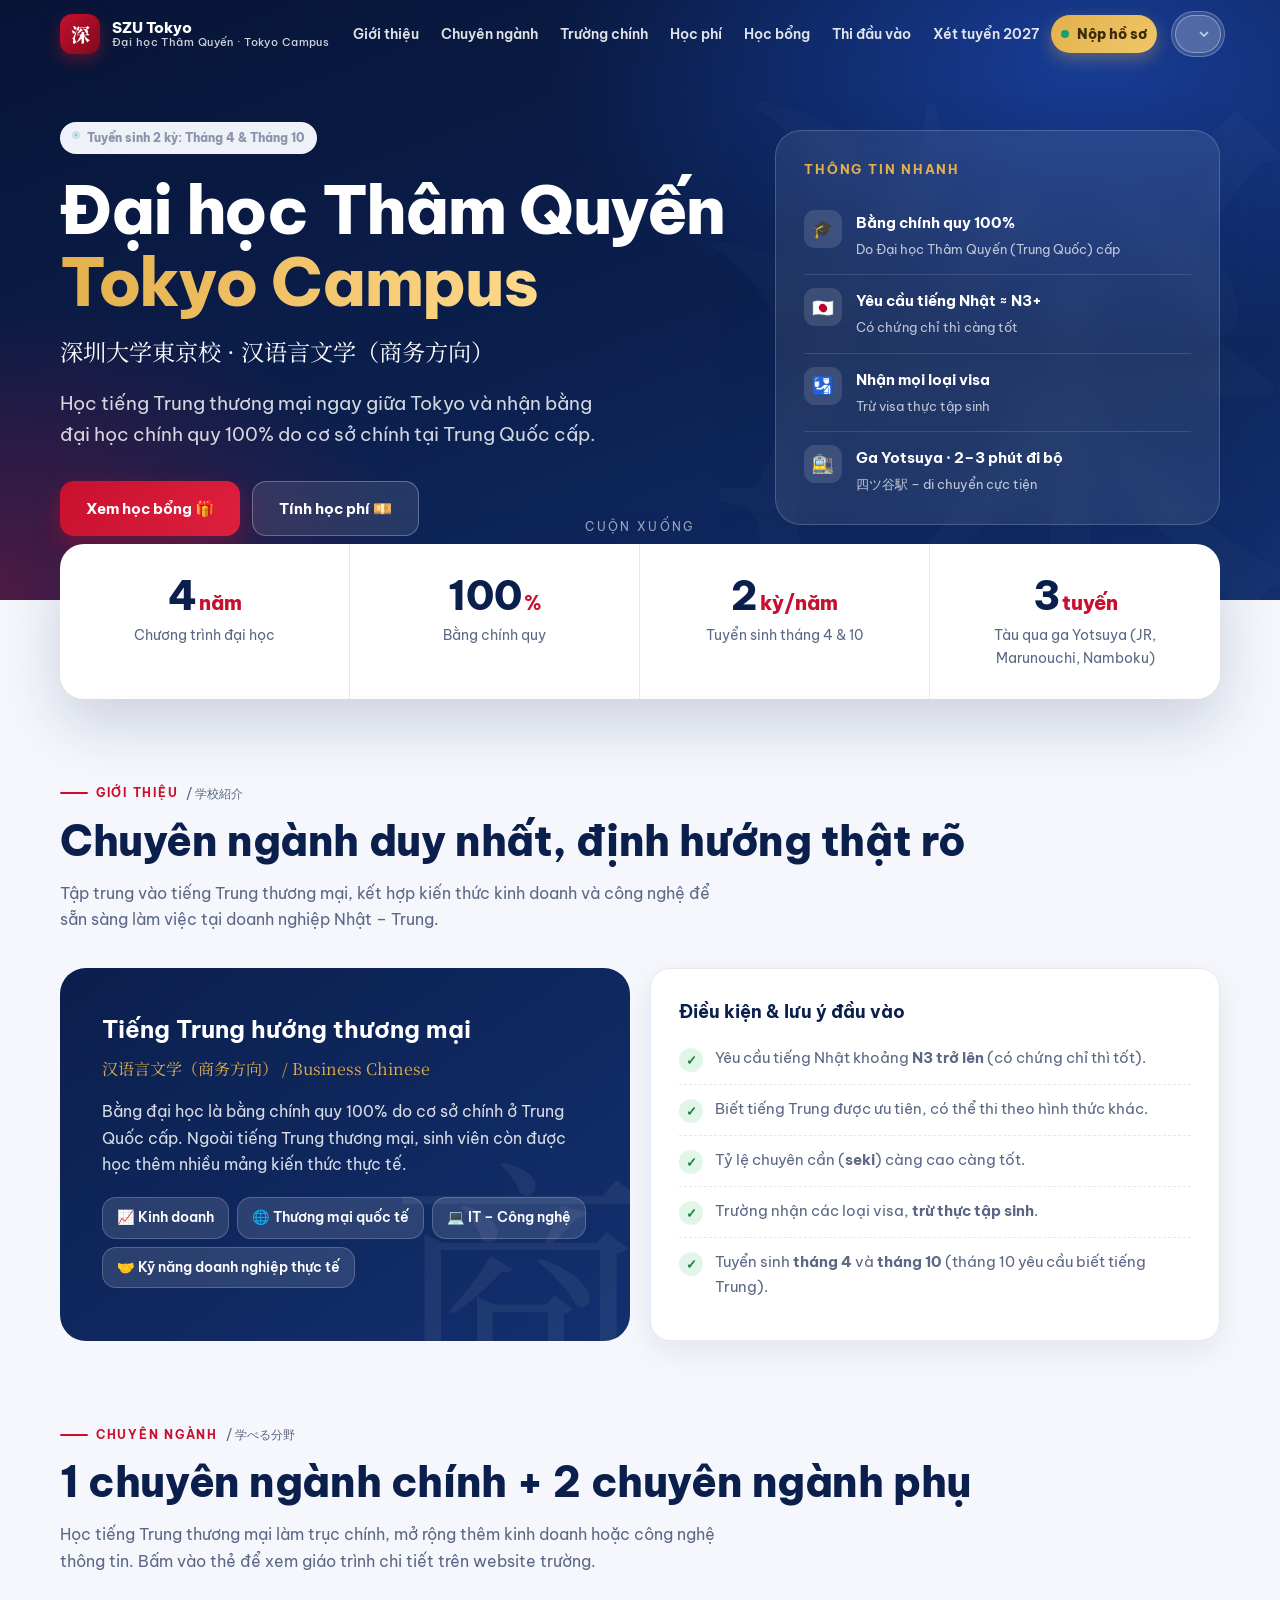
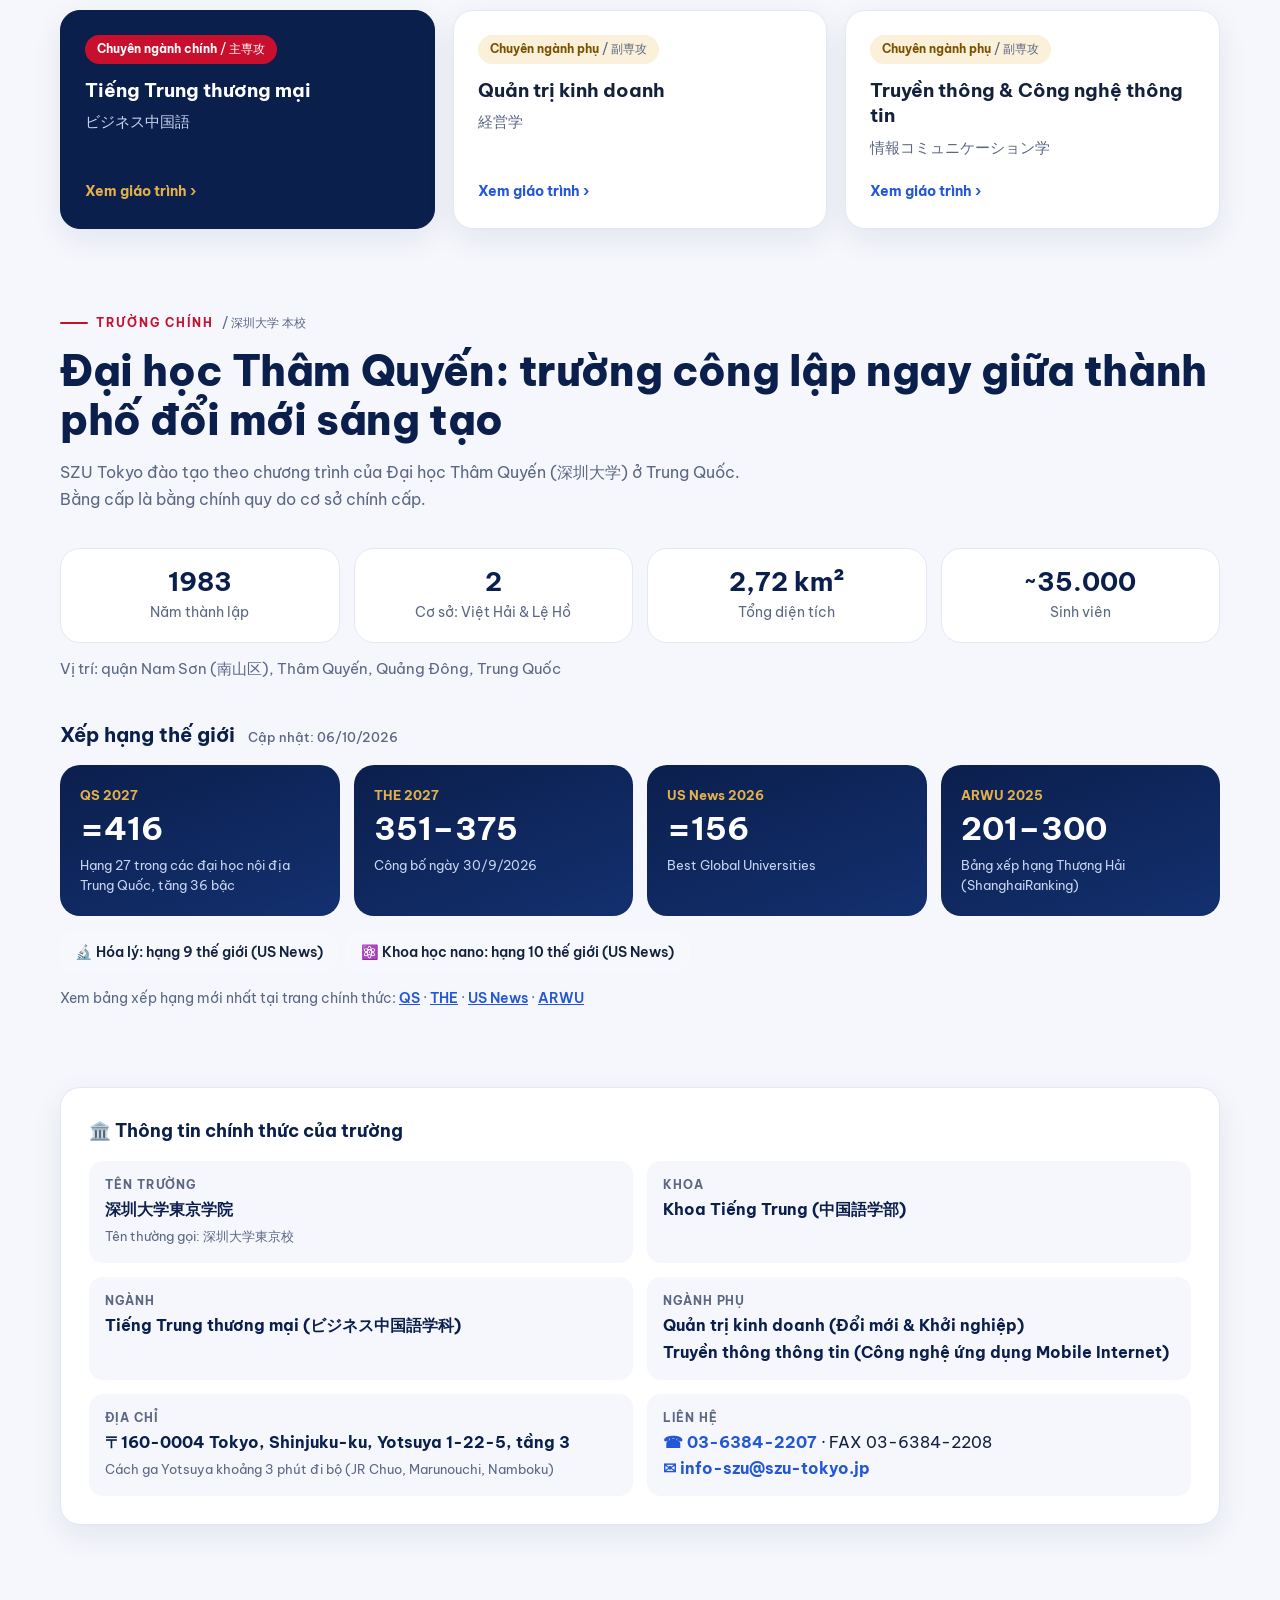
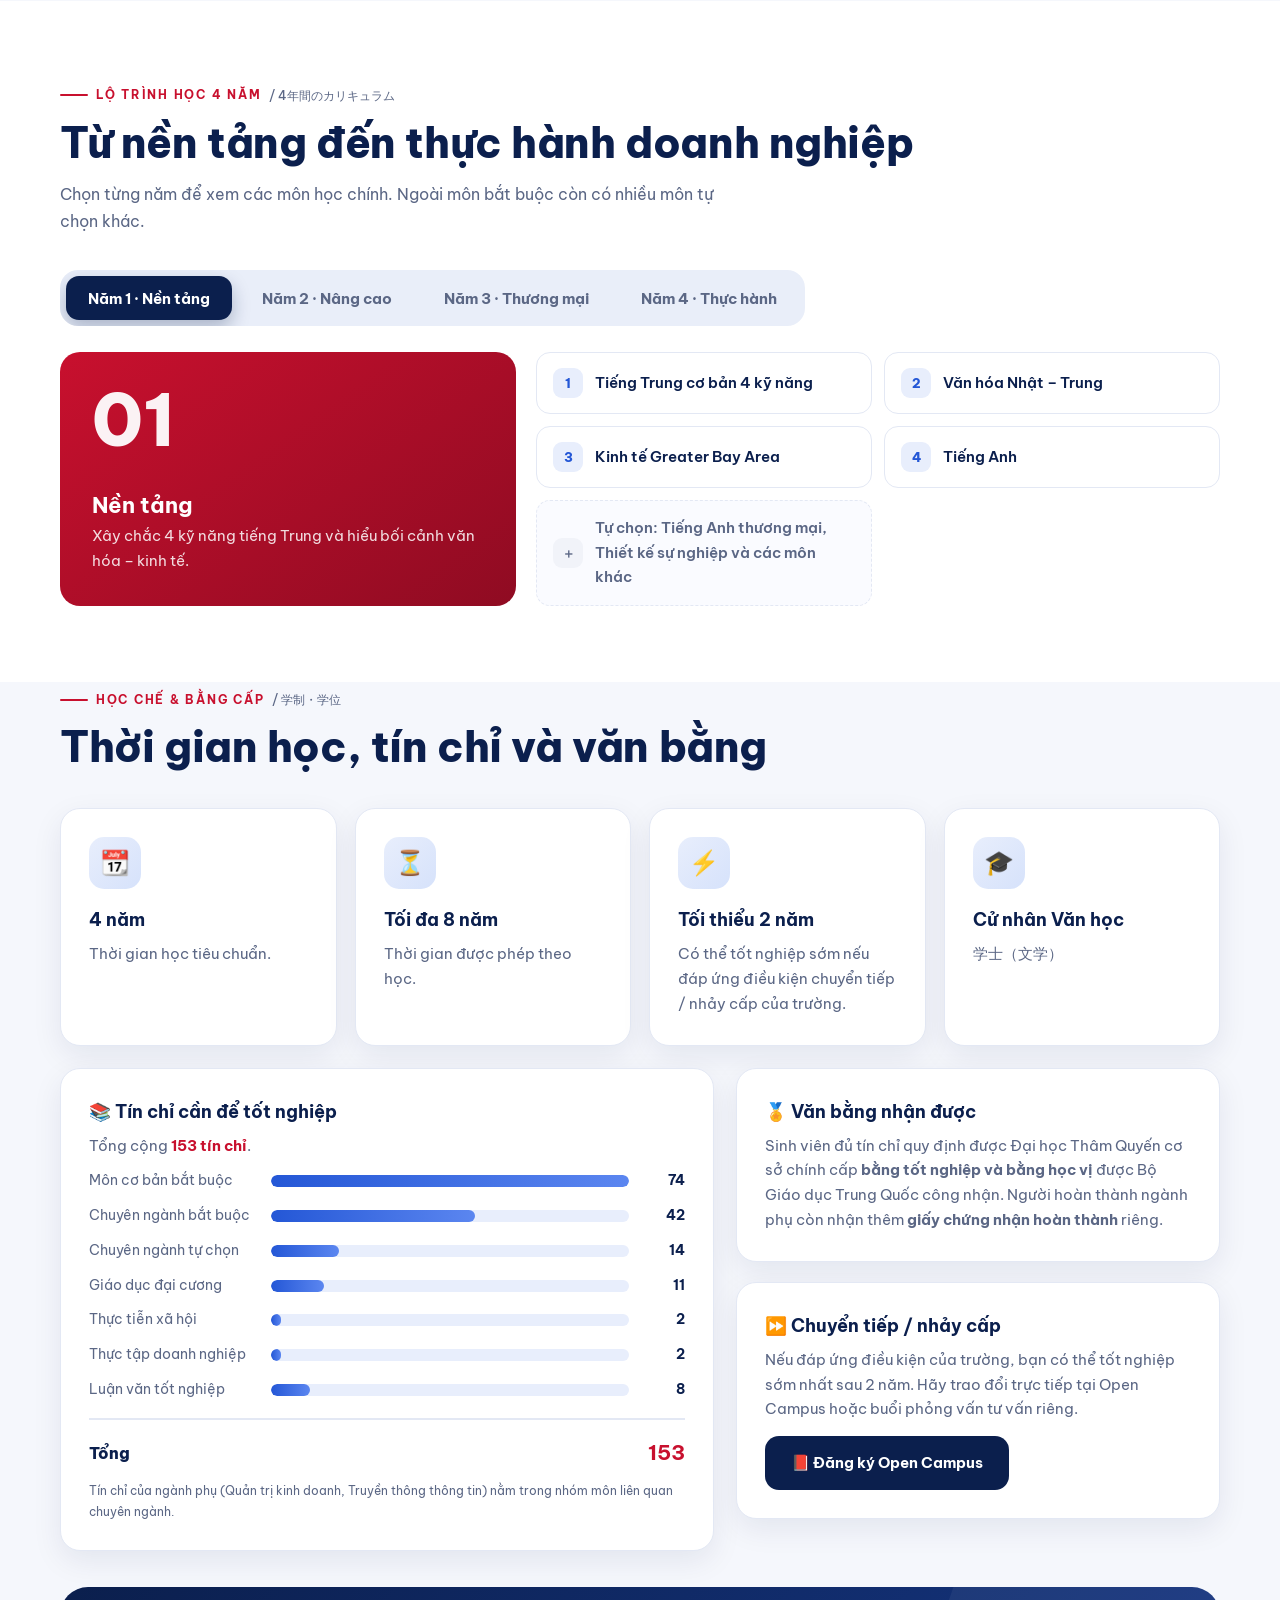
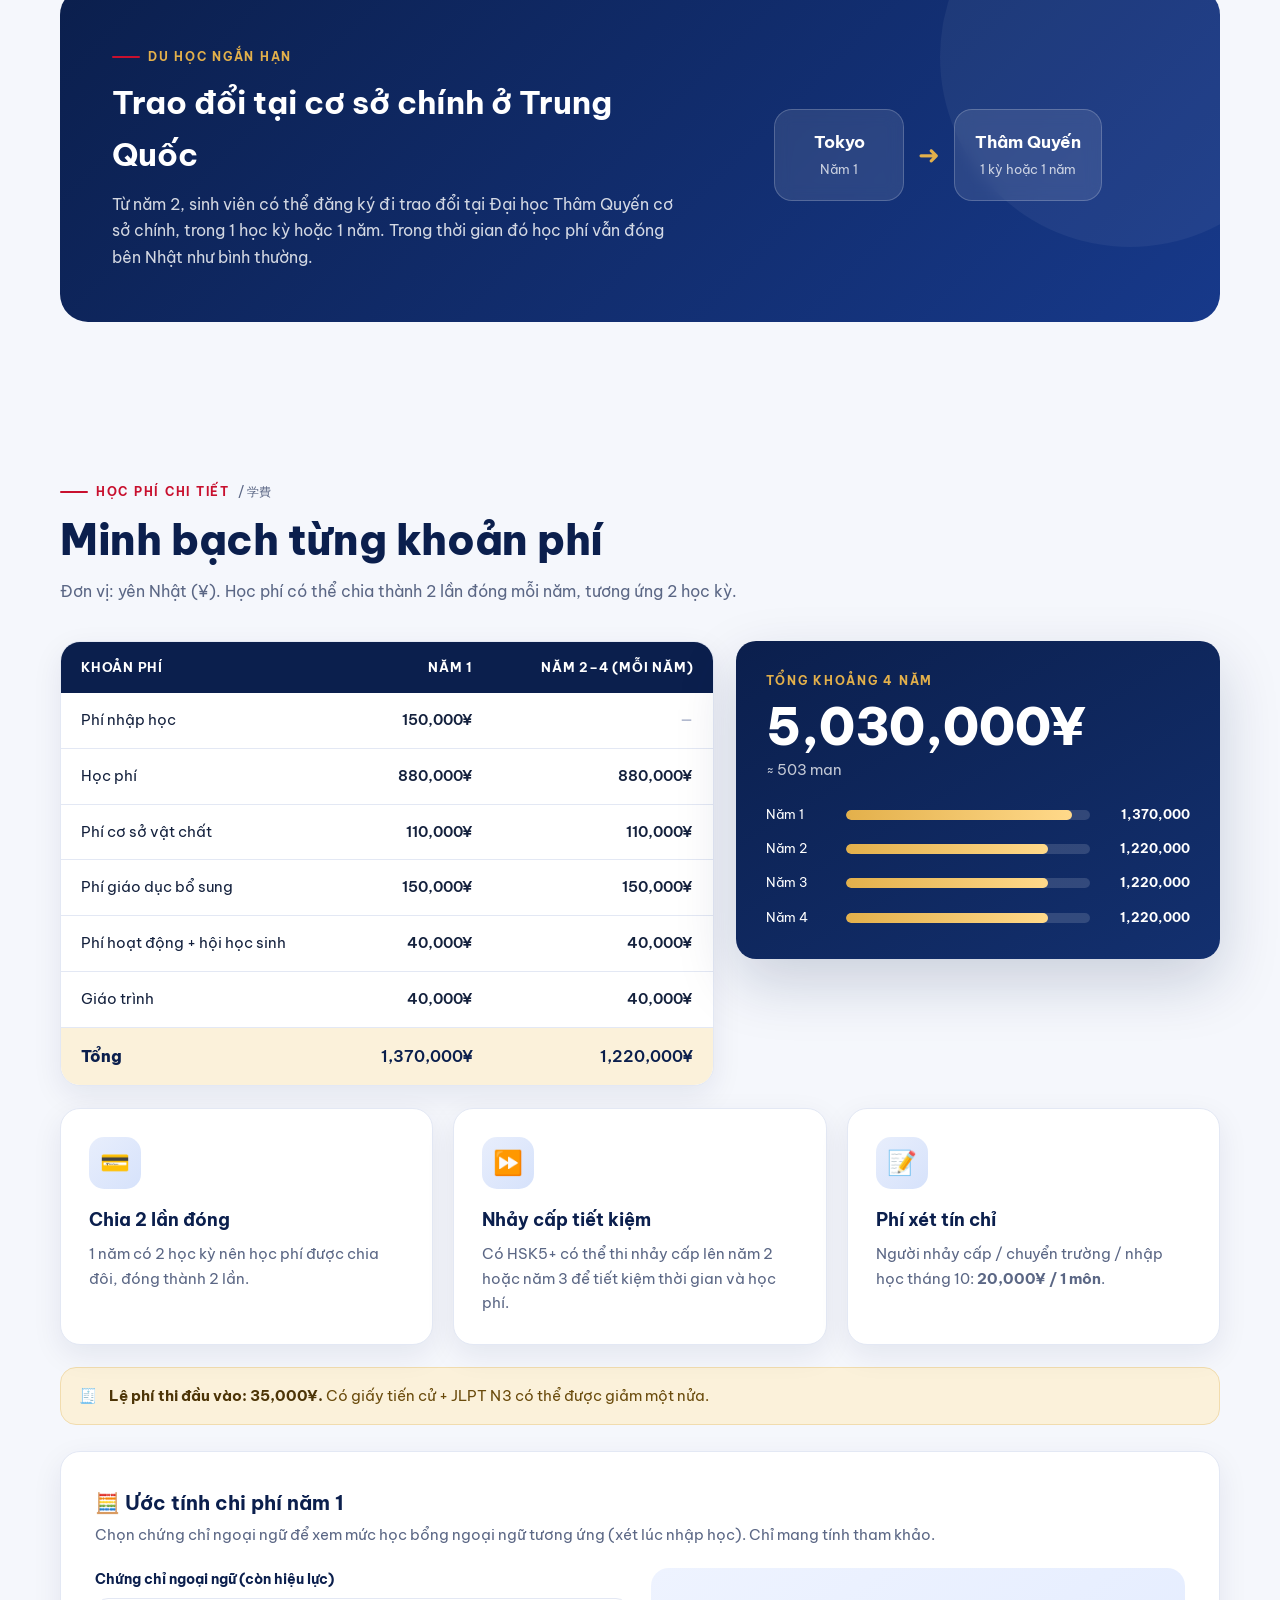
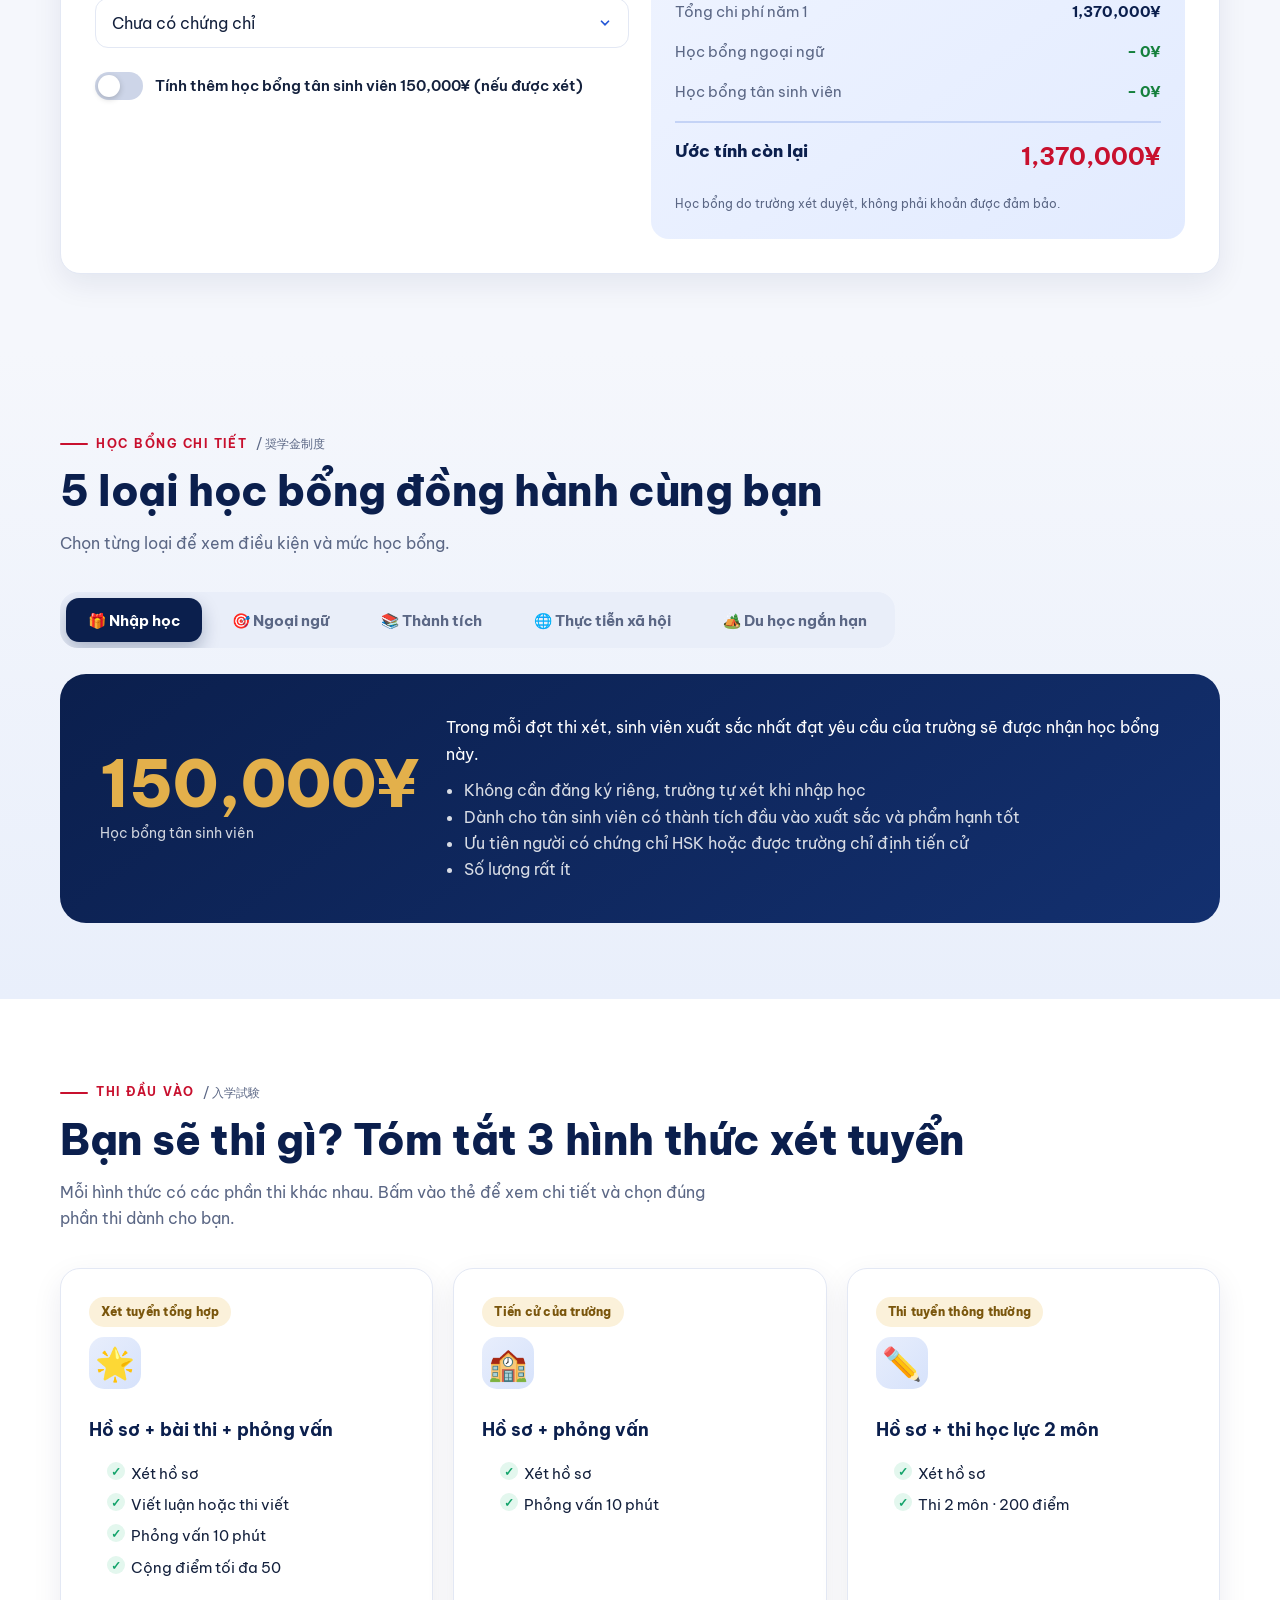
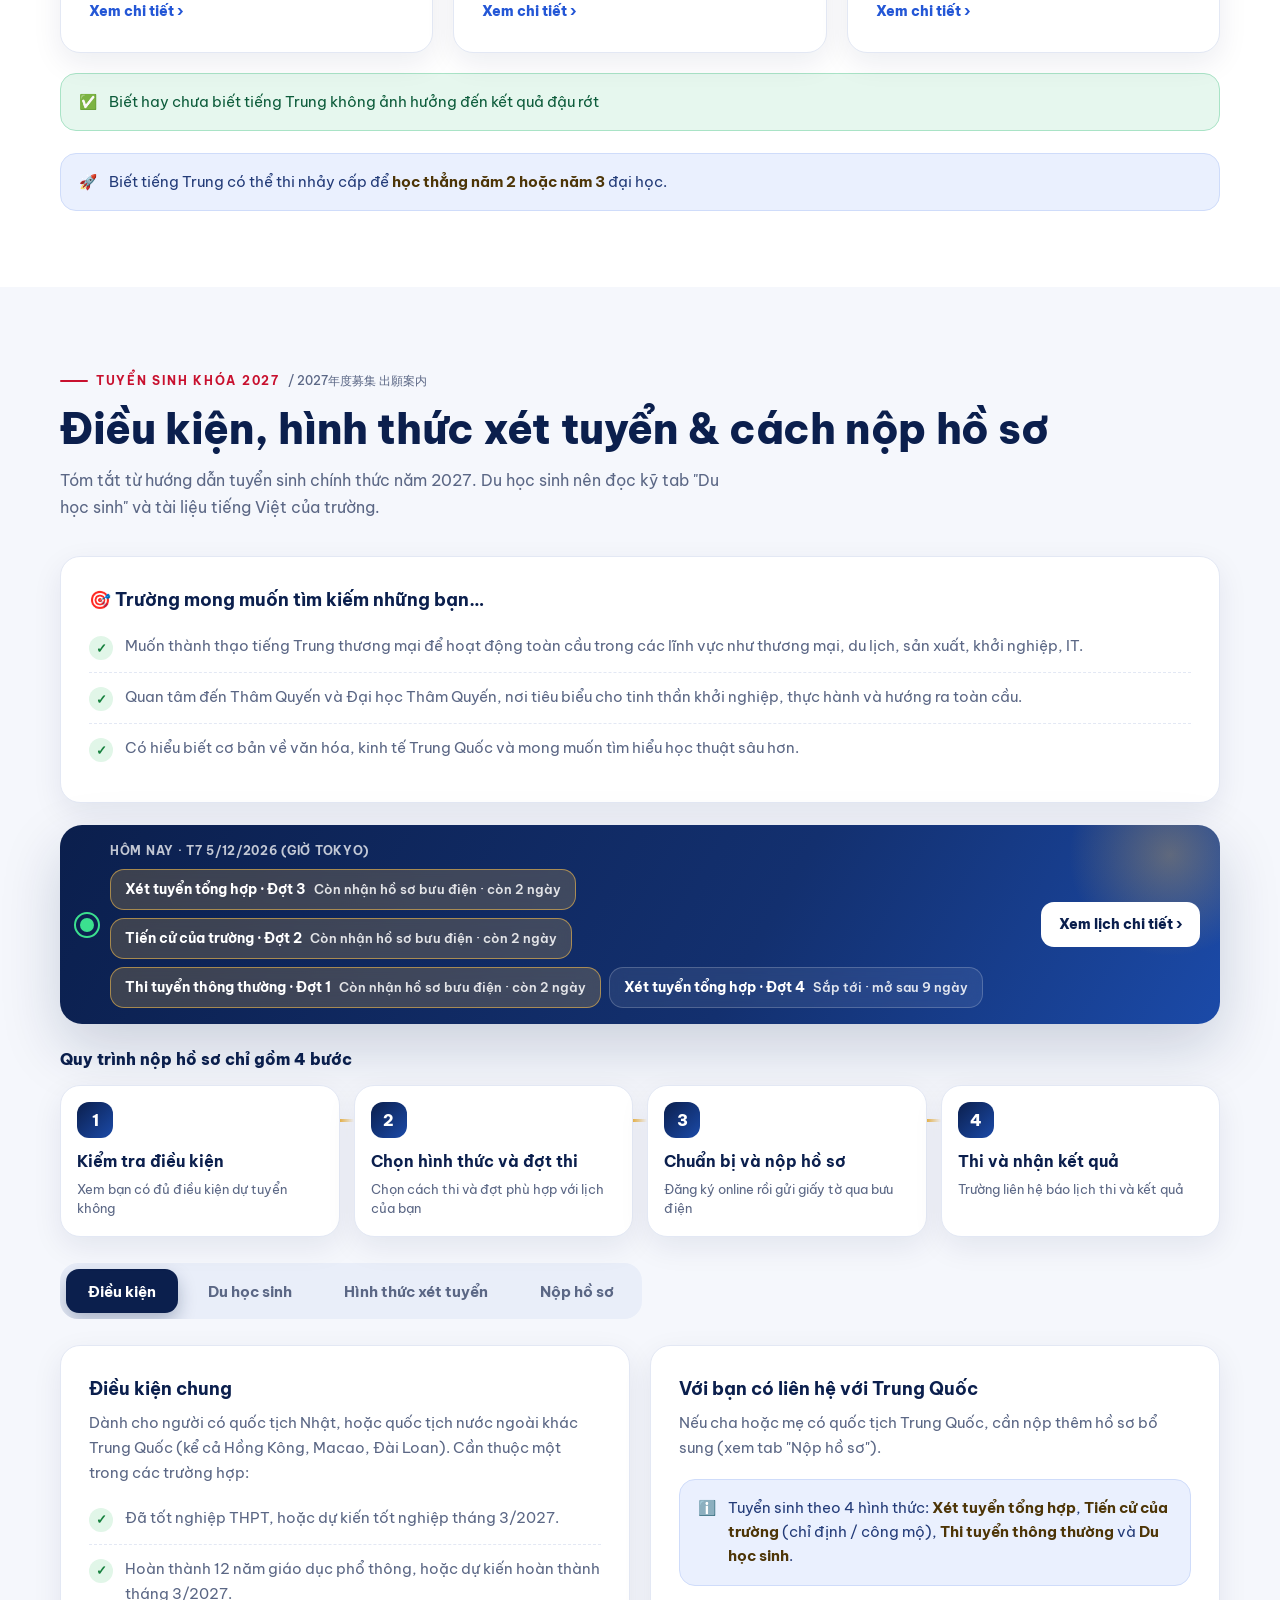
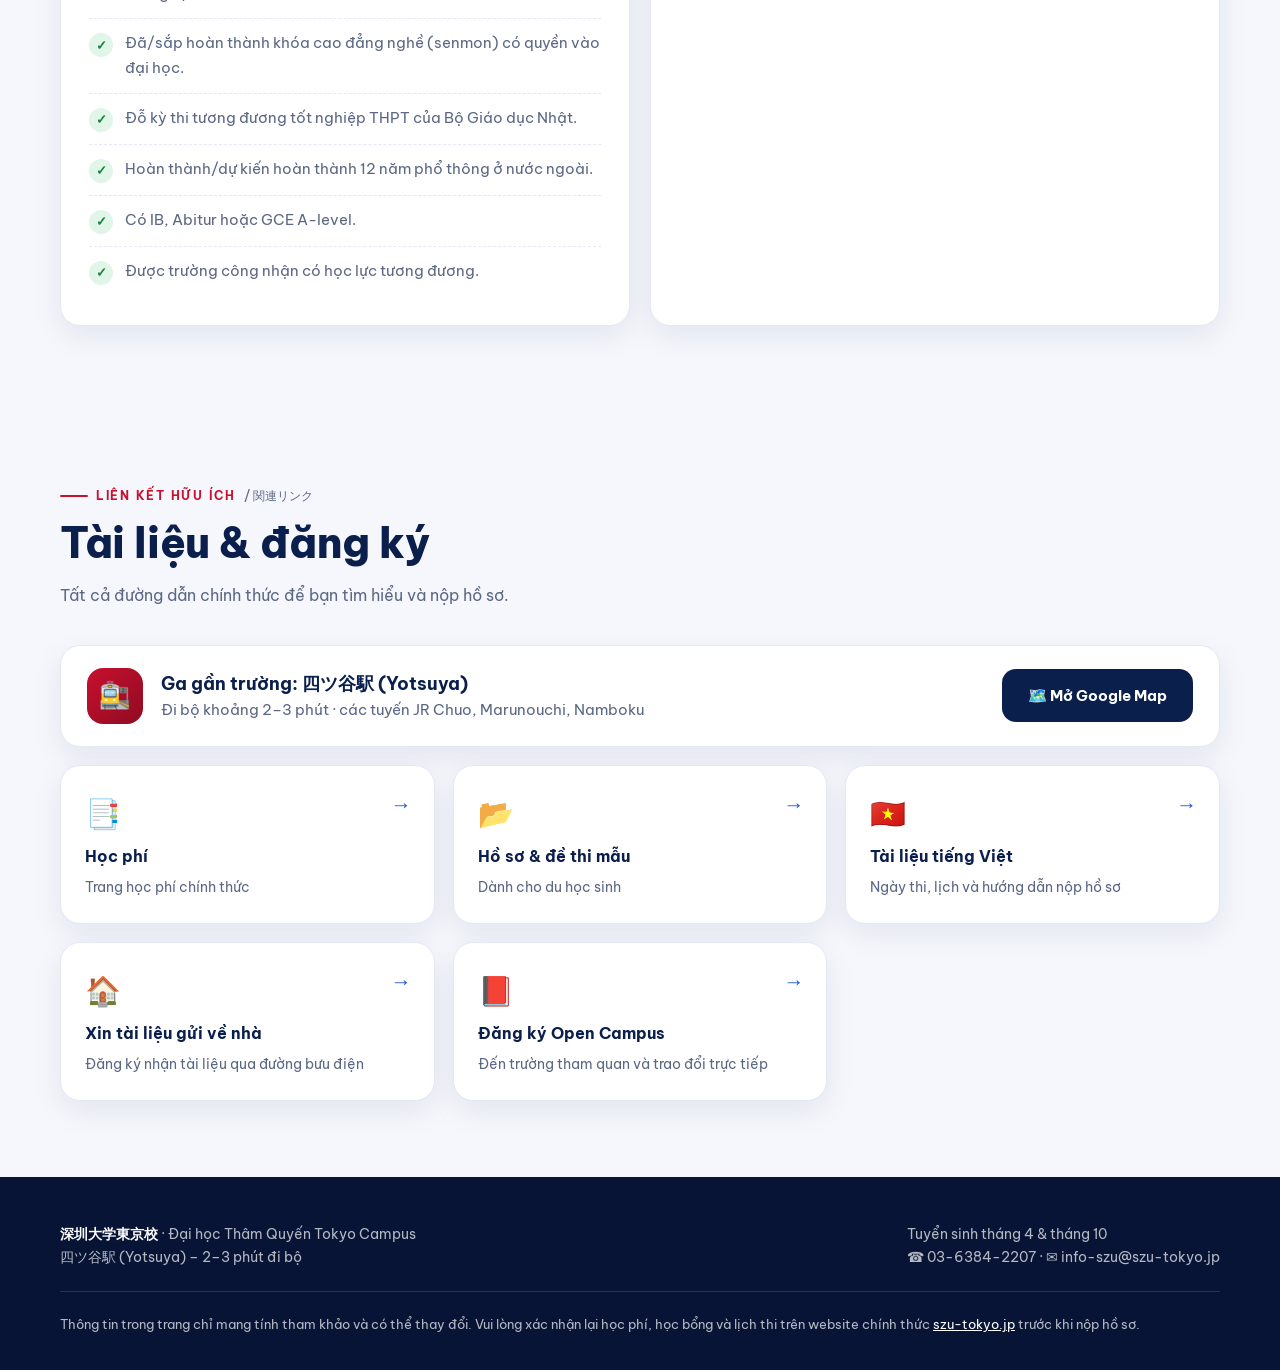
<file: index.html>
<!doctype html>
<html lang="vi">
<head>
<meta charset="utf-8">
<meta name="viewport" content="width=device-width, initial-scale=1, viewport-fit=cover">
<meta name="theme-color" content="#0b1f4d">
<title>Đại học Thâm Quyến Tokyo Campus – Cẩm nang tuyển sinh</title>
<meta name="description" content="Thông tin tuyển sinh Đại học Thâm Quyến Tokyo Campus: chương trình học, học phí, thi đầu vào, học bổng và liên kết hữu ích.">
<link rel="icon" href="favicon.ico" sizes="any">
<link rel="icon" type="image/png" sizes="32x32" href="favicon-32.png">
<link rel="icon" type="image/png" sizes="16x16" href="favicon-16.png">
<link rel="apple-touch-icon" sizes="180x180" href="apple-touch-icon.png">
<link rel="preconnect" href="https://fonts.googleapis.com">
<link rel="preconnect" href="https://fonts.gstatic.com" crossorigin>
<link href="https://fonts.googleapis.com/css2?family=Be+Vietnam+Pro:wght@400;500;600;700;800&family=Noto+Serif+SC:wght@600;700&display=swap" rel="stylesheet">
<link rel="stylesheet" href="css/style.css">
</head>
<body>
<div id="progress"></div>

<header class="nav" id="nav">
  <div class="container nav-in">
    <a href="#home" class="brand">
      <div class="logo">深</div>
      <span>SZU Tokyo<small>Đại học Thâm Quyến · Tokyo Campus</small></span>
    </a>
    <nav class="links" id="links" aria-label="Điều hướng chính">
      <a href="#gioi-thieu">Giới thiệu</a>
      <a href="#chuyen-nganh">Chuyên ngành</a>
      <a href="#truong-chinh">Trường chính</a>
      <a href="#hoc-phi">Học phí</a>
      <a href="#hoc-bong">Học bổng</a>
      <a href="#thi-dau-vao">Thi đầu vào</a>
      <a href="#xet-tuyen">Xét tuyển 2027</a>
      <a href="#xet-tuyen" class="nav-cta" data-open="a4"><i class="cta-dot"></i>Nộp hồ sơ</a>
    </nav>
    <div class="nav-tools">
      <div class="lang" id="lang"></div>
      <button class="burger" id="burger" aria-label="Mở menu" aria-expanded="false"><i></i><i></i><i></i></button>
    </div>
  </div>
</header>

<!-- HERO -->
<section class="hero" id="home">
  <div class="orb a"></div><div class="orb b"></div>
  <div class="container hero-grid">
    <div>
      <span class="badge reveal"><span class="dot"></span> Tuyển sinh 2 kỳ: Tháng 4 &amp; Tháng 10</span>
      <h1 class="reveal d1">Đại học Thâm Quyến<br><em>Tokyo Campus</em></h1>
      <div class="cn reveal d2">深圳大学東京校 · 汉语言文学（商务方向）</div>
      <p class="sub reveal d3">Học tiếng Trung thương mại ngay giữa Tokyo và nhận bằng đại học chính quy 100% do cơ sở chính tại Trung Quốc cấp.</p>
      <div class="cta reveal d4">
        <a href="#hoc-bong" class="btn primary">Xem học bổng 🎁</a>
        <a href="#hoc-phi" class="btn ghost">Tính học phí 💴</a>
      </div>
    </div>
    <aside class="hero-card reveal d2">
      <h3>Thông tin nhanh</h3>
      <div class="fact"><div class="ic">🎓</div><div><b>Bằng chính quy 100%</b><span>Do Đại học Thâm Quyến (Trung Quốc) cấp</span></div></div>
      <div class="fact"><div class="ic">🇯🇵</div><div><b>Yêu cầu tiếng Nhật ≈ N3+</b><span>Có chứng chỉ thì càng tốt</span></div></div>
      <div class="fact"><div class="ic">🛂</div><div><b>Nhận mọi loại visa</b><span>Trừ visa thực tập sinh</span></div></div>
      <div class="fact"><div class="ic">🚉</div><div><b>Ga Yotsuya · 2–3 phút đi bộ</b><span>四ツ谷駅 – di chuyển cực tiện</span></div></div>
    </aside>
  </div>
  <div class="scroll-hint">Cuộn xuống<i></i></div>
</section>

<!-- STATS -->
<section class="stats">
  <div class="container">
    <div class="stats-grid reveal">
      <div class="stat"><div class="num"><span data-count="4">0</span><small>năm</small></div><p>Chương trình đại học</p></div>
      <div class="stat"><div class="num"><span data-count="100">0</span><small>%</small></div><p>Bằng chính quy</p></div>
      <div class="stat"><div class="num"><span data-count="2">0</span><small>kỳ/năm</small></div><p>Tuyển sinh tháng 4 &amp; 10</p></div>
      <div class="stat"><div class="num"><span data-count="3">0</span><small>tuyến</small></div><p>Tàu qua ga Yotsuya (JR, Marunouchi, Namboku)</p></div>
    </div>
  </div>
</section>

<!-- ABOUT -->
<div class="ja-note" id="langNote" hidden><div class="container"></div></div>
<section id="gioi-thieu">
  <div class="container">
    <div class="section-head reveal">
      <span class="eyebrow">Giới thiệu <span class="ja">/ 学校紹介</span></span>
      <h2 class="title">Chuyên ngành duy nhất, định hướng thật rõ</h2>
      <p class="lead">Tập trung vào tiếng Trung thương mại, kết hợp kiến thức kinh doanh và công nghệ để sẵn sàng làm việc tại doanh nghiệp Nhật – Trung.</p>
    </div>
    <div class="about-grid">
      <div class="about-main reveal">
        <h3>Tiếng Trung hướng thương mại</h3>
        <div class="cn">汉语言文学（商务方向） / Business Chinese</div>
        <p>Bằng đại học là bằng chính quy 100% do cơ sở chính ở Trung Quốc cấp. Ngoài tiếng Trung thương mại, sinh viên còn được học thêm nhiều mảng kiến thức thực tế.</p>
        <div class="chips">
          <span class="chip">📈 Kinh doanh</span>
          <span class="chip">🌐 Thương mại quốc tế</span>
          <span class="chip">💻 IT – Công nghệ</span>
          <span class="chip">🤝 Kỹ năng doanh nghiệp thực tế</span>
        </div>
      </div>
      <div class="card reveal d1">
        <h3>Điều kiện &amp; lưu ý đầu vào</h3>
        <ul class="checklist">
          <li><span>Yêu cầu tiếng Nhật khoảng <b>N3 trở lên</b> (có chứng chỉ thì tốt).</span></li>
          <li><span>Biết tiếng Trung được ưu tiên, có thể thi theo hình thức khác.</span></li>
          <li><span>Tỷ lệ chuyên cần (<b>seki</b>) càng cao càng tốt.</span></li>
          <li><span>Trường nhận các loại visa, <b>trừ thực tập sinh</b>.</span></li>
          <li><span>Tuyển sinh <b>tháng 4</b> và <b>tháng 10</b> (tháng 10 yêu cầu biết tiếng Trung).</span></li>
        </ul>
      </div>
    </div>
  </div>
</section>


<section id="chuyen-nganh" style="padding-top:0">
  <div class="container">
    <div class="section-head reveal">
      <span class="eyebrow">Chuyên ngành <span class="ja">/ 学べる分野</span></span>
      <h2 class="title">1 chuyên ngành chính + 2 chuyên ngành phụ</h2>
      <p class="lead">Học tiếng Trung thương mại làm trục chính, mở rộng thêm kinh doanh hoặc công nghệ thông tin. Bấm vào thẻ để xem giáo trình chi tiết trên website trường.</p>
    </div>
    <div class="major-grid">
      <a class="major-card main reveal" href="https://szu-tokyo.jp/carriculum/#chinese" target="_blank" rel="noopener">
        <span class="tag">Chuyên ngành chính <span class="ja">/ 主専攻</span></span>
        <h3>Tiếng Trung thương mại</h3>
        <div class="ja-name">ビジネス中国語</div>
        <span class="go">Xem giáo trình ›</span>
      </a>
      <a class="major-card reveal d1" href="https://szu-tokyo.jp/carriculum/#management" target="_blank" rel="noopener">
        <span class="tag">Chuyên ngành phụ <span class="ja">/ 副専攻</span></span>
        <h3>Quản trị kinh doanh</h3>
        <div class="ja-name">経営学</div>
        <span class="go">Xem giáo trình ›</span>
      </a>
      <a class="major-card reveal d2" href="https://szu-tokyo.jp/carriculum/#it" target="_blank" rel="noopener">
        <span class="tag">Chuyên ngành phụ <span class="ja">/ 副専攻</span></span>
        <h3>Truyền thông &amp; Công nghệ thông tin</h3>
        <div class="ja-name">情報コミュニケーション学</div>
        <span class="go">Xem giáo trình ›</span>
      </a>
    </div>
  </div>
</section>


<section id="truong-chinh" style="padding-top:0">
  <div class="container">
    <div class="section-head reveal">
      <span class="eyebrow">Trường chính <span class="ja">/ 深圳大学 本校</span></span>
      <h2 class="title">Đại học Thâm Quyến: trường công lập ngay giữa thành phố đổi mới sáng tạo</h2>
      <p class="lead">SZU Tokyo đào tạo theo chương trình của Đại học Thâm Quyến (深圳大学) ở Trung Quốc. Bằng cấp là bằng chính quy do cơ sở chính cấp.</p>
    </div>
    <div class="facts reveal">
      <div><b>1983</b><span>Năm thành lập</span></div>
      <div><b>2</b><span>Cơ sở: Việt Hải &amp; Lệ Hồ</span></div>
      <div><b>2,72 km²</b><span>Tổng diện tích</span></div>
      <div><b>~35.000</b><span>Sinh viên</span></div>
    </div>
    <p class="loc reveal">Vị trí: quận Nam Sơn (南山区), Thâm Quyến, Quảng Đông, Trung Quốc</p>

    <h3 class="rank-title reveal"><span>Xếp hạng thế giới</span> <small>Cập nhật: 06/10/2026</small></h3>
    <!-- Cập nhật số liệu: sửa trực tiếp 4 thẻ .rank-card bên dưới và ngày ở trên -->
    <div class="rank-grid reveal">
      <div class="rank-card"><small>QS 2027</small><b>=416</b><p>Hạng 27 trong các đại học nội địa Trung Quốc, tăng 36 bậc</p></div>
      <div class="rank-card"><small>THE 2027</small><b>351–375</b><p>Công bố ngày 30/9/2026</p></div>
      <div class="rank-card"><small>US News 2026</small><b>=156</b><p>Best Global Universities</p></div>
      <div class="rank-card"><small>ARWU 2025</small><b>201–300</b><p>Bảng xếp hạng Thượng Hải (ShanghaiRanking)</p></div>
    </div>
    <div class="chips reveal" style="margin-top:16px">
      <span class="chip">🔬 Hóa lý: hạng 9 thế giới (US News)</span>
      <span class="chip">⚛️ Khoa học nano: hạng 10 thế giới (US News)</span>
    </div>
    <p class="src reveal"><span>Xem bảng xếp hạng mới nhất tại trang chính thức:</span>
      <a href="https://www.topuniversities.com/world-university-rankings" target="_blank" rel="noopener">QS</a> ·
      <a href="https://www.timeshighereducation.com/world-university-rankings" target="_blank" rel="noopener">THE</a> ·
      <a href="https://www.usnews.com/education/best-global-universities" target="_blank" rel="noopener">US News</a> ·
      <a href="https://www.shanghairanking.com/rankings/arwu" target="_blank" rel="noopener">ARWU</a></p>
  </div>
</section>

<section style="padding-top:0">
  <div class="container">
    <div class="card reveal">
      <h3>🏛️ Thông tin chính thức của trường</h3>
      <div class="info-grid">
        <div class="info-item"><small>Tên trường</small><b>深圳大学東京学院</b><br><span style="font-size:.84rem;color:var(--muted)">Tên thường gọi: 深圳大学東京校</span></div>
        <div class="info-item"><small>Khoa</small><b>Khoa Tiếng Trung (中国語学部)</b></div>
        <div class="info-item"><small>Ngành</small><b>Tiếng Trung thương mại (ビジネス中国語学科)</b></div>
        <div class="info-item"><small>Ngành phụ</small><b>Quản trị kinh doanh (Đổi mới &amp; Khởi nghiệp)</b><br><b>Truyền thông thông tin (Công nghệ ứng dụng Mobile Internet)</b></div>
        <div class="info-item"><small>Địa chỉ</small><b>〒160-0004 Tokyo, Shinjuku-ku, Yotsuya 1-22-5, tầng 3</b><br><span style="font-size:.84rem;color:var(--muted)">Cách ga Yotsuya khoảng 3 phút đi bộ (JR Chuo, Marunouchi, Namboku)</span></div>
        <div class="info-item"><small>Liên hệ</small><b><a href="tel:0363842207">☎ 03-6384-2207</a></b> · FAX 03-6384-2208<br><b><a href="mailto:info-szu@szu-tokyo.jp">✉ info-szu@szu-tokyo.jp</a></b></div>
      </div>
    </div>
  </div>
</section>

<!-- ROADMAP -->
<section id="lo-trinh" style="background:#fff">
  <div class="container">
    <div class="section-head reveal">
      <span class="eyebrow">Lộ trình học 4 năm <span class="ja">/ 4年間のカリキュラム</span></span>
      <h2 class="title">Từ nền tảng đến thực hành doanh nghiệp</h2>
      <p class="lead">Chọn từng năm để xem các môn học chính. Ngoài môn bắt buộc còn có nhiều môn tự chọn khác.</p>
    </div>
    <div class="tabs reveal" role="tablist" id="yearTabs">
      <button class="tab active" role="tab" data-t="y1">Năm 1 · Nền tảng</button>
      <button class="tab" role="tab" data-t="y2">Năm 2 · Nâng cao</button>
      <button class="tab" role="tab" data-t="y3">Năm 3 · Thương mại</button>
      <button class="tab" role="tab" data-t="y4">Năm 4 · Thực hành</button>
    </div>

    <div class="panel active" id="y1">
      <div class="panel-grid">
        <div class="year-badge"><div class="big">01</div><div><h3>Nền tảng</h3><p>Xây chắc 4 kỹ năng tiếng Trung và hiểu bối cảnh văn hóa – kinh tế.</p></div></div>
        <div class="subjects">
          <div class="subject"><i>1</i>Tiếng Trung cơ bản 4 kỹ năng</div>
          <div class="subject"><i>2</i>Văn hóa Nhật – Trung</div>
          <div class="subject"><i>3</i>Kinh tế Greater Bay Area</div>
          <div class="subject"><i>4</i>Tiếng Anh</div>
          <div class="subject elective"><i>＋</i>Tự chọn: Tiếng Anh thương mại, Thiết kế sự nghiệp và các môn khác</div>
        </div>
      </div>
    </div>
    <div class="panel" id="y2">
      <div class="panel-grid">
        <div class="year-badge"><div class="big">02</div><div><h3>Nâng cao</h3><p>Nâng trình tiếng Trung lên trung cấp, đào sâu Hán tự và ngữ pháp.</p></div></div>
        <div class="subjects">
          <div class="subject"><i>1</i>Tiếng Trung trung cấp</div>
          <div class="subject"><i>2</i>Văn hóa trà Trung Quốc</div>
          <div class="subject"><i>3</i>Hán tự &amp; giải thích chữ Hán</div>
          <div class="subject"><i>4</i>Ngữ pháp nâng cao</div>
          <div class="subject"><i>5</i>Giới thiệu Thâm Quyến</div>
          <div class="subject elective"><i>＋</i>Tự chọn: Tiếng Anh thương mại, tiếng Quảng Đông, từ vựng &amp; ngữ pháp khó và các môn khác</div>
        </div>
      </div>
    </div>
    <div class="panel" id="y3">
      <div class="panel-grid">
        <div class="year-badge"><div class="big">03</div><div><h3>Thương mại</h3><p>Chuyên sâu tiếng Trung thương mại, đàm phán và pháp luật.</p></div></div>
        <div class="subjects">
          <div class="subject"><i>1</i>Tiếng Trung thương mại</div>
          <div class="subject"><i>2</i>Nghe nói thương mại</div>
          <div class="subject"><i>3</i>Đọc hiểu tài liệu kinh doanh</div>
          <div class="subject"><i>4</i>Đàm phán thương mại quốc tế</div>
          <div class="subject"><i>5</i>Báo chí kinh tế</div>
          <div class="subject"><i>6</i>Luật pháp Trung Quốc</div>
          <div class="subject"><i>7</i>Hướng dẫn luận văn</div>
          <div class="subject"><i>8</i>Tổng quan về Trung Quốc</div>
          <div class="subject"><i>9</i>Đọc hiểu kinh tế Trung Quốc</div>
        </div>
      </div>
    </div>
    <div class="panel" id="y4">
      <div class="panel-grid">
        <div class="year-badge"><div class="big">04</div><div><h3>Thực hành</h3><p>Hoàn thiện luận văn và thực tập tại doanh nghiệp.</p></div></div>
        <div class="subjects">
          <div class="subject"><i>1</i>Hội thoại thương mại nâng cao</div>
          <div class="subject"><i>2</i>Nghiệp vụ thương mại quốc tế</div>
          <div class="subject"><i>3</i>Làm luận văn</div>
          <div class="subject"><i>4</i>Thực tập doanh nghiệp</div>
          <div class="subject"><i>5</i>Tư vấn luận văn</div>
        </div>
      </div>
    </div>
  </div>
</section>

<!-- CREDITS -->
<section id="tin-chi" style="padding-top:0">
  <div class="container">
    <div class="section-head reveal">
      <span class="eyebrow">Học chế &amp; bằng cấp <span class="ja">/ 学制・学位</span></span>
      <h2 class="title">Thời gian học, tín chỉ và văn bằng</h2>
    </div>
    <div class="grid-4 reveal" style="margin-bottom:22px">
      <div class="card"><div class="ic">📆</div><h3>4 năm</h3><p>Thời gian học tiêu chuẩn.</p></div>
      <div class="card"><div class="ic">⏳</div><h3>Tối đa 8 năm</h3><p>Thời gian được phép theo học.</p></div>
      <div class="card"><div class="ic">⚡</div><h3>Tối thiểu 2 năm</h3><p>Có thể tốt nghiệp sớm nếu đáp ứng điều kiện chuyển tiếp / nhảy cấp của trường.</p></div>
      <div class="card"><div class="ic">🎓</div><h3>Cử nhân Văn học</h3><p>学士（文学）</p></div>
    </div>
    <div class="tuition-wrap">
      <div class="card reveal">
        <h3>📚 Tín chỉ cần để tốt nghiệp</h3>
        <p style="margin-bottom:10px">Tổng cộng <b style="color:var(--red)"><span data-count="153">0</span> tín chỉ</b>.</p>
        <div class="credit-row"><span>Môn cơ bản bắt buộc</span><div class="track"><i style="width:100%"></i></div><b>74</b></div>
        <div class="credit-row"><span>Chuyên ngành bắt buộc</span><div class="track"><i style="width:56.8%"></i></div><b>42</b></div>
        <div class="credit-row"><span>Chuyên ngành tự chọn</span><div class="track"><i style="width:18.9%"></i></div><b>14</b></div>
        <div class="credit-row"><span>Giáo dục đại cương</span><div class="track"><i style="width:14.9%"></i></div><b>11</b></div>
        <div class="credit-row"><span>Thực tiễn xã hội</span><div class="track"><i style="width:2.7%"></i></div><b>2</b></div>
        <div class="credit-row"><span>Thực tập doanh nghiệp</span><div class="track"><i style="width:2.7%"></i></div><b>2</b></div>
        <div class="credit-row"><span>Luận văn tốt nghiệp</span><div class="track"><i style="width:10.8%"></i></div><b>8</b></div>
        <div class="credit-row total"><span>Tổng</span><span></span><b>153</b></div>
        <div class="tiny">Tín chỉ của ngành phụ (Quản trị kinh doanh, Truyền thông thông tin) nằm trong nhóm môn liên quan chuyên ngành.</div>
      </div>
      <div class="reveal d1" style="display:grid;gap:20px">
        <div class="card">
          <h3>🏅 Văn bằng nhận được</h3>
          <p>Sinh viên đủ tín chỉ quy định được Đại học Thâm Quyến cơ sở chính cấp <b>bằng tốt nghiệp và bằng học vị</b> được Bộ Giáo dục Trung Quốc công nhận. Người hoàn thành ngành phụ còn nhận thêm <b>giấy chứng nhận hoàn thành</b> riêng.</p>
        </div>
        <div class="card">
          <h3>⏩ Chuyển tiếp / nhảy cấp</h3>
          <p>Nếu đáp ứng điều kiện của trường, bạn có thể tốt nghiệp sớm nhất sau 2 năm. Hãy trao đổi trực tiếp tại Open Campus hoặc buổi phỏng vấn tư vấn riêng.</p>
          <a class="btn dark" style="margin-top:14px" href="https://szu-tokyo.jp/contact/" target="_blank" rel="noopener">📕 Đăng ký Open Campus</a>
        </div>
      </div>
    </div>

    <div class="exchange reveal" style="margin-top:36px">
      <div>
        <span class="eyebrow" style="color:var(--gold)">Du học ngắn hạn</span>
        <h3>Trao đổi tại cơ sở chính ở Trung Quốc</h3>
        <p>Từ năm 2, sinh viên có thể đăng ký đi trao đổi tại Đại học Thâm Quyến cơ sở chính, trong 1 học kỳ hoặc 1 năm. Trong thời gian đó học phí vẫn đóng bên Nhật như bình thường.</p>
      </div>
      <div class="route">
        <div class="node"><b>Tokyo</b><span>Năm 1</span></div>
        <div class="arrow">➜</div>
        <div class="node"><b>Thâm Quyến</b><span>1 kỳ hoặc 1 năm</span></div>
      </div>
    </div>
  </div>
</section>

<!-- TUITION -->
<section id="hoc-phi">
  <div class="container">
    <div class="section-head reveal">
      <span class="eyebrow">Học phí chi tiết <span class="ja">/ 学費</span></span>
      <h2 class="title">Minh bạch từng khoản phí</h2>
      <p class="lead">Đơn vị: yên Nhật (¥). Học phí có thể chia thành 2 lần đóng mỗi năm, tương ứng 2 học kỳ.</p>
    </div>
    <div class="tuition-wrap">
      <div class="table-card reveal">
        <div class="table-scroll">
          <table>
            <thead><tr><th>Khoản phí</th><th>Năm 1</th><th>Năm 2–4 (mỗi năm)</th></tr></thead>
            <tbody>
              <tr><td>Phí nhập học</td><td>150,000¥</td><td class="dash">—</td></tr>
              <tr><td>Học phí</td><td>880,000¥</td><td>880,000¥</td></tr>
              <tr><td>Phí cơ sở vật chất</td><td>110,000¥</td><td>110,000¥</td></tr>
              <tr><td>Phí giáo dục bổ sung</td><td>150,000¥</td><td>150,000¥</td></tr>
              <tr><td>Phí hoạt động + hội học sinh</td><td>40,000¥</td><td>40,000¥</td></tr>
              <tr><td>Giáo trình</td><td>40,000¥</td><td>40,000¥</td></tr>
            </tbody>
            <tfoot><tr><td>Tổng</td><td>1,370,000¥</td><td>1,220,000¥</td></tr></tfoot>
          </table>
        </div>
      </div>
      <div class="reveal d1">
        <div class="total-card">
          <div class="label">Tổng khoảng 4 năm</div>
          <div class="amount"><span data-count="5030000" data-format="1">0</span>¥</div>
          <div class="sub">≈ 503 man</div>
          <div class="bars" id="bars">
            <div class="bar-row"><span>Năm 1</span><div class="bar"><i data-w="27.2"></i></div><b>1,370,000</b></div>
            <div class="bar-row"><span>Năm 2</span><div class="bar"><i data-w="24.3"></i></div><b>1,220,000</b></div>
            <div class="bar-row"><span>Năm 3</span><div class="bar"><i data-w="24.3"></i></div><b>1,220,000</b></div>
            <div class="bar-row"><span>Năm 4</span><div class="bar"><i data-w="24.3"></i></div><b>1,220,000</b></div>
          </div>
        </div>
      </div>
    </div>

    <div class="grid-3" style="margin-top:22px">
      <div class="card reveal"><div class="ic">💳</div><h3>Chia 2 lần đóng</h3><p>1 năm có 2 học kỳ nên học phí được chia đôi, đóng thành 2 lần.</p></div>
      <div class="card reveal d1"><div class="ic">⏩</div><h3>Nhảy cấp tiết kiệm</h3><p>Có HSK5+ có thể thi nhảy cấp lên năm 2 hoặc năm 3 để tiết kiệm thời gian và học phí.</p></div>
      <div class="card reveal d2"><div class="ic">📝</div><h3>Phí xét tín chỉ</h3><p>Người nhảy cấp / chuyển trường / nhập học tháng 10: <b>20,000¥ / 1 môn</b>.</p></div>
    </div>
    <div class="note reveal"><span>🧾</span><div><b>Lệ phí thi đầu vào: 35,000¥.</b> Có giấy tiến cử + JLPT N3 có thể được giảm một nửa.</div></div>

    <!-- calculator -->
    <div class="calc reveal">
      <h3>🧮 Ước tính chi phí năm 1</h3>
      <p>Chọn chứng chỉ ngoại ngữ để xem mức học bổng ngoại ngữ tương ứng (xét lúc nhập học). Chỉ mang tính tham khảo.</p>
      <div class="calc-grid">
        <div>
          <label class="f" for="cert">Chứng chỉ ngoại ngữ (còn hiệu lực)</label>
          <select id="cert">
            <option value="0">Chưa có chứng chỉ</option>
            <option value="60000">HSK4 / JLPT N3 / Eiken 2級</option>
            <option value="120000">HSK5 / JLPT N2 / Eiken 準1級</option>
            <option value="240000">HSK6 (240+) / JLPT N1 / Eiken 1級</option>
          </select>
          <label class="switch"><input type="checkbox" id="newbie"><span class="tr"></span>Tính thêm học bổng tân sinh viên 150,000¥ (nếu được xét)</label>
        </div>
        <div class="result" aria-live="polite">
          <div class="row"><span>Tổng chi phí năm 1</span><b>1,370,000¥</b></div>
          <div class="row minus"><span>Học bổng ngoại ngữ</span><b id="rCert">− 0¥</b></div>
          <div class="row minus"><span>Học bổng tân sinh viên</span><b id="rNew">− 0¥</b></div>
          <div class="row sum"><span>Ước tính còn lại</span><b id="rTotal">1,370,000¥</b></div>
          <div class="tiny">Học bổng do trường xét duyệt, không phải khoản được đảm bảo.</div>
        </div>
      </div>
    </div>
  </div>
</section>

<!-- SCHOLARSHIP -->
<section id="hoc-bong" class="sch-bg">
  <div class="container">
    <div class="section-head reveal">
      <span class="eyebrow">Học bổng chi tiết <span class="ja">/ 奨学金制度</span></span>
      <h2 class="title">5 loại học bổng đồng hành cùng bạn</h2>
      <p class="lead">Chọn từng loại để xem điều kiện và mức học bổng.</p>
    </div>
    <div class="tabs sch-tabs reveal" role="tablist" id="schTabs">
      <button class="tab active" data-t="s1">🎁 Nhập học</button>
      <button class="tab" data-t="s2">🎯 Ngoại ngữ</button>
      <button class="tab" data-t="s3">📚 Thành tích</button>
      <button class="tab" data-t="s4">🌐 Thực tiễn xã hội</button>
      <button class="tab" data-t="s5">🏕️ Du học ngắn hạn</button>
    </div>

    <div class="sch-panel active" id="s1">
      <div class="big-sch">
        <div><div class="v">150,000¥</div><div style="opacity:.8;font-size:.9rem;margin-top:6px">Học bổng tân sinh viên</div></div>
        <div>
          <p>Trong mỗi đợt thi xét, sinh viên xuất sắc nhất đạt yêu cầu của trường sẽ được nhận học bổng này.</p>
          <ul><li>Không cần đăng ký riêng, trường tự xét khi nhập học</li><li>Dành cho tân sinh viên có thành tích đầu vào xuất sắc và phẩm hạnh tốt</li><li>Ưu tiên người có chứng chỉ HSK hoặc được trường chỉ định tiến cử</li><li>Số lượng rất ít</li></ul>
        </div>
      </div>
    </div>

    <div class="sch-panel" id="s2">
      <div class="cert-list">
        <div class="cert"><div class="m">🏆</div><div><h4>Cấp cao nhất</h4><div class="pills"><span class="pill">HSK6 (240+)</span><span class="pill">JLPT N1</span><span class="pill">Eiken 1級</span></div></div><div class="v">240,000¥</div></div>
        <div class="cert"><div class="m">🥈</div><div><h4>Cấp trung – cao</h4><div class="pills"><span class="pill">HSK5</span><span class="pill">JLPT N2</span><span class="pill">Eiken 準1級</span></div></div><div class="v">120,000¥</div></div>
        <div class="cert"><div class="m">🥉</div><div><h4>Cấp trung</h4><div class="pills"><span class="pill">HSK4</span><span class="pill">JLPT N3</span><span class="pill">Eiken 2級</span></div></div><div class="v">60,000¥</div></div>
      </div>
      <div class="note blue"><span>⭐</span><div><b>Điểm nổi bật:</b> sinh viên chứng minh được năng lực tiếng Trung bằng chứng chỉ HSK trước khi nhập học đều được nhận học bổng này.</div></div>
      <div class="note"><span>⚠️</span><div><b>Cần nộp đơn đăng ký.</b> Chứng chỉ phải được cấp trong vòng <b>2 năm trước khi nhập học</b> và nộp bản chứng nhận đỗ trước khi nhập học. Nếu có nhiều chứng chỉ, trường lấy mức cao nhất làm chuẩn.</div></div>
    </div>

    <div class="sch-panel" id="s3">
      <div class="note blue" style="margin:0 0 22px"><span>📌</span><div>Áp dụng từ <b>năm 2</b>, <b>cần nộp đơn</b>. Dành cho sinh viên xuất sắc, phẩm hạnh tốt, đạt tiêu chuẩn đánh giá của trường (số lượng có hạn). Mức tham khảo: <b>GPA tối thiểu 3.5/4.5</b> và tỷ lệ chuyên cần (seki) <b>từ 90% trở lên</b>.</div></div>
      <div class="rank-grid">
        <div class="rank first"><div class="medal">🥇</div><div class="name">Hạng nhất</div><div class="val">400,000¥</div></div>
        <div class="rank"><div class="medal">🥈</div><div class="name">Hạng nhì</div><div class="val">200,000¥</div></div>
        <div class="rank"><div class="medal">🥉</div><div class="name">Hạng ba</div><div class="val">100,000¥</div></div>
      </div>
      <div class="criteria"><strong>Xét dựa trên:</strong><span>Điểm số</span><span>Chuyên cần</span><span>Thái độ học tập</span><span>Thành tích tổng hợp</span></div>
    </div>

    <div class="sch-panel" id="s4">
      <div class="note blue" style="margin:0 0 22px"><span>📌</span><div>Dành cho sinh viên <b>từ năm 2 trở lên</b>, <b>cần nộp đơn</b>: tích cực tham gia thực tiễn xã hội, phẩm hạnh tốt, đạt tiêu chuẩn đánh giá của trường.</div></div>
      <div class="rank-grid">
        <div class="rank first"><div class="medal">🥇</div><div class="name">Hạng nhất</div><div class="val">200,000¥</div></div>
        <div class="rank"><div class="medal">🥈</div><div class="name">Hạng nhì</div><div class="val">120,000¥</div></div>
        <div class="rank"><div class="medal">🥉</div><div class="name">Hạng ba</div><div class="val">60,000¥</div></div>
      </div>
      <div class="criteria"><strong>Xét dựa trên:</strong><span>Đóng góp cộng đồng</span><span>Nhiệt huyết</span><span>Học tập</span><span>Chuyên cần</span></div>
    </div>

    <div class="sch-panel" id="s5">
      <div class="camp">
        <div class="hero-camp">
          <div class="big">2 <small>tuần</small></div>
          <h3>Hỗ trợ du học ngắn hạn tại Trung Quốc</h3>
          <p>Tổ chức tại Đại học Thâm Quyến cơ sở chính. Học tập, trải nghiệm và tham quan doanh nghiệp vừa và lớn tại Thâm Quyến.</p>
        </div>
        <div class="two-col-list">
          <div class="card"><h3>✅ Trường hỗ trợ</h3>
            <ul class="mini-list"><li>Khách sạn 🏨</li><li>Hoạt động trải nghiệm</li><li>Tham quan doanh nghiệp lớn tại Trung Quốc</li><li>Di chuyển trong Thâm Quyến</li><li>Và nhiều hoạt động khác</li></ul>
          </div>
          <div class="card"><h3>🎒 Sinh viên tự túc</h3>
            <ul class="mini-list"><li>Vé máy bay</li><li>Visa</li><li>Chi phí cá nhân</li></ul>
          </div>
        </div>
      </div>
      <div class="note"><span>⭐</span><div>Hình thức <b>miễn giảm chi phí</b> du học ngắn hạn (học phí, phí hoạt động). <b>Cần nộp đơn</b>, áp dụng từ năm 2 cho sinh viên tham gia chương trình ngắn hạn tại Đại học Thâm Quyến cơ sở chính, <b>không áp dụng với sinh viên nhảy cấp</b>. Số lượng có hạn, ưu tiên sinh viên có thành tích tốt.</div></div>
    </div>
  </div>
</section>

<!-- EXAM -->
<section id="thi-dau-vao" style="background:#fff">
  <div class="container">
    <div class="section-head reveal">
      <span class="eyebrow">Thi đầu vào <span class="ja">/ 入学試験</span></span>
      <h2 class="title">Bạn sẽ thi gì? Tóm tắt 3 hình thức xét tuyển</h2>
      <p class="lead">Mỗi hình thức có các phần thi khác nhau. Bấm vào thẻ để xem chi tiết và chọn đúng phần thi dành cho bạn.</p>
    </div>
    <div class="grid-3 ex-cards">
      <a class="card exq reveal" href="#xet-tuyen" data-open="a3" data-exm="gt" data-to="admTabs">
        <span class="tag">Xét tuyển tổng hợp</span><div class="ic">🌟</div><h3>Hồ sơ + bài thi + phỏng vấn</h3>
        <ul class="exq-list"><li>Xét hồ sơ</li><li>Viết luận hoặc thi viết</li><li>Phỏng vấn 10 phút</li><li>Cộng điểm tối đa 50</li></ul><span class="exq-go">Xem chi tiết ›</span>
      </a>
      <a class="card exq reveal d1" href="#xet-tuyen" data-open="a3" data-exm="tc" data-to="admTabs">
        <span class="tag">Tiến cử của trường</span><div class="ic">🏫</div><h3>Hồ sơ + phỏng vấn</h3>
        <ul class="exq-list"><li>Xét hồ sơ</li><li>Phỏng vấn 10 phút</li></ul><span class="exq-go">Xem chi tiết ›</span>
      </a>
      <a class="card exq reveal d2" href="#xet-tuyen" data-open="a3" data-exm="th" data-to="admTabs">
        <span class="tag">Thi tuyển thông thường</span><div class="ic">✏️</div><h3>Hồ sơ + thi học lực 2 môn</h3>
        <ul class="exq-list"><li>Xét hồ sơ</li><li>Thi 2 môn · 200 điểm</li></ul><span class="exq-go">Xem chi tiết ›</span>
      </a>
    </div>
    <div class="note green reveal" style="margin-top:20px"><span>✅</span><div>Biết hay chưa biết tiếng Trung không ảnh hưởng đến kết quả đậu rớt</div></div>
    <div class="note blue reveal"><span>🚀</span><div>Biết tiếng Trung có thể thi nhảy cấp để <b>học thẳng năm 2 hoặc năm 3</b> đại học.</div></div>

  </div>

</section>

<!-- ADMISSIONS 2027 -->
<section id="xet-tuyen">
  <div class="container">
    <div class="section-head reveal">
      <span class="eyebrow">Tuyển sinh khóa 2027 <span class="ja">/ 2027年度募集 出願案内</span></span>
      <h2 class="title">Điều kiện, hình thức xét tuyển &amp; cách nộp hồ sơ</h2>
      <p class="lead">Tóm tắt từ hướng dẫn tuyển sinh chính thức năm 2027. Du học sinh nên đọc kỹ tab "Du học sinh" và tài liệu tiếng Việt của trường.</p>
    </div>

    <div class="card reveal" style="margin-bottom:22px">
      <h3>🎯 Trường mong muốn tìm kiếm những bạn…</h3>
      <ul class="checklist">
        <li><span>Muốn thành thạo tiếng Trung thương mại để hoạt động toàn cầu trong các lĩnh vực như thương mại, du lịch, sản xuất, khởi nghiệp, IT.</span></li>
        <li><span>Quan tâm đến Thâm Quyến và Đại học Thâm Quyến, nơi tiêu biểu cho tinh thần khởi nghiệp, thực hành và hướng ra toàn cầu.</span></li>
        <li><span>Có hiểu biết cơ bản về văn hóa, kinh tế Trung Quốc và mong muốn tìm hiểu học thuật sâu hơn.</span></li>
      </ul>
    </div>

    <div class="live reveal" id="liveBanner" aria-live="polite"></div>

    <div class="flow-wrap reveal">
      <p class="flow-title">Quy trình nộp hồ sơ chỉ gồm 4 bước</p>
      <ol class="flow" id="applyFlow">
        <li><button type="button" data-open="a1" data-to="admTabs"><span class="n">1</span><b>Kiểm tra điều kiện</b><small>Xem bạn có đủ điều kiện dự tuyển không</small></button></li>
        <li><button type="button" data-open="a3" data-to="admTabs"><span class="n">2</span><b>Chọn hình thức và đợt thi</b><small>Chọn cách thi và đợt phù hợp với lịch của bạn</small></button></li>
        <li><button type="button" data-open="a4" data-to="applyGuide"><span class="n">3</span><b>Chuẩn bị và nộp hồ sơ</b><small>Đăng ký online rồi gửi giấy tờ qua bưu điện</small></button></li>
        <li><button type="button" data-open="a4" data-to="schedCard"><span class="n">4</span><b>Thi và nhận kết quả</b><small>Trường liên hệ báo lịch thi và kết quả</small></button></li>
      </ol>
    </div>

    <div class="tabs reveal" role="tablist" id="admTabs">
      <button class="tab active" data-t="a1">Điều kiện</button>
      <button class="tab" data-t="a2">Du học sinh</button>
      <button class="tab" data-t="a3">Hình thức xét tuyển</button>
      <button class="tab" data-t="a4">Nộp hồ sơ</button>
    </div>

    <div class="adm-panel active" id="a1" style="margin-top:26px">
      <div class="grid-2">
        <div class="card">
          <h3>Điều kiện chung</h3>
          <p>Dành cho người có quốc tịch Nhật, hoặc quốc tịch nước ngoài khác Trung Quốc (kể cả Hồng Kông, Macao, Đài Loan). Cần thuộc một trong các trường hợp:</p>
          <ul class="checklist">
            <li><span>Đã tốt nghiệp THPT, hoặc dự kiến tốt nghiệp tháng 3/2027.</span></li>
            <li><span>Hoàn thành 12 năm giáo dục phổ thông, hoặc dự kiến hoàn thành tháng 3/2027.</span></li>
            <li><span>Đã/sắp hoàn thành khóa cao đẳng nghề (senmon) có quyền vào đại học.</span></li>
            <li><span>Đỗ kỳ thi tương đương tốt nghiệp THPT của Bộ Giáo dục Nhật.</span></li>
            <li><span>Hoàn thành/dự kiến hoàn thành 12 năm phổ thông ở nước ngoài.</span></li>
            <li><span>Có IB, Abitur hoặc GCE A-level.</span></li>
            <li><span>Được trường công nhận có học lực tương đương.</span></li>
          </ul>
        </div>
        <div class="card">
          <h3>Với bạn có liên hệ với Trung Quốc</h3>
          <p>Nếu cha hoặc mẹ có quốc tịch Trung Quốc, cần nộp thêm hồ sơ bổ sung (xem tab "Nộp hồ sơ").</p>
          <div class="note blue" style="margin-top:18px"><span>ℹ️</span><div>Tuyển sinh theo 4 hình thức: <b>Xét tuyển tổng hợp</b>, <b>Tiến cử của trường</b> (chỉ định / công mộ), <b>Thi tuyển thông thường</b> và <b>Du học sinh</b>.</div></div>
        </div>
      </div>
    </div>

    <div class="adm-panel" id="a2" style="margin-top:26px">
      <div class="card">
        <h3>🌏 Dành cho du học sinh nước ngoài</h3>
        <p>Cần đọc thêm tài liệu "Yêu cầu tuyển chọn du học sinh" riêng của trường. Bạn đủ điều kiện nếu thuộc điều kiện chung, hoặc thuộc một trong các trường hợp sau:</p>
        <ul class="checklist">
          <li><span>Đã hoàn thành/dự kiến hoàn thành <b>12 năm giáo dục phổ thông</b> ở nước ngoài. Nếu chương trình dưới 12 năm, cần hoàn thành thêm khóa dự bị.</span></li>
          <li><span>Đã học <b>từ 1 năm trở lên</b> tại trường Nhật ngữ được Bộ trưởng Tư pháp công nhận với tư cách lưu trú "Du học", <b>hoặc</b> có năng lực tiếng Nhật tương đương <b>N2</b>.</span></li>
        </ul>
        <div class="note"><span>📞</span><div>Nếu muốn xin tiến cử từ trường Nhật ngữ, chuyển tiếp hoặc nhảy cấp, hãy liên hệ trực tiếp với trường qua <b>03-6384-2207</b> hoặc <b>info-szu@szu-tokyo.jp</b>.</div></div>
        <a class="btn dark" style="margin-top:16px" href="#xet-tuyen" data-open="a4" data-who="intl" data-to="applyGuide">Xem danh sách hồ sơ và cách nộp dành cho du học sinh ›</a>
      </div>
    </div>

    <div class="adm-panel" id="a3" style="margin-top:26px">
      <p class="ex-intro">Chọn hình thức xét tuyển và cho biết bạn đã học tiếng Trung chưa, trang sẽ hiện đúng các phần thi dành cho bạn.</p>
      <div class="card ex-ctrl" id="exCtrl">
        <div class="ex-row">
          <p class="ex-q">Bạn chọn hình thức nào?</p>
          <div class="ex-methods" role="tablist">
            <button type="button" role="tab" class="on" data-exm="gt"><span class="wi">🌟</span>Xét tuyển tổng hợp</button>
            <button type="button" role="tab" data-exm="tc"><span class="wi">🏫</span>Tiến cử của trường</button>
            <button type="button" role="tab" data-exm="th"><span class="wi">✏️</span>Thi tuyển thông thường</button>
          </div>
        </div>
        <div class="ex-row" data-m="gt tc">
          <p class="ex-q">Bạn đã học tiếng Trung chưa?</p>
          <div class="who-sw ex-lv" role="tablist">
            <button type="button" role="tab" class="on" data-exl="new"><span class="wi">🌱</span>Chưa học</button>
            <button type="button" role="tab" data-exl="old"><span class="wi">🀄</span>Đã từng học</button>
          </div>
          <p class="ex-hint">Từ HSK4 trở lên thường được tính là đã học.</p>
        </div>
      </div>

      <div class="ex-result">
        <h3 class="ex-h">Các phần thi của bạn</h3>
        <ol class="ex-steps" data-m="gt" data-l="new"><li class="xs x-doc"><span class="xi">📄</span><div><b>Xét hồ sơ</b><small>Trường xem xét bộ hồ sơ bạn đã nộp.</small></div></li><li class="xs x-ess"><span class="xi">✍️</span><div><b>Viết luận</b><small>60 phút · 600–800 chữ · chọn 1 trong 5 chủ đề</small></div></li><li class="xs x-iv"><span class="xi">🎤</span><div><b>Phỏng vấn</b><small>Khoảng 10 phút · tự giới thiệu bằng tiếng Nhật và trả lời thêm vài câu hỏi</small></div></li></ol>
        <ol class="ex-steps" data-m="gt" data-l="old"><li class="xs x-doc"><span class="xi">📄</span><div><b>Xét hồ sơ</b><small>Trường xem xét bộ hồ sơ bạn đã nộp.</small></div></li><li class="xs x-ess"><span class="xi">📝</span><div><b>Thi viết</b><small>60 phút · đọc hiểu và viết luận bằng tiếng Trung</small><em class="xb">Miễn nếu có HSK4 hoặc Trung kiểm (中検) 3 級</em></div></li><li class="xs x-iv"><span class="xi">🎤</span><div><b>Phỏng vấn</b><small>Khoảng 10 phút · tự giới thiệu bằng tiếng Trung và trả lời thêm vài câu hỏi</small></div></li></ol>
        <ol class="ex-steps" data-m="tc" data-l="new"><li class="xs x-doc"><span class="xi">📄</span><div><b>Xét hồ sơ</b><small>Trường xem xét bộ hồ sơ bạn đã nộp.</small></div></li><li class="xs x-iv"><span class="xi">🎤</span><div><b>Phỏng vấn</b><small>Khoảng 10 phút · tự giới thiệu bằng tiếng Nhật và trả lời thêm vài câu hỏi</small></div></li></ol>
        <ol class="ex-steps" data-m="tc" data-l="old"><li class="xs x-doc"><span class="xi">📄</span><div><b>Xét hồ sơ</b><small>Trường xem xét bộ hồ sơ bạn đã nộp.</small></div></li><li class="xs x-iv"><span class="xi">🎤</span><div><b>Phỏng vấn</b><small>Khoảng 10 phút · tự giới thiệu bằng tiếng Trung và trả lời thêm vài câu hỏi</small></div></li></ol>
        <ol class="ex-steps" data-m="th"><li class="xs x-doc"><span class="xi">📄</span><div><b>Xét hồ sơ</b><small>Trường xem xét bộ hồ sơ bạn đã nộp.</small></div></li><li class="xs x-ac"><span class="xi">📚</span><div><b>Thi học lực</b><small>Chọn 2 trong 4 môn · mỗi môn 100 điểm · tổng 200 điểm</small></div></li></ol>
        <div class="note green"><span>✅</span><div>Biết hay chưa biết tiếng Trung không ảnh hưởng đến kết quả đậu rớt</div></div>
      </div>

      <div class="ex-details">
        <h3 class="ex-h">Chi tiết cần biết</h3>
        <details class="ex-d" data-m="gt" data-l="new" open>
          <summary>Chủ đề viết luận (chọn 1 trong 5)</summary>
          <div class="ex-body"><div class="chips light" style="margin-top:12px">
            <span class="chip">Nhân lực toàn cầu</span><span class="chip">Xã hội, giáo dục, việc làm thời AI</span><span class="chip">Giáo dục ngoại ngữ</span><span class="chip">Đô thị quốc tế như Thâm Quyến</span><span class="chip">Đô thị đổi mới</span>
          </div><p class="ex-note">Tiêu chí chấm: tư duy, tính logic và khả năng diễn đạt.</p></div>
        </details>
        <details class="ex-d" data-m="gt">
          <summary>Điểm cộng (tối đa 50 điểm)</summary>
          <div class="ex-body">
            <div class="table-card"><div class="table-scroll"><table class="ex-tbl">
              <thead><tr><th>Nội dung được cộng điểm</th><th>Hồ sơ cần nộp</th></tr></thead>
              <tbody>
                <tr><td>Chứng chỉ (kiểm định chuyên ngành, Hán tự, Eiken…)</td><td>Giấy chứng nhận hoặc bản sao</td></tr>
                <tr><td>Hoạt động nghiên cứu, tìm hiểu</td><td>Báo cáo đã có sẵn</td></tr>
                <tr><td>Tình nguyện, hoạt động ngoại khóa</td><td>Báo cáo theo mẫu chỉ định</td></tr>
              </tbody></table></div></div>
            <p class="ex-note">Nộp qua bưu điện hoặc nộp dữ liệu. Riêng báo cáo tình nguyện/ngoại khóa nộp dữ liệu khi đăng ký Web.</p>
          </div>
        </details>
        <details class="ex-d" data-m="tc" open>
          <summary>Điều kiện</summary>
          <div class="ex-body">
            <ul class="mini-list">
              <li>Có thư tiến cử của hiệu trưởng, trường là nguyện vọng 1 và cam kết nhập học nếu đỗ</li>
              <li>Dự kiến tốt nghiệp THPT tháng 3/2027</li>
              <li><b>Chỉ định:</b> điểm trung bình học tập từ <b>3.5</b> trở lên (sau cộng điểm), học tại trường được trường chỉ định</li>
              <li><b>Công mộ:</b> điểm trung bình từ <b>3.8</b> trở lên (sau cộng điểm)</li>
              <li>Có HSK4+, Trung kiểm 3 級+ hoặc Eiken 2 級+ được <b>cộng 0.2</b> vào điểm trung bình (chỉ cộng 1 mục)</li>
            </ul></div>
        </details>
        <details class="ex-d" data-m="th" open>
          <summary>Môn thi học lực</summary>
          <div class="ex-body">
            <div class="table-card"><div class="table-scroll"><table class="ex-tbl">
              <thead><tr><th>Môn</th><th>Nội dung / lựa chọn</th></tr></thead>
              <tbody>
                <tr><td>Ngữ văn tiếng Nhật</td><td>Văn hiện đại, cổ văn</td></tr>
                <tr><td>Toán</td><td>Toán I, Toán A</td></tr>
                <tr><td>Tin học</td><td>Tin học I</td></tr>
                <tr><td>Ngoại ngữ</td><td>Tiếng Anh hoặc tiếng Trung</td></tr>
              </tbody></table></div></div>
          </div>
        </details>
        <details class="ex-d" data-m="th">
          <summary>Miễn môn ngoại ngữ nếu có một trong các chứng chỉ sau</summary>
          <div class="ex-body"><div class="chips light"><span class="chip">Eiken CSE ≥ 2100</span><span class="chip">TOEFL iBT ≥ 60</span><span class="chip">TOEIC ≥ 650</span><span class="chip">HSK4</span><span class="chip">Trung kiểm (中検) 3 級</span></div></div>
        </details>
      </div>
      <div class="note blue"><span>⏩</span><div>Người đã học tiếng Trung có thể được xét <b>chuyển tiếp hoặc nhảy cấp</b> tùy năng lực và kết quả thi. Hãy ghi rõ nguyện vọng trong form đăng ký online. Sau khi nhập học cần thi công nhận tín chỉ.</div></div>
    </div>

    <div class="adm-panel" id="a4" style="margin-top:26px">
      <div class="who reveal" id="applyGuide">
        <p class="who-q">Bạn thuộc nhóm nào?</p>
        <div class="who-sw" role="tablist">
          <button type="button" role="tab" class="on" data-who="intl"><span class="wi">🌏</span>Du học sinh</button>
          <button type="button" role="tab" data-who="hs"><span class="wi">🏫</span>Học sinh cấp 3 tại Nhật</button>
        </div>
      </div>

      <div class="who-panel" data-wp="intl">
        <p class="who-hint">Danh sách dưới đây dành riêng cho du học sinh, có thêm giấy tờ chứng minh tài chính.</p>
        <div class="guide">
          <div class="gstep" id="gs1">
            <span class="gn">1</span>
            <div class="gb">
              <h3>Kiểm tra điều kiện dự tuyển</h3>
              <p>Không mang quốc tịch Trung Quốc (kể cả Hồng Kông, Ma Cao, Đài Loan) và thuộc một trong các trường hợp sau:</p>
              <ul class="checklist">
                <li><span>Đã hoặc dự kiến hoàn thành chương trình giáo dục phổ thông từ 12 năm trở lên.</span></li>
                <li><span>Có bằng Tú tài quốc tế (IB), Abitur hoặc GCE A-level, là các bằng đủ điều kiện vào đại học nước ngoài.</span></li>
                <li><span>Được trường công nhận có học lực tương đương các điều kiện trên.</span></li>
              </ul>
            </div>
          </div>

          <div class="gstep" id="gs2">
            <span class="gn">2</span>
            <div class="gb">
              <h3>Chuẩn bị hồ sơ</h3>
              <div class="prog" id="docProg"><div class="bar"><i></i></div><span class="pt"></span></div>
              <h4 class="gh">Hồ sơ bắt buộc</h4>
              <ol class="docs">
            <li class="doc"><label><input type="checkbox" data-k="r1"><span class="cb"></span><span class="dtx">Đơn đăng ký WEB của Đại học Thâm Quyến Tokyo (mẫu dành cho du học sinh)</span></label></li>
            <li class="doc"><label><input type="checkbox" data-k="r2"><span class="cb"></span><span class="dtx">Bản lý do ứng tuyển (Hướng dẫn tuyển chọn, tr.10) <a class="tg dl" href="https://szu-tokyo.jp/downloads/#ryugakudocuments" target="_blank" rel="noopener">Tải mẫu</a></span></label></li>
            <li class="doc"><label><input type="checkbox" data-k="r3"><span class="cb"></span><span class="dtx">Giấy chứng nhận tốt nghiệp bậc học cuối (bản sao của bản gốc kèm bản dịch tiếng Anh)</span></label></li>
            <li class="doc"><label><input type="checkbox" data-k="r4"><span class="cb"></span><span class="dtx">Bảng điểm bậc học cuối (bản sao của bản gốc kèm bản dịch tiếng Anh)</span></label></li>
            <li class="doc"><label><input type="checkbox" data-k="r5"><span class="cb"></span><span class="dtx">Giấy chứng nhận chuyên cần và bảng điểm của trường Nhật ngữ (bản gốc, chỉ gửi bưu điện) <em class="tg seal">Chỉ gửi bưu điện · không bóc niêm phong</em></span></label></li>
            <li class="doc"><label><input type="checkbox" data-k="r6"><span class="cb"></span><span class="dtx">Phiếu đánh giá học tập 調査書 (Hướng dẫn tuyển chọn, tr.14) <a class="tg dl" href="https://szu-tokyo.jp/downloads/#ryugakudocuments" target="_blank" rel="noopener">Tải mẫu</a><em class="tg seal">Chỉ gửi bưu điện · không bóc niêm phong</em></span></label></li>
            <li class="doc"><label><input type="checkbox" data-k="r7"><span class="cb"></span><span class="dtx">Bản sao tất cả sổ tiết kiệm đang có tại Nhật (ngân hàng online thì chụp màn hình)</span></label></li>
            <li class="doc"><label><input type="checkbox" data-k="r8"><span class="cb"></span><span class="dtx">Giấy chứng nhận nộp thuế/miễn thuế của năm trước (xin tại ủy ban phường/quận/thành phố)</span></label></li>
            <li class="doc"><label><input type="checkbox" data-k="r9"><span class="cb"></span><span class="dtx">Giấy tờ chứng minh lịch sử chuyển tiền từ nước ngoài</span></label></li>
            <li class="doc"><label><input type="checkbox" data-k="r10"><span class="cb"></span><span class="dtx">Bảng lương/thù lao của tất cả nơi làm thêm</span></label></li>
            <li class="doc"><label><input type="checkbox" data-k="r11"><span class="cb"></span><span class="dtx">Giấy cam kết chi trả chi phí 経費支弁書 (Hướng dẫn tuyển chọn, tr.12) <a class="tg dl" href="https://szu-tokyo.jp/downloads/#ryugakudocuments" target="_blank" rel="noopener">Tải mẫu</a></span></label></li>
            <li class="doc"><label><input type="checkbox" data-k="r12"><span class="cb"></span><span class="dtx">Bản sao hộ chiếu (màu)</span></label></li>
            <li class="doc"><label><input type="checkbox" data-k="r13"><span class="cb"></span><span class="dtx">Bản sao thẻ lưu trú (màu)</span></label></li>
            <li class="doc"><label><input type="checkbox" data-k="r14"><span class="cb"></span><span class="dtx">Bản sao thẻ bảo hiểm y tế quốc dân (màu)</span></label></li>
            <li class="doc"><label><input type="checkbox" data-k="r15"><span class="cb"></span><span class="dtx">Ảnh thẻ (nền trắng, dọc 4cm × ngang 3cm)</span></label></li>
              </ol>
              <div class="dl-row"><a class="btn dark sm" href="https://szu-tokyo.jp/downloads/#ryugakudocuments" target="_blank" rel="noopener"><span>📥</span> Tải mẫu giấy tờ</a><span class="dl-note">Mục 2, 6 và 11 cùng thư tiến cử có mẫu để tải tại trang tài liệu của trường.</span></div>
              <h4 class="gh">Hồ sơ không bắt buộc (nộp thêm nếu có)</h4>
              <p class="sub-lab">Giấy tờ chứng minh năng lực ngôn ngữ</p>
              <ul class="docs opt">
            <li class="doc"><label><input type="checkbox" data-k="o1"><span class="cb"></span><span class="dtx">Bảng điểm HSK</span></label></li>
            <li class="doc"><label><input type="checkbox" data-k="o2"><span class="cb"></span><span class="dtx">Giấy chứng nhận JLPT</span></label></li>
            <li class="doc"><label><input type="checkbox" data-k="o3"><span class="cb"></span><span class="dtx">Chứng chỉ ngoại ngữ khác (TOEFL, v.v.)</span></label></li>
              </ul>
              <ul class="docs opt">
            <li class="doc"><label><input type="checkbox" data-k="o4"><span class="cb"></span><span class="dtx">Thư tiến cử (nếu xét tuyển tiến cử) <a class="tg dl" href="https://szu-tokyo.jp/downloads/#ryugakudocuments" target="_blank" rel="noopener">Tải mẫu</a></span></label></li>
              </ul>
            </div>
          </div>

          <div class="gstep" id="gs3">
            <span class="gn">3</span>
            <div class="gb">
              <h3>Đăng ký online</h3>
              <p>Nhập thông tin cần thiết và tải hồ sơ lên qua đường dẫn bên dưới.</p>
              <div class="note"><span>⚠️</span><div>Học bạ (調査書) và bảng điểm do trường cấp thì bản thân không được bóc niêm phong, nên phải gửi riêng qua bưu điện.</div></div>
              <a class="btn gold" style="margin-top:14px" href="https://szu-tokyo.jp/applyformint/" target="_blank" rel="noopener"><span>📝</span> Mở form đăng ký online (du học sinh)</a>
            </div>
          </div>

          <div class="gstep" id="gs4">
            <span class="gn">4</span>
            <div class="gb">
              <h3>Gửi hồ sơ qua bưu điện</h3>
              <p>Chuẩn bị đầy đủ giấy tờ rồi gửi đến địa chỉ sau:</p>
              <div class="addr" id="mailAddr"><b>Gửi đến:</b><br>〒160-0004 東京都新宿区四谷1-22-5 3F<br>深圳大学東京校 入試担当</div>
              <div class="btn-row">
                <button type="button" class="btn dark sm" id="copyAddr"><span>📋</span><span class="cl"></span></button>
                <a class="btn ghost sm" href="https://szu-tokyo.jp/wp-content/uploads/2025/05/%E7%95%99%E5%AD%A6%E7%94%9F%E7%94%A8%E3%80%80%E9%83%B5%E9%80%81%E3%83%A9%E3%83%99%E3%83%AB.png" target="_blank" rel="noopener"><span>🏷️</span> Tải nhãn dán gửi thư</a>
              </div>
            </div>
          </div>
        </div>
      </div>

      <div class="who-panel" data-wp="hs" hidden>
      <div class="grid-2">
        <div class="card">
          <h3>Bước 1 · Đăng ký online</h3>
          <ul class="steps">
            <li><div>Điền form đăng ký web<small>Gồm lý do ứng tuyển 200–300 chữ. Báo cáo hoạt động (tình nguyện, ngoại khóa, chứng chỉ) chỉ dành cho xét tuyển tổng hợp</small></div></li>
            <li><div>Tải lên dữ liệu<small>Ảnh thẻ 1 tấm (4cm × 3cm, không đội mũ, chụp trong 3 tháng, nền trắng hoặc xanh); ảnh hoặc bản scan màu hộ chiếu; chứng chỉ tiếng Trung (không bắt buộc)</small></div></li>
          </ul>
          <div class="note blue"><span>✉️</span><div>Có thể tải lên khi đăng ký, hoặc gửi email trước kỳ thi tới <b>info-szu@szu-tokyo.jp</b>.</div></div>
        </div>
        <div class="card">
          <h3>Bước 2 · Gửi hồ sơ qua bưu điện</h3>
          <ul class="steps">
            <li><div>Học bạ / bản đánh giá (調査書)<small>Không bóc niêm phong. Nếu có bản tiếng Anh thì gửi bản tiếng Anh. Thiếu ngày dự kiến tốt nghiệp thì cần thêm giấy chứng nhận dự kiến tốt nghiệp. Chưa có thì liên hệ trường</small></div></li>
            <li><div>Thư tiến cử<small>Chỉ dành cho xét tuyển tiến cử: trường chỉ định do trường gửi đến cấp 3; công mộ tải mẫu từ website</small></div></li>
          </ul>
          <div class="addr"><b>Gửi đến:</b><br>〒160-0004 東京都新宿区四谷1-22-5 3F<br>深圳大学東京校 入試担当</div>
        </div>
      </div>

      <div class="card" style="margin-top:20px">
        <h3>Hồ sơ bổ sung nếu cha hoặc mẹ có quốc tịch Trung Quốc</h3>
        <ul class="checklist">
          <li><span>Giấy tờ chứng minh sinh ra ngoài Trung Quốc, hoặc giấy tờ chính thức xác nhận đã hủy hộ khẩu / quốc tịch Trung Quốc.</span></li>
          <li><span>Bản gốc trích lục hộ tịch (戸籍謄本).</span></li>
          <li><span>Bản sao màu hoặc ảnh chụp lịch sử xuất nhập cảnh trong hộ chiếu 4 năm gần nhất.</span></li>
          <li><span>Bản sao màu hoặc ảnh chụp thẻ lưu trú của cha/mẹ có quốc tịch Trung Quốc.</span></li>
        </ul>
      </div>
      </div>

      <div class="card sched-card" id="schedCard" style="margin-top:20px">
        <h3>📅 Lịch tuyển sinh chi tiết</h3>
        <p class="sched-lead">Mỗi hình thức chia thành nhiều đợt. Mỗi đợt có hạn đăng ký online, hạn gửi hồ sơ qua bưu điện, ngày thi và ngày công bố kết quả.</p>
        <div id="schedLive" class="sched-live"></div>
        <details class="sched-more"><summary data-sk="table">Xem dạng bảng</summary>
        <div class="table-card"><div class="table-scroll">
          <table class="sched">
            <thead><tr><th>Hình thức</th><th>Đợt</th><th>Chỉ tiêu</th><th>Đăng ký online</th><th>Hồ sơ bưu điện (hạn đến nơi)</th><th>Ngày thi</th><th>Kết quả (chậm nhất)</th><th>Nội dung xét tuyển</th></tr></thead>
            <tbody>
<tr class="gs"><td class="g" rowspan="6">Xét tuyển tổng hợp<small>Có thể đăng ký song song</small></td><td>1</td><td rowspan="6">15</td><td><time data-d="2026-08-01" data-e="2026-09-04">1/8 – 4/9</time></td><td><time data-d="2026-09-07">7/9</time></td><td class="ex"><time data-d="2026-09-12">12/9</time></td><td><time data-d="2026-09-25">25/9</time></td><td class="sel" rowspan="6"><b>Chưa học tiếng Trung</b><ul><li>Xét hồ sơ</li><li>Viết luận</li><li>Phỏng vấn</li></ul><b>Đã học tiếng Trung</b><ul><li>Xét hồ sơ</li><li>Thi viết</li><li>Phỏng vấn</li></ul></td></tr>
<tr><td>2</td><td><time data-d="2026-09-14" data-e="2026-10-09">14/9 – 9/10</time></td><td><time data-d="2026-10-12">12/10</time></td><td class="ex"><time data-d="2026-10-24">24/10</time></td><td><time data-d="2026-11-06">6/11</time></td></tr>
<tr><td>3</td><td><time data-d="2026-10-26" data-e="2026-12-04">26/10 – 4/12</time></td><td><time data-d="2026-12-07">7/12</time></td><td class="ex"><time data-d="2026-12-12">12/12</time></td><td><time data-d="2026-12-25">25/12</time></td></tr>
<tr><td>4</td><td><time data-d="2026-12-14" data-e="2027-01-18">14/12 – 18/1</time></td><td><time data-d="2027-01-19">19/1</time></td><td class="ex"><time data-d="2027-01-23">23/1</time></td><td><time data-d="2027-02-05">5/2</time></td></tr>
<tr><td>5</td><td><time data-d="2027-01-25" data-e="2027-02-05">25/1 – 5/2</time></td><td><time data-d="2027-02-08">8/2</time></td><td class="ex"><time data-d="2027-02-13">13/2</time></td><td><time data-d="2027-02-19">19/2</time></td></tr>
<tr><td>6</td><td><time data-d="2027-02-15" data-e="2027-02-26">15/2 – 26/2</time></td><td><time data-d="2027-03-01">1/3</time></td><td class="ex"><time data-d="2027-03-06">6/3</time></td><td><time data-d="2027-03-12">12/3</time></td></tr>
<tr class="gs"><td class="g" rowspan="2">Tiến cử của trường<small>(trường chỉ định / công mộ)</small></td><td>1</td><td rowspan="2">15</td><td><time data-d="2026-10-26" data-e="2026-11-06">26/10 – 6/11</time></td><td><time data-d="2026-11-09">9/11</time></td><td class="ex"><time data-d="2026-11-14">14/11</time></td><td><time data-d="2026-11-27">27/11</time></td><td class="sel" rowspan="2"><ul><li>Xét hồ sơ</li><li>Phỏng vấn</li></ul></td></tr>
<tr><td>2</td><td><time data-d="2026-11-16" data-e="2026-12-04">16/11 – 4/12</time></td><td><time data-d="2026-12-07">7/12</time></td><td class="ex"><time data-d="2026-12-12">12/12</time></td><td><time data-d="2026-12-25">25/12</time></td></tr>
<tr class="gs"><td class="g" rowspan="4">Thi tuyển thông thường<small>Có thể đăng ký song song</small></td><td>1</td><td rowspan="4">10</td><td><time data-d="2026-11-01" data-e="2026-12-04">1/11 – 4/12</time></td><td><time data-d="2026-12-07">7/12</time></td><td class="ex"><time data-d="2026-12-12">12/12</time></td><td><time data-d="2026-12-25">25/12</time></td><td class="sel" rowspan="4"><ul><li>Xét hồ sơ</li><li>Thi học lực</li></ul><small>Xem chi tiết ở tab “Hình thức xét tuyển”.</small></td></tr>
<tr><td>2</td><td><time data-d="2026-12-14" data-e="2027-01-18">14/12 – 18/1</time></td><td><time data-d="2027-01-19">19/1</time></td><td class="ex"><time data-d="2027-01-23">23/1</time></td><td><time data-d="2027-02-05">5/2</time></td></tr>
<tr><td>3</td><td><time data-d="2027-01-25" data-e="2027-02-05">25/1 – 5/2</time></td><td><time data-d="2027-02-08">8/2</time></td><td class="ex"><time data-d="2027-02-13">13/2</time></td><td><time data-d="2027-02-19">19/2</time></td></tr>
<tr><td>4</td><td><time data-d="2027-02-15" data-e="2027-02-26">15/2 – 26/2</time></td><td><time data-d="2027-03-01">1/3</time></td><td class="ex"><time data-d="2027-03-06">6/3</time></td><td><time data-d="2027-03-12">12/3</time></td></tr>
            </tbody>
          </table>
        </div></div>
        </details>
        <div class="note blue"><span>⏰</span><div>Hạn đăng ký online là 23:59 ngày cuối của mỗi đợt. Hồ sơ gửi bưu điện phải đến nơi trước hạn ghi trong bảng.</div></div>
      </div>
      <div class="note" style="margin-top:20px"><span>🧾</span><div><b>Lệ phí thi đầu vào: 35,000¥.</b> Có giấy tiến cử + JLPT N3 có thể được giảm một nửa.</div></div>
      <div class="note"><span>📝</span><div><b>Phí xét tín chỉ</b><br>Người nhảy cấp / chuyển trường / nhập học tháng 10: <b>20,000¥ / 1 môn</b>.</div></div>
      <div class="note"><span>📞</span><div>Sau khi xét hồ sơ, trường sẽ liên hệ qua điện thoại hoặc email để báo kết quả sơ tuyển, lịch thi và việc nộp lệ phí xét tuyển. Lịch tuyển sinh chi tiết (đợt nhập học tháng 10/2026 và tháng 4/2027) xem tại <a href="https://szu-tokyo.jp/vi/huong-dan-va-tai-lieu-can-thiet-de-nop-don-danh-cho-sinh-vien-quoc-te/" target="_blank" rel="noopener" style="color:inherit;font-weight:700">tài liệu tiếng Việt của trường</a>.</div></div>
    </div>
  </div>
</section>

<!-- LINKS -->
<section id="lien-ket">
  <div class="container">
    <div class="section-head reveal">
      <span class="eyebrow">Liên kết hữu ích <span class="ja">/ 関連リンク</span></span>
      <h2 class="title">Tài liệu &amp; đăng ký</h2>
      <p class="lead">Tất cả đường dẫn chính thức để bạn tìm hiểu và nộp hồ sơ.</p>
    </div>
    <div class="station reveal">
      <div class="ic">🚉</div>
      <div><b>Ga gần trường: 四ツ谷駅 (Yotsuya)</b><p>Đi bộ khoảng 2–3 phút · các tuyến JR Chuo, Marunouchi, Namboku</p></div>
      <a class="btn dark" href="https://maps.app.goo.gl/qohgra6oDwr6JMuD9?g_st=ic" target="_blank" rel="noopener">🗺️ Mở Google Map</a>
    </div>
    <div class="link-grid">
      <a class="linkcard reveal" href="https://szu-tokyo.jp/tuition/" target="_blank" rel="noopener"><div class="ic">📑</div><b>Học phí</b><span>Trang học phí chính thức</span></a>
      <a class="linkcard reveal d1" href="https://szu-tokyo.jp/intl-student/" target="_blank" rel="noopener"><div class="ic">📂</div><b>Hồ sơ &amp; đề thi mẫu</b><span>Dành cho du học sinh</span></a>
      <a class="linkcard reveal d2" href="https://szu-tokyo.jp/vi/huong-dan-va-tai-lieu-can-thiet-de-nop-don-danh-cho-sinh-vien-quoc-te/" target="_blank" rel="noopener"><div class="ic">🇻🇳</div><b>Tài liệu tiếng Việt</b><span>Ngày thi, lịch và hướng dẫn nộp hồ sơ</span></a>
      <a class="linkcard reveal" href="https://telemail.jp/slatepc/?des=115930&gsn=1159301&mh=y" target="_blank" rel="noopener"><div class="ic">🏠</div><b>Xin tài liệu gửi về nhà</b><span>Đăng ký nhận tài liệu qua đường bưu điện</span></a>
      <a class="linkcard reveal d1" href="https://szu-tokyo.jp/contact/" target="_blank" rel="noopener"><div class="ic">📕</div><b>Đăng ký Open Campus</b><span>Đến trường tham quan và trao đổi trực tiếp</span></a>
    </div>
  </div>
</section>

<footer>
  <div class="container">
    <div class="row">
      <div><b>深圳大学東京校</b> · Đại học Thâm Quyến Tokyo Campus<br>四ツ谷駅 (Yotsuya) – 2–3 phút đi bộ</div>
      <div>Tuyển sinh tháng 4 &amp; tháng 10<br>☎ 03-6384-2207 · ✉ info-szu@szu-tokyo.jp</div>
    </div>
    <div class="disc">Thông tin trong trang chỉ mang tính tham khảo và có thể thay đổi. Vui lòng xác nhận lại học phí, học bổng và lịch thi trên website chính thức <a href="https://szu-tokyo.jp/" target="_blank" rel="noopener" style="color:#fff">szu-tokyo.jp</a> trước khi nộp hồ sơ.</div>
  </div>
</footer>

<button id="top" aria-label="Lên đầu trang">↑</button>


<script src="js/lang/ja.js" defer></script>
<script src="js/lang/zh.js" defer></script>
<script src="js/lang/zh-Hant.js" defer></script>
<script src="js/lang/id.js" defer></script>
<script src="js/lang/ms.js" defer></script>
<script src="js/lang/th.js" defer></script>
<script src="js/lang/ne.js" defer></script>
<script src="js/lang/en.js" defer></script>
<script src="js/lang/ko.js" defer></script>
<script src="js/i18n.js" defer></script>
<script src="js/sched.js" defer></script>
<script src="js/apply.js" defer></script>
<script src="js/app.js" defer></script>
</body>
</html>
</file>
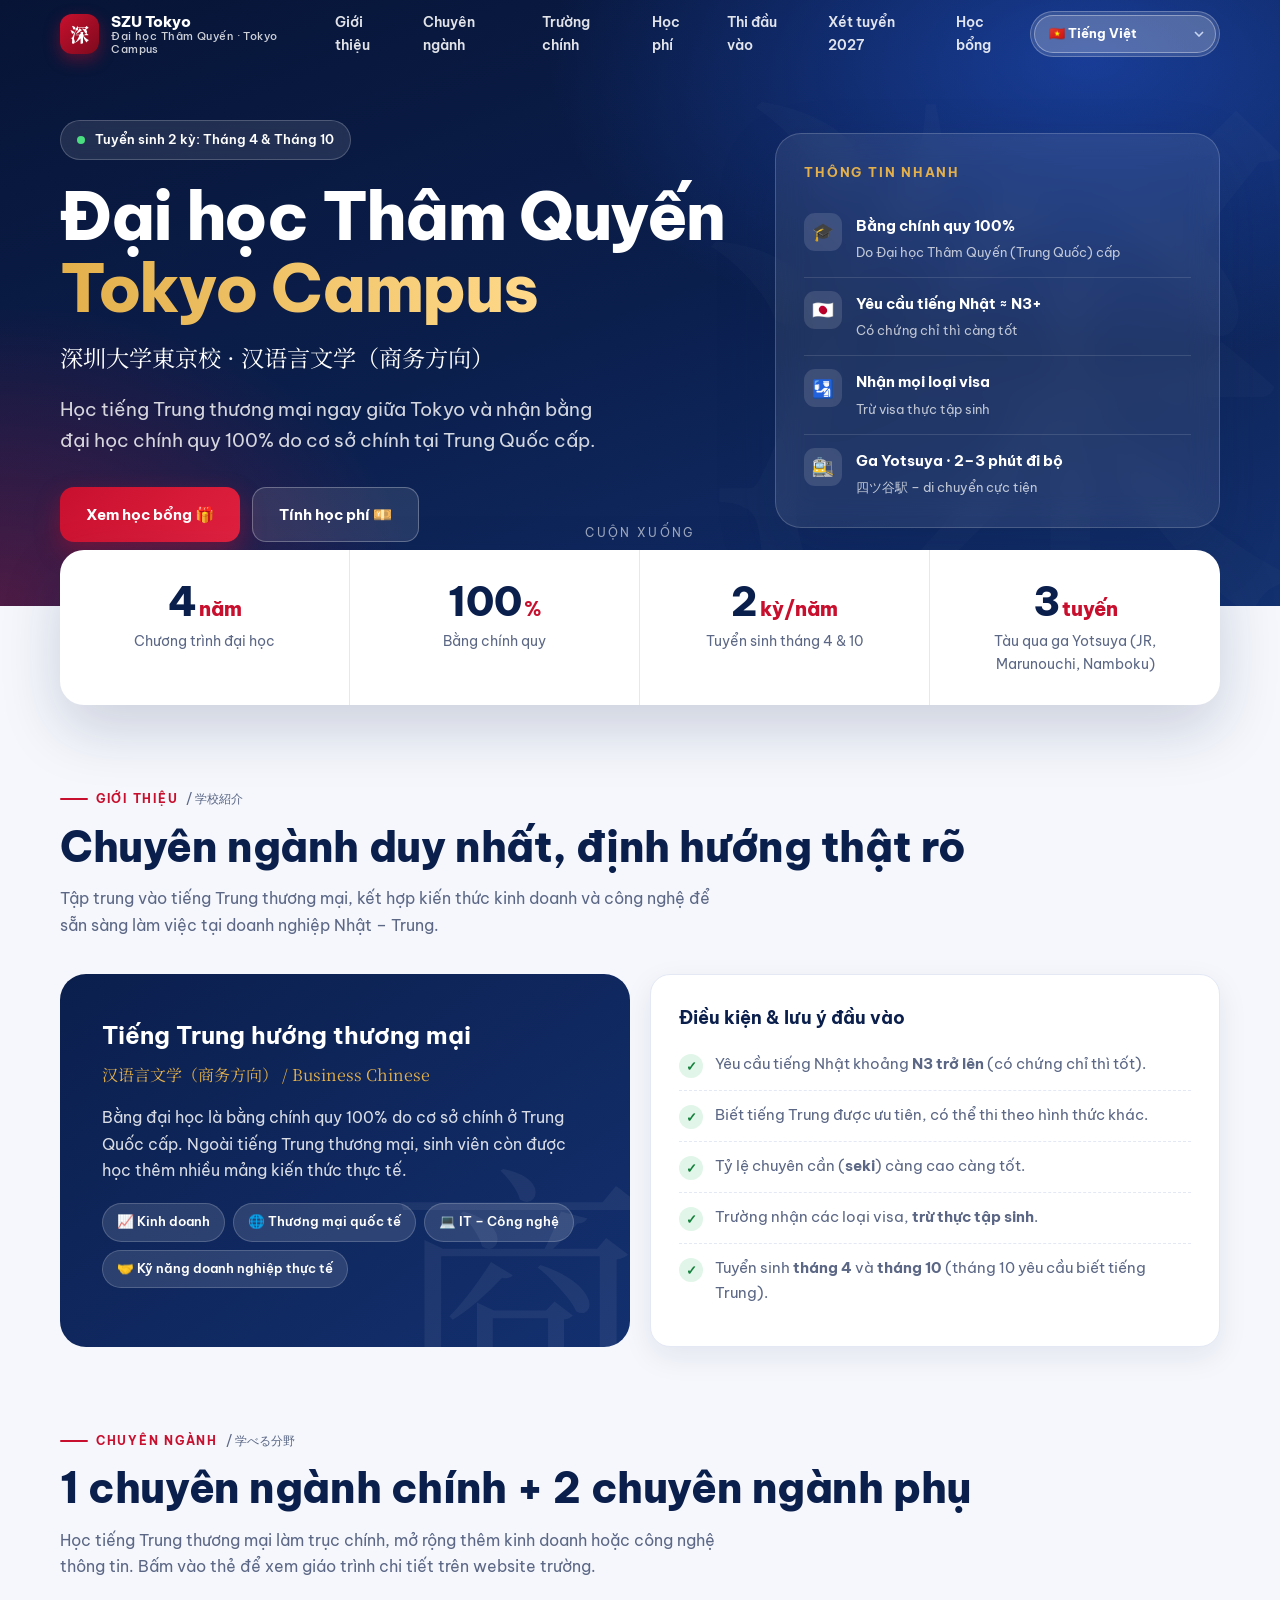
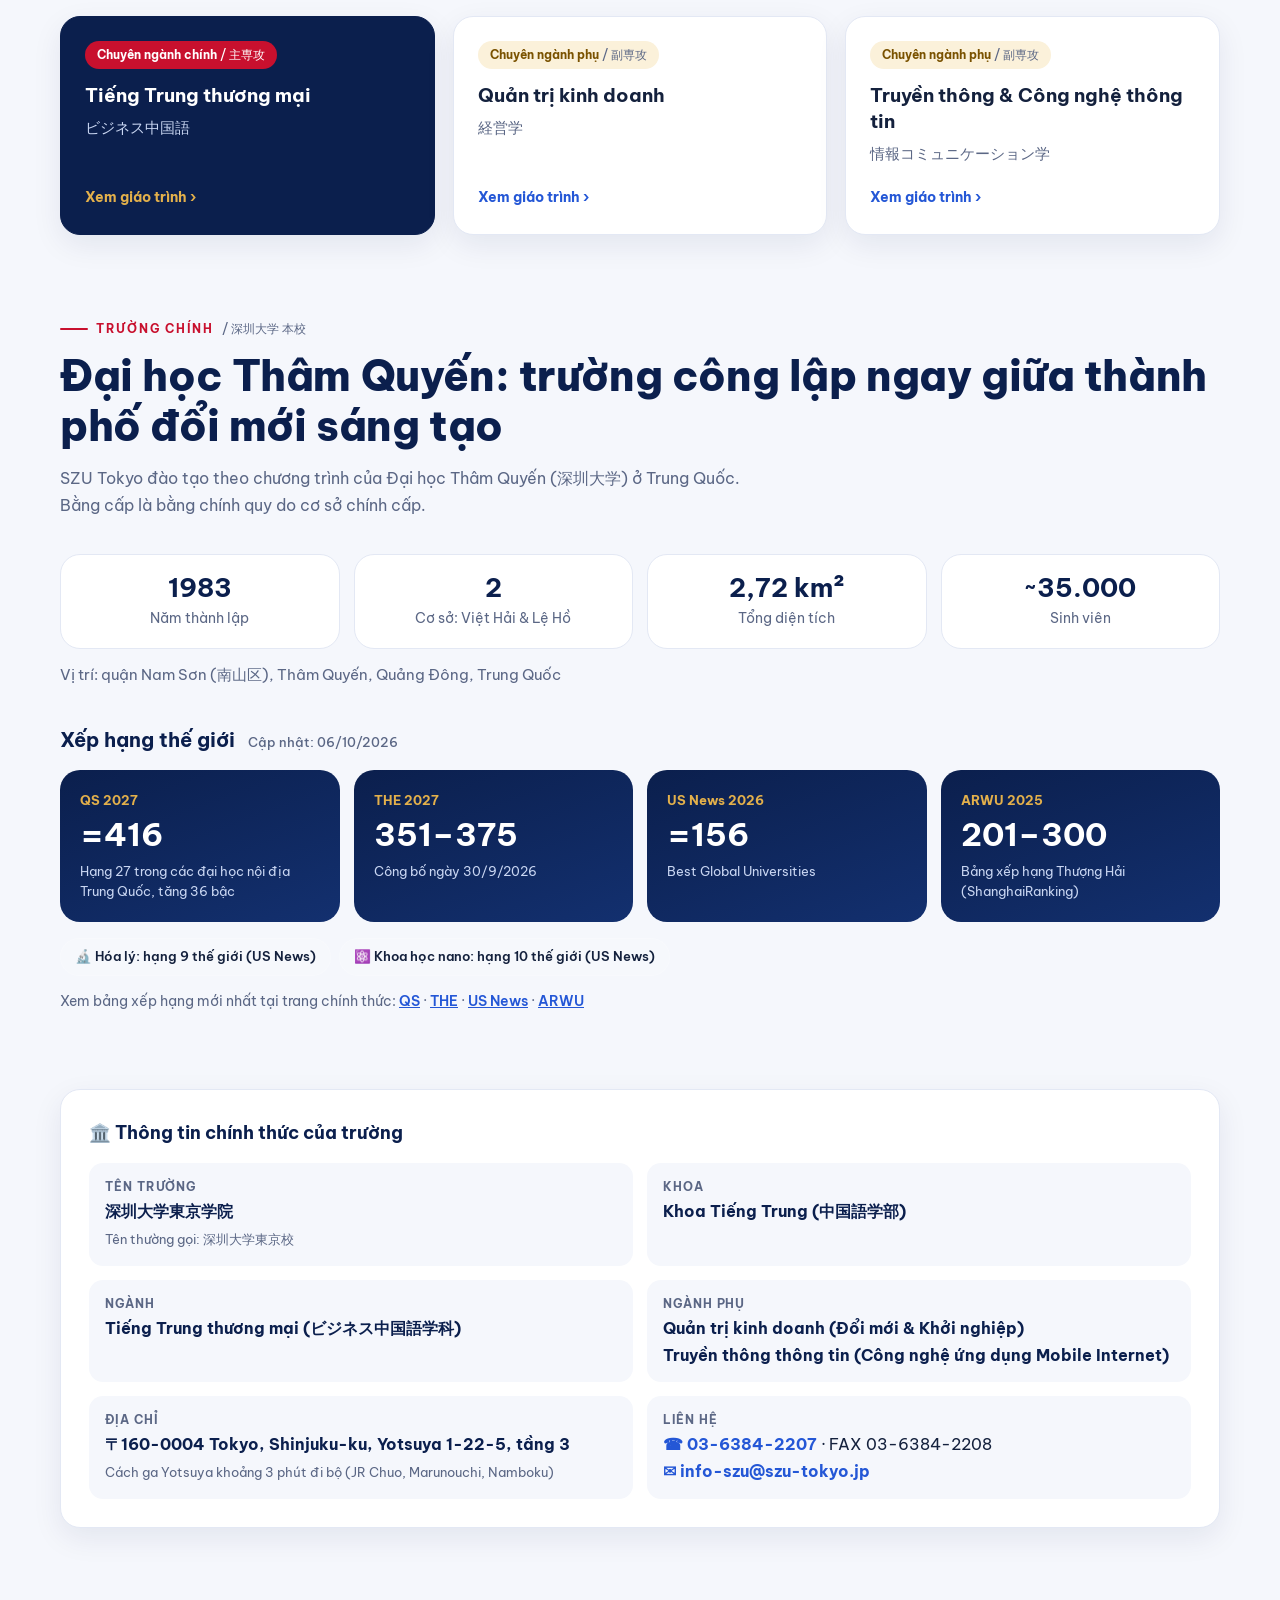
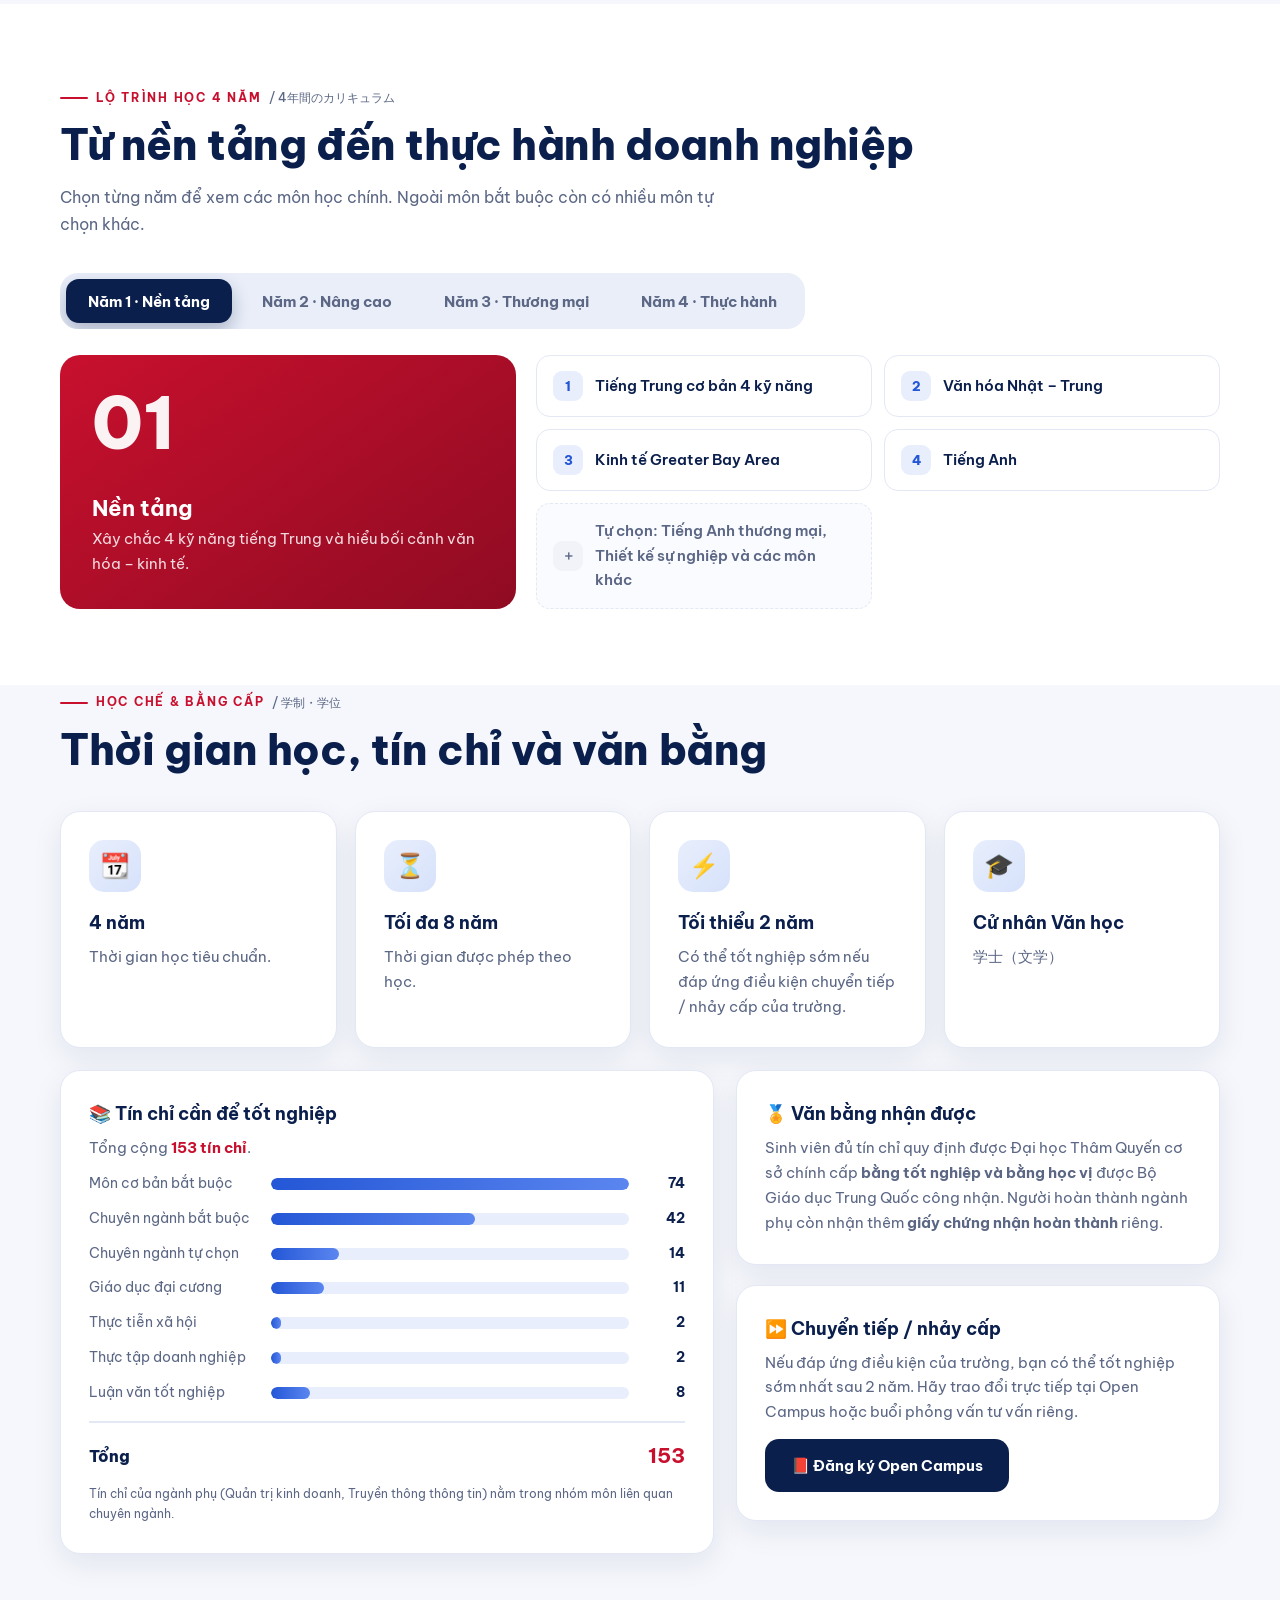
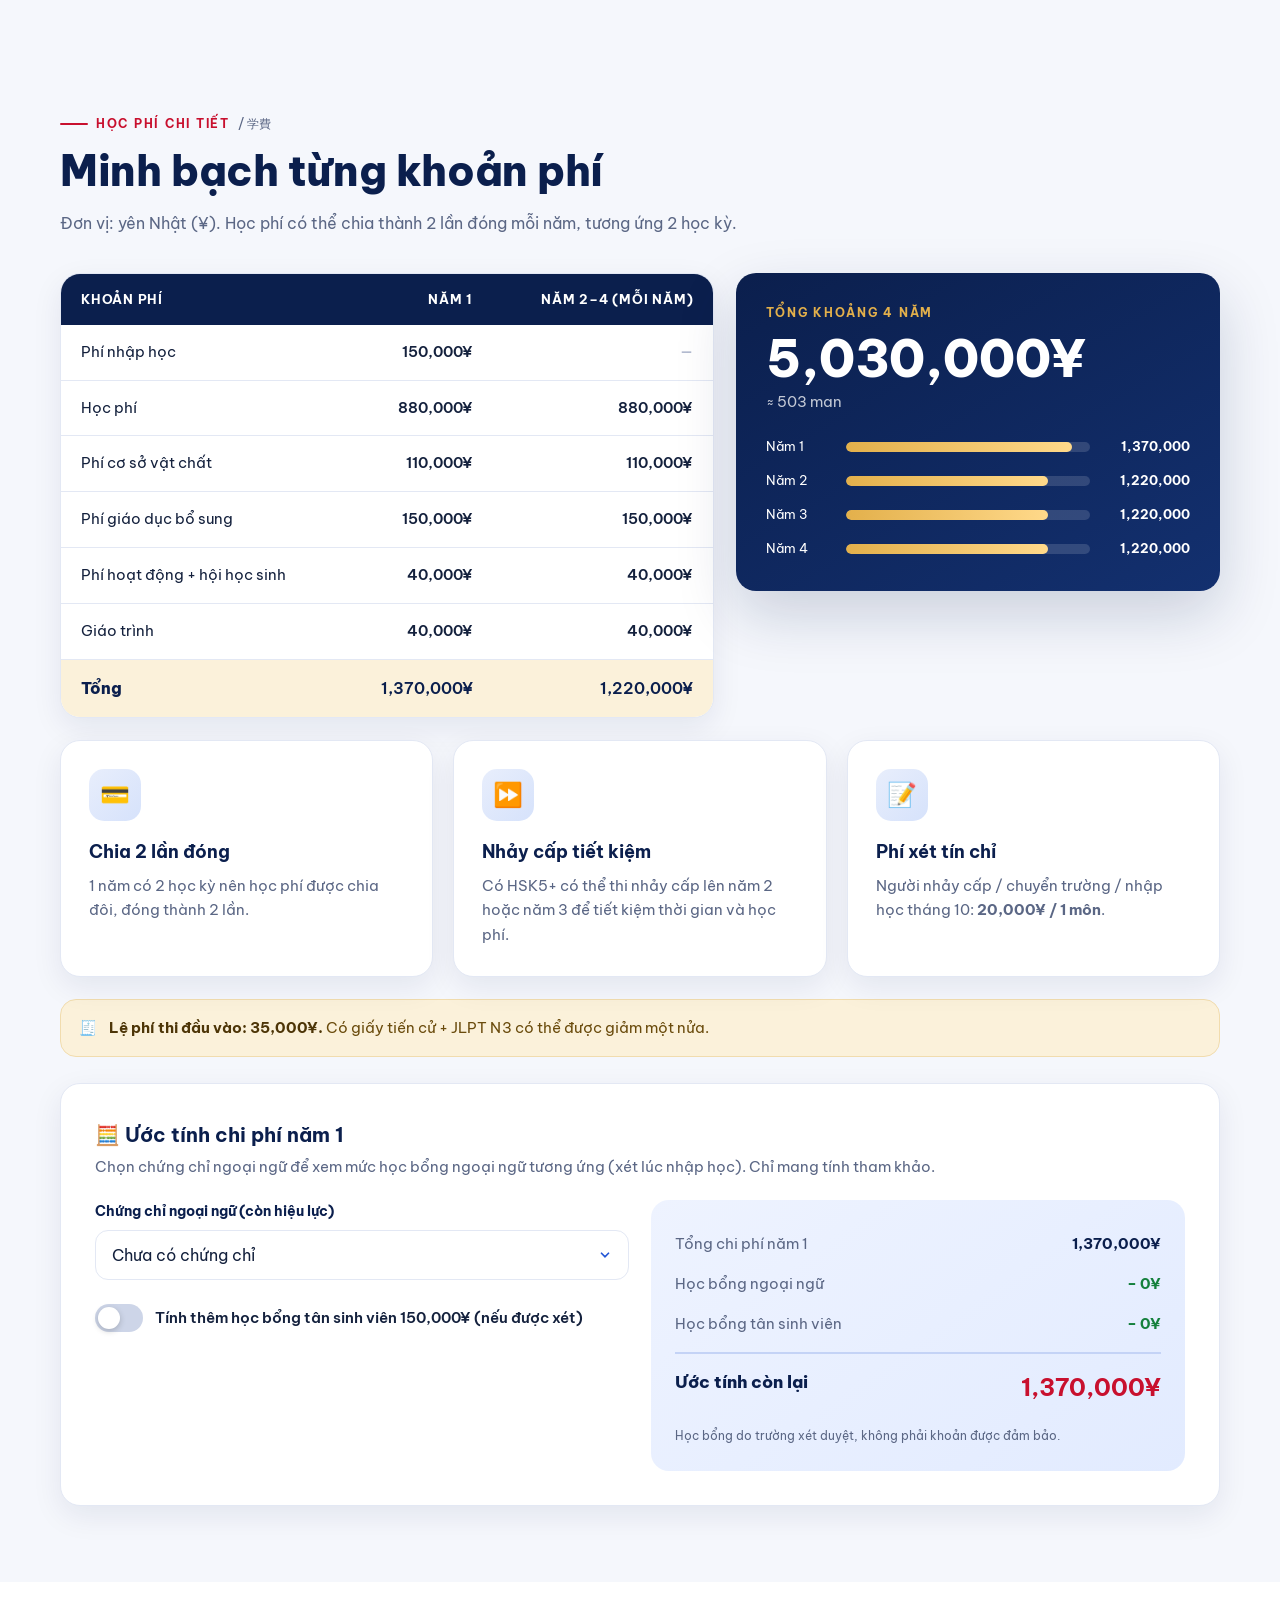
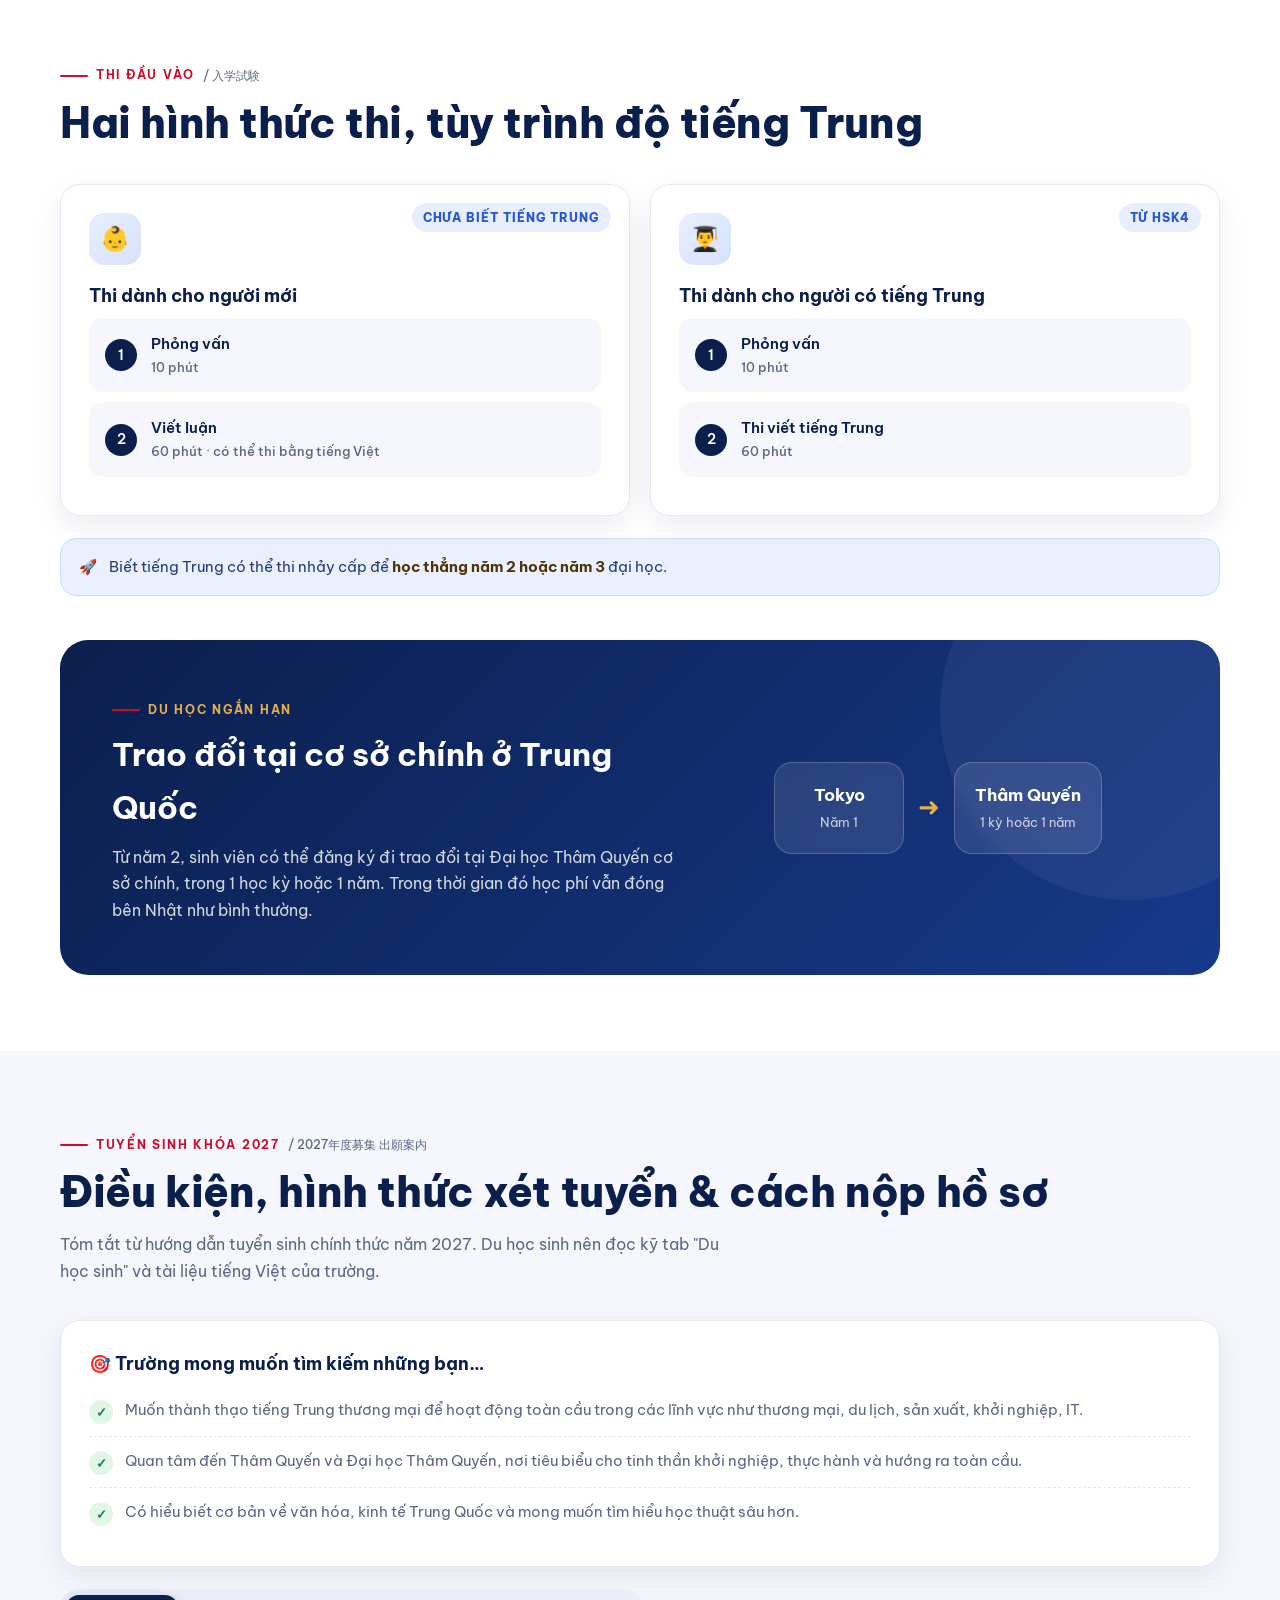
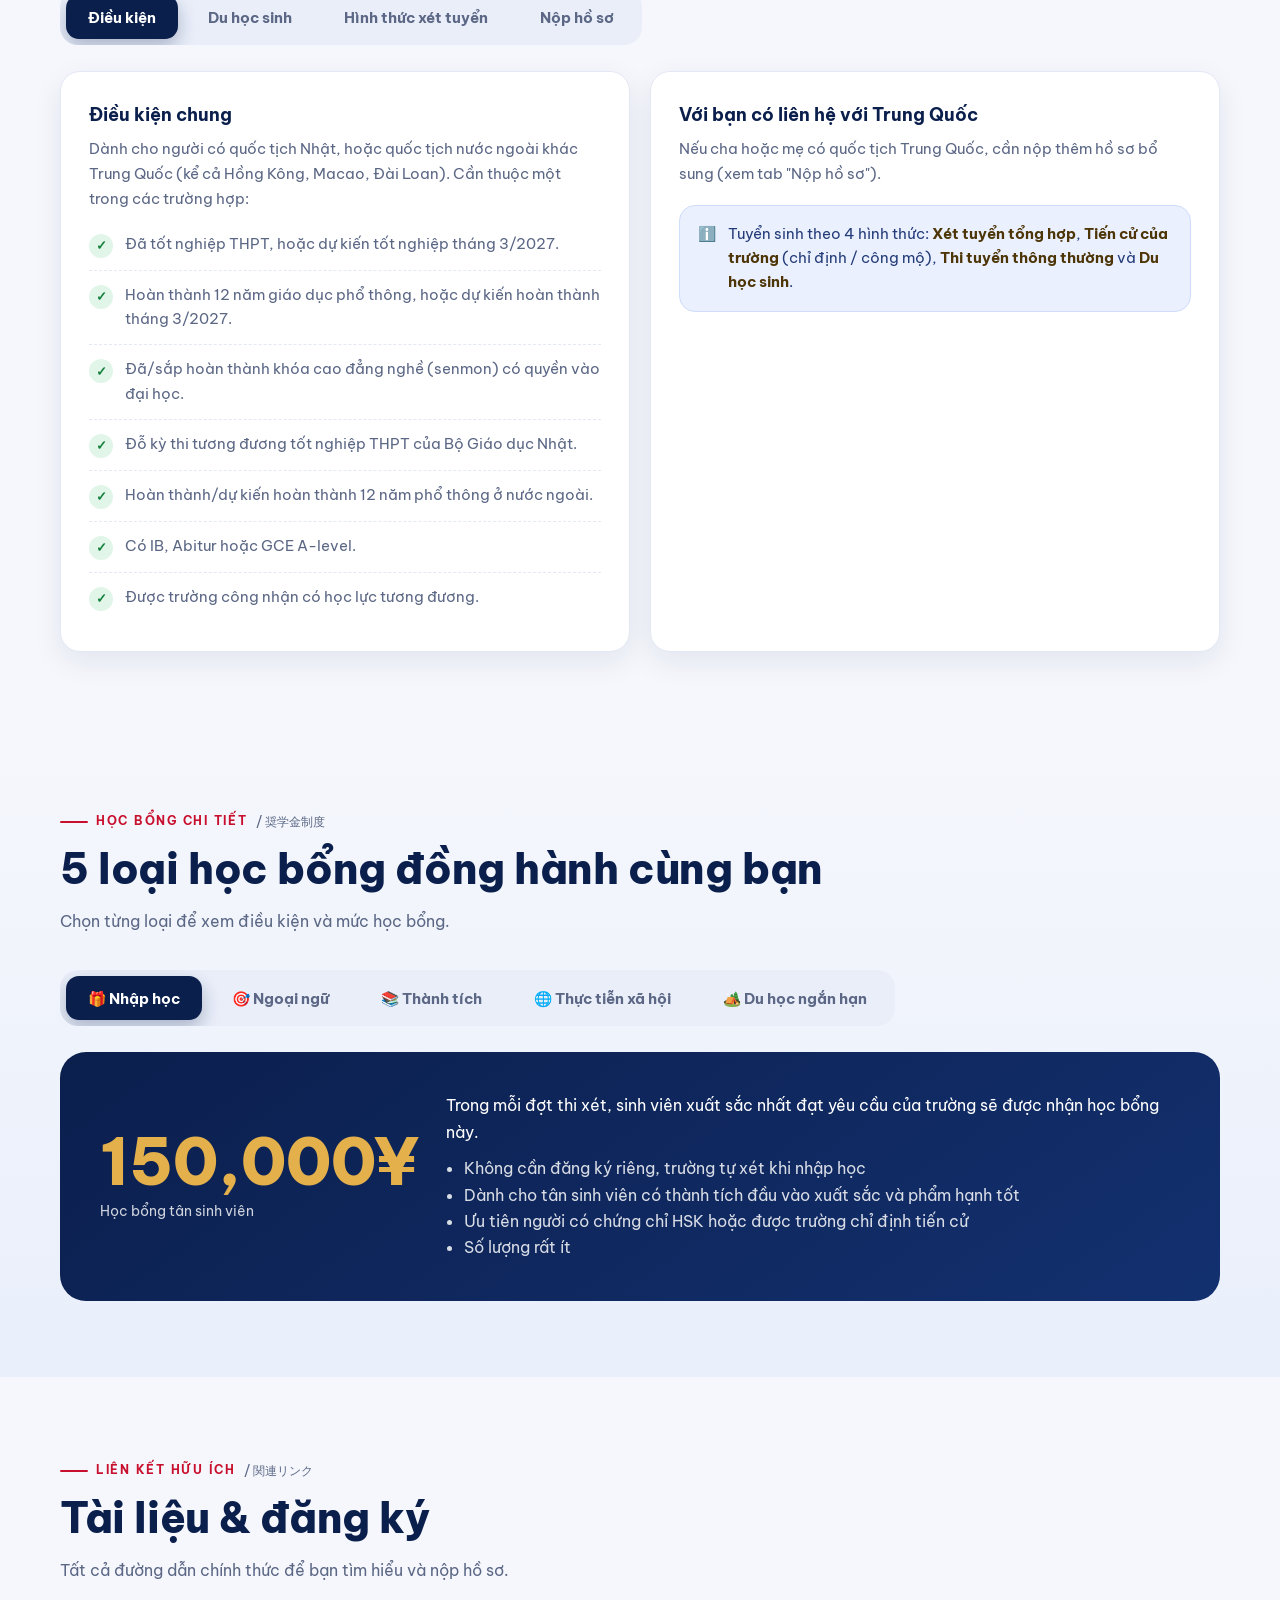
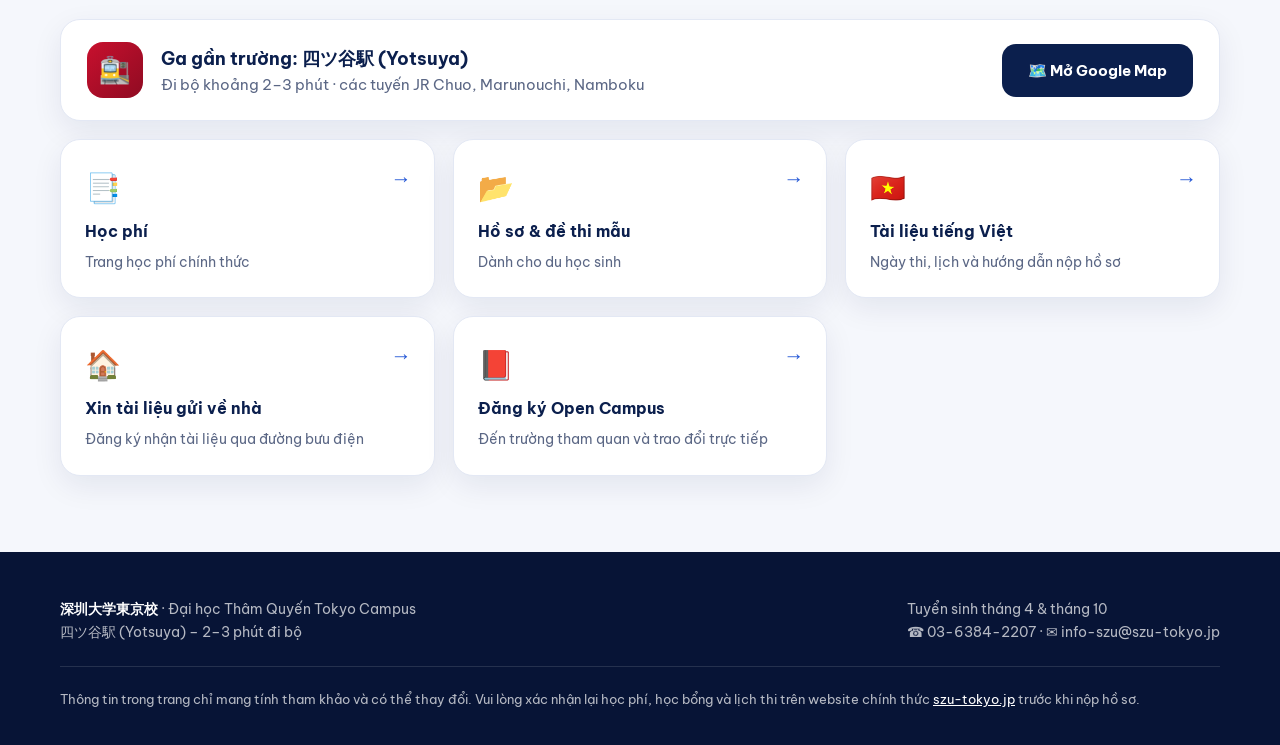
<file: szu-tokyo 2/index.html>
<!doctype html>
<html lang="vi">
<head>
<meta charset="utf-8">
<meta name="viewport" content="width=device-width, initial-scale=1, viewport-fit=cover">
<meta name="theme-color" content="#0b1f4d">
<title>Đại học Thâm Quyến Tokyo Campus – Cẩm nang tuyển sinh</title>
<meta name="description" content="Thông tin tuyển sinh Đại học Thâm Quyến Tokyo Campus: chương trình học, học phí, thi đầu vào, học bổng và liên kết hữu ích.">
<link rel="preconnect" href="https://fonts.googleapis.com">
<link rel="preconnect" href="https://fonts.gstatic.com" crossorigin>
<link href="https://fonts.googleapis.com/css2?family=Be+Vietnam+Pro:wght@400;500;600;700;800&family=Noto+Serif+SC:wght@600;700&display=swap" rel="stylesheet">
<link rel="stylesheet" href="css/style.css">
</head>
<body>
<div id="progress"></div>

<header class="nav" id="nav">
  <div class="container nav-in">
    <a href="#home" class="brand">
      <div class="logo">深</div>
      <span>SZU Tokyo<small>Đại học Thâm Quyến · Tokyo Campus</small></span>
    </a>
    <nav class="links" id="links" aria-label="Điều hướng chính">
      <a href="#gioi-thieu">Giới thiệu</a>
      <a href="#chuyen-nganh">Chuyên ngành</a>
      <a href="#truong-chinh">Trường chính</a>
      <a href="#hoc-phi">Học phí</a>
      <a href="#thi-dau-vao">Thi đầu vào</a>
      <a href="#xet-tuyen">Xét tuyển 2027</a>
      <a href="#hoc-bong">Học bổng</a>
    </nav>
    <div class="nav-tools">
      <div class="lang" id="lang"></div>
      <button class="burger" id="burger" aria-label="Mở menu" aria-expanded="false"><i></i><i></i><i></i></button>
    </div>
  </div>
</header>

<!-- HERO -->
<section class="hero" id="home">
  <div class="orb a"></div><div class="orb b"></div>
  <div class="container hero-grid">
    <div>
      <span class="badge reveal"><span class="dot"></span> Tuyển sinh 2 kỳ: Tháng 4 &amp; Tháng 10</span>
      <h1 class="reveal d1">Đại học Thâm Quyến<br><em>Tokyo Campus</em></h1>
      <div class="cn reveal d2">深圳大学東京校 · 汉语言文学（商务方向）</div>
      <p class="sub reveal d3">Học tiếng Trung thương mại ngay giữa Tokyo và nhận bằng đại học chính quy 100% do cơ sở chính tại Trung Quốc cấp.</p>
      <div class="cta reveal d4">
        <a href="#hoc-bong" class="btn primary">Xem học bổng 🎁</a>
        <a href="#hoc-phi" class="btn ghost">Tính học phí 💴</a>
      </div>
    </div>
    <aside class="hero-card reveal d2">
      <h3>Thông tin nhanh</h3>
      <div class="fact"><div class="ic">🎓</div><div><b>Bằng chính quy 100%</b><span>Do Đại học Thâm Quyến (Trung Quốc) cấp</span></div></div>
      <div class="fact"><div class="ic">🇯🇵</div><div><b>Yêu cầu tiếng Nhật ≈ N3+</b><span>Có chứng chỉ thì càng tốt</span></div></div>
      <div class="fact"><div class="ic">🛂</div><div><b>Nhận mọi loại visa</b><span>Trừ visa thực tập sinh</span></div></div>
      <div class="fact"><div class="ic">🚉</div><div><b>Ga Yotsuya · 2–3 phút đi bộ</b><span>四ツ谷駅 – di chuyển cực tiện</span></div></div>
    </aside>
  </div>
  <div class="scroll-hint">Cuộn xuống<i></i></div>
</section>

<!-- STATS -->
<section class="stats">
  <div class="container">
    <div class="stats-grid reveal">
      <div class="stat"><div class="num"><span data-count="4">0</span><small>năm</small></div><p>Chương trình đại học</p></div>
      <div class="stat"><div class="num"><span data-count="100">0</span><small>%</small></div><p>Bằng chính quy</p></div>
      <div class="stat"><div class="num"><span data-count="2">0</span><small>kỳ/năm</small></div><p>Tuyển sinh tháng 4 &amp; 10</p></div>
      <div class="stat"><div class="num"><span data-count="3">0</span><small>tuyến</small></div><p>Tàu qua ga Yotsuya (JR, Marunouchi, Namboku)</p></div>
    </div>
  </div>
</section>

<!-- ABOUT -->
<div class="ja-note" id="langNote" hidden><div class="container"></div></div>
<section id="gioi-thieu">
  <div class="container">
    <div class="section-head reveal">
      <span class="eyebrow">Giới thiệu <span class="ja">/ 学校紹介</span></span>
      <h2 class="title">Chuyên ngành duy nhất, định hướng thật rõ</h2>
      <p class="lead">Tập trung vào tiếng Trung thương mại, kết hợp kiến thức kinh doanh và công nghệ để sẵn sàng làm việc tại doanh nghiệp Nhật – Trung.</p>
    </div>
    <div class="about-grid">
      <div class="about-main reveal">
        <h3>Tiếng Trung hướng thương mại</h3>
        <div class="cn">汉语言文学（商务方向） / Business Chinese</div>
        <p>Bằng đại học là bằng chính quy 100% do cơ sở chính ở Trung Quốc cấp. Ngoài tiếng Trung thương mại, sinh viên còn được học thêm nhiều mảng kiến thức thực tế.</p>
        <div class="chips">
          <span class="chip">📈 Kinh doanh</span>
          <span class="chip">🌐 Thương mại quốc tế</span>
          <span class="chip">💻 IT – Công nghệ</span>
          <span class="chip">🤝 Kỹ năng doanh nghiệp thực tế</span>
        </div>
      </div>
      <div class="card reveal d1">
        <h3>Điều kiện &amp; lưu ý đầu vào</h3>
        <ul class="checklist">
          <li><span>Yêu cầu tiếng Nhật khoảng <b>N3 trở lên</b> (có chứng chỉ thì tốt).</span></li>
          <li><span>Biết tiếng Trung được ưu tiên, có thể thi theo hình thức khác.</span></li>
          <li><span>Tỷ lệ chuyên cần (<b>seki</b>) càng cao càng tốt.</span></li>
          <li><span>Trường nhận các loại visa, <b>trừ thực tập sinh</b>.</span></li>
          <li><span>Tuyển sinh <b>tháng 4</b> và <b>tháng 10</b> (tháng 10 yêu cầu biết tiếng Trung).</span></li>
        </ul>
      </div>
    </div>
  </div>
</section>


<section id="chuyen-nganh" style="padding-top:0">
  <div class="container">
    <div class="section-head reveal">
      <span class="eyebrow">Chuyên ngành <span class="ja">/ 学べる分野</span></span>
      <h2 class="title">1 chuyên ngành chính + 2 chuyên ngành phụ</h2>
      <p class="lead">Học tiếng Trung thương mại làm trục chính, mở rộng thêm kinh doanh hoặc công nghệ thông tin. Bấm vào thẻ để xem giáo trình chi tiết trên website trường.</p>
    </div>
    <div class="major-grid">
      <a class="major-card main reveal" href="https://szu-tokyo.jp/carriculum/#chinese" target="_blank" rel="noopener">
        <span class="tag">Chuyên ngành chính <span class="ja">/ 主専攻</span></span>
        <h3>Tiếng Trung thương mại</h3>
        <div class="ja-name">ビジネス中国語</div>
        <span class="go">Xem giáo trình ›</span>
      </a>
      <a class="major-card reveal d1" href="https://szu-tokyo.jp/carriculum/#management" target="_blank" rel="noopener">
        <span class="tag">Chuyên ngành phụ <span class="ja">/ 副専攻</span></span>
        <h3>Quản trị kinh doanh</h3>
        <div class="ja-name">経営学</div>
        <span class="go">Xem giáo trình ›</span>
      </a>
      <a class="major-card reveal d2" href="https://szu-tokyo.jp/carriculum/#it" target="_blank" rel="noopener">
        <span class="tag">Chuyên ngành phụ <span class="ja">/ 副専攻</span></span>
        <h3>Truyền thông &amp; Công nghệ thông tin</h3>
        <div class="ja-name">情報コミュニケーション学</div>
        <span class="go">Xem giáo trình ›</span>
      </a>
    </div>
  </div>
</section>


<section id="truong-chinh" style="padding-top:0">
  <div class="container">
    <div class="section-head reveal">
      <span class="eyebrow">Trường chính <span class="ja">/ 深圳大学 本校</span></span>
      <h2 class="title">Đại học Thâm Quyến: trường công lập ngay giữa thành phố đổi mới sáng tạo</h2>
      <p class="lead">SZU Tokyo đào tạo theo chương trình của Đại học Thâm Quyến (深圳大学) ở Trung Quốc. Bằng cấp là bằng chính quy do cơ sở chính cấp.</p>
    </div>
    <div class="facts reveal">
      <div><b>1983</b><span>Năm thành lập</span></div>
      <div><b>2</b><span>Cơ sở: Việt Hải &amp; Lệ Hồ</span></div>
      <div><b>2,72 km²</b><span>Tổng diện tích</span></div>
      <div><b>~35.000</b><span>Sinh viên</span></div>
    </div>
    <p class="loc reveal">Vị trí: quận Nam Sơn (南山区), Thâm Quyến, Quảng Đông, Trung Quốc</p>

    <h3 class="rank-title reveal"><span>Xếp hạng thế giới</span> <small>Cập nhật: 06/10/2026</small></h3>
    <!-- Cập nhật số liệu: sửa trực tiếp 4 thẻ .rank-card bên dưới và ngày ở trên -->
    <div class="rank-grid reveal">
      <div class="rank-card"><small>QS 2027</small><b>=416</b><p>Hạng 27 trong các đại học nội địa Trung Quốc, tăng 36 bậc</p></div>
      <div class="rank-card"><small>THE 2027</small><b>351–375</b><p>Công bố ngày 30/9/2026</p></div>
      <div class="rank-card"><small>US News 2026</small><b>=156</b><p>Best Global Universities</p></div>
      <div class="rank-card"><small>ARWU 2025</small><b>201–300</b><p>Bảng xếp hạng Thượng Hải (ShanghaiRanking)</p></div>
    </div>
    <div class="chips reveal" style="margin-top:16px">
      <span class="chip">🔬 Hóa lý: hạng 9 thế giới (US News)</span>
      <span class="chip">⚛️ Khoa học nano: hạng 10 thế giới (US News)</span>
    </div>
    <p class="src reveal"><span>Xem bảng xếp hạng mới nhất tại trang chính thức:</span>
      <a href="https://www.topuniversities.com/world-university-rankings" target="_blank" rel="noopener">QS</a> ·
      <a href="https://www.timeshighereducation.com/world-university-rankings" target="_blank" rel="noopener">THE</a> ·
      <a href="https://www.usnews.com/education/best-global-universities" target="_blank" rel="noopener">US News</a> ·
      <a href="https://www.shanghairanking.com/rankings/arwu" target="_blank" rel="noopener">ARWU</a></p>
  </div>
</section>

<section style="padding-top:0">
  <div class="container">
    <div class="card reveal">
      <h3>🏛️ Thông tin chính thức của trường</h3>
      <div class="info-grid">
        <div class="info-item"><small>Tên trường</small><b>深圳大学東京学院</b><br><span style="font-size:.84rem;color:var(--muted)">Tên thường gọi: 深圳大学東京校</span></div>
        <div class="info-item"><small>Khoa</small><b>Khoa Tiếng Trung (中国語学部)</b></div>
        <div class="info-item"><small>Ngành</small><b>Tiếng Trung thương mại (ビジネス中国語学科)</b></div>
        <div class="info-item"><small>Ngành phụ</small><b>Quản trị kinh doanh (Đổi mới &amp; Khởi nghiệp)</b><br><b>Truyền thông thông tin (Công nghệ ứng dụng Mobile Internet)</b></div>
        <div class="info-item"><small>Địa chỉ</small><b>〒160-0004 Tokyo, Shinjuku-ku, Yotsuya 1-22-5, tầng 3</b><br><span style="font-size:.84rem;color:var(--muted)">Cách ga Yotsuya khoảng 3 phút đi bộ (JR Chuo, Marunouchi, Namboku)</span></div>
        <div class="info-item"><small>Liên hệ</small><b><a href="tel:0363842207">☎ 03-6384-2207</a></b> · FAX 03-6384-2208<br><b><a href="mailto:info-szu@szu-tokyo.jp">✉ info-szu@szu-tokyo.jp</a></b></div>
      </div>
    </div>
  </div>
</section>

<!-- ROADMAP -->
<section id="lo-trinh" style="background:#fff">
  <div class="container">
    <div class="section-head reveal">
      <span class="eyebrow">Lộ trình học 4 năm <span class="ja">/ 4年間のカリキュラム</span></span>
      <h2 class="title">Từ nền tảng đến thực hành doanh nghiệp</h2>
      <p class="lead">Chọn từng năm để xem các môn học chính. Ngoài môn bắt buộc còn có nhiều môn tự chọn khác.</p>
    </div>
    <div class="tabs reveal" role="tablist" id="yearTabs">
      <button class="tab active" role="tab" data-t="y1">Năm 1 · Nền tảng</button>
      <button class="tab" role="tab" data-t="y2">Năm 2 · Nâng cao</button>
      <button class="tab" role="tab" data-t="y3">Năm 3 · Thương mại</button>
      <button class="tab" role="tab" data-t="y4">Năm 4 · Thực hành</button>
    </div>

    <div class="panel active" id="y1">
      <div class="panel-grid">
        <div class="year-badge"><div class="big">01</div><div><h3>Nền tảng</h3><p>Xây chắc 4 kỹ năng tiếng Trung và hiểu bối cảnh văn hóa – kinh tế.</p></div></div>
        <div class="subjects">
          <div class="subject"><i>1</i>Tiếng Trung cơ bản 4 kỹ năng</div>
          <div class="subject"><i>2</i>Văn hóa Nhật – Trung</div>
          <div class="subject"><i>3</i>Kinh tế Greater Bay Area</div>
          <div class="subject"><i>4</i>Tiếng Anh</div>
          <div class="subject elective"><i>＋</i>Tự chọn: Tiếng Anh thương mại, Thiết kế sự nghiệp và các môn khác</div>
        </div>
      </div>
    </div>
    <div class="panel" id="y2">
      <div class="panel-grid">
        <div class="year-badge"><div class="big">02</div><div><h3>Nâng cao</h3><p>Nâng trình tiếng Trung lên trung cấp, đào sâu Hán tự và ngữ pháp.</p></div></div>
        <div class="subjects">
          <div class="subject"><i>1</i>Tiếng Trung trung cấp</div>
          <div class="subject"><i>2</i>Văn hóa trà Trung Quốc</div>
          <div class="subject"><i>3</i>Hán tự &amp; giải thích chữ Hán</div>
          <div class="subject"><i>4</i>Ngữ pháp nâng cao</div>
          <div class="subject"><i>5</i>Giới thiệu Thâm Quyến</div>
          <div class="subject elective"><i>＋</i>Tự chọn: Tiếng Anh thương mại, tiếng Quảng Đông, từ vựng &amp; ngữ pháp khó và các môn khác</div>
        </div>
      </div>
    </div>
    <div class="panel" id="y3">
      <div class="panel-grid">
        <div class="year-badge"><div class="big">03</div><div><h3>Thương mại</h3><p>Chuyên sâu tiếng Trung thương mại, đàm phán và pháp luật.</p></div></div>
        <div class="subjects">
          <div class="subject"><i>1</i>Tiếng Trung thương mại</div>
          <div class="subject"><i>2</i>Nghe nói thương mại</div>
          <div class="subject"><i>3</i>Đọc hiểu tài liệu kinh doanh</div>
          <div class="subject"><i>4</i>Đàm phán thương mại quốc tế</div>
          <div class="subject"><i>5</i>Báo chí kinh tế</div>
          <div class="subject"><i>6</i>Luật pháp Trung Quốc</div>
          <div class="subject"><i>7</i>Hướng dẫn luận văn</div>
          <div class="subject"><i>8</i>Tổng quan về Trung Quốc</div>
          <div class="subject"><i>9</i>Đọc hiểu kinh tế Trung Quốc</div>
        </div>
      </div>
    </div>
    <div class="panel" id="y4">
      <div class="panel-grid">
        <div class="year-badge"><div class="big">04</div><div><h3>Thực hành</h3><p>Hoàn thiện luận văn và thực tập tại doanh nghiệp.</p></div></div>
        <div class="subjects">
          <div class="subject"><i>1</i>Hội thoại thương mại nâng cao</div>
          <div class="subject"><i>2</i>Nghiệp vụ thương mại quốc tế</div>
          <div class="subject"><i>3</i>Làm luận văn</div>
          <div class="subject"><i>4</i>Thực tập doanh nghiệp</div>
          <div class="subject"><i>5</i>Tư vấn luận văn</div>
        </div>
      </div>
    </div>
  </div>
</section>

<!-- CREDITS -->
<section id="tin-chi" style="padding-top:0">
  <div class="container">
    <div class="section-head reveal">
      <span class="eyebrow">Học chế &amp; bằng cấp <span class="ja">/ 学制・学位</span></span>
      <h2 class="title">Thời gian học, tín chỉ và văn bằng</h2>
    </div>
    <div class="grid-4 reveal" style="margin-bottom:22px">
      <div class="card"><div class="ic">📆</div><h3>4 năm</h3><p>Thời gian học tiêu chuẩn.</p></div>
      <div class="card"><div class="ic">⏳</div><h3>Tối đa 8 năm</h3><p>Thời gian được phép theo học.</p></div>
      <div class="card"><div class="ic">⚡</div><h3>Tối thiểu 2 năm</h3><p>Có thể tốt nghiệp sớm nếu đáp ứng điều kiện chuyển tiếp / nhảy cấp của trường.</p></div>
      <div class="card"><div class="ic">🎓</div><h3>Cử nhân Văn học</h3><p>学士（文学）</p></div>
    </div>
    <div class="tuition-wrap">
      <div class="card reveal">
        <h3>📚 Tín chỉ cần để tốt nghiệp</h3>
        <p style="margin-bottom:10px">Tổng cộng <b style="color:var(--red)"><span data-count="153">0</span> tín chỉ</b>.</p>
        <div class="credit-row"><span>Môn cơ bản bắt buộc</span><div class="track"><i style="width:100%"></i></div><b>74</b></div>
        <div class="credit-row"><span>Chuyên ngành bắt buộc</span><div class="track"><i style="width:56.8%"></i></div><b>42</b></div>
        <div class="credit-row"><span>Chuyên ngành tự chọn</span><div class="track"><i style="width:18.9%"></i></div><b>14</b></div>
        <div class="credit-row"><span>Giáo dục đại cương</span><div class="track"><i style="width:14.9%"></i></div><b>11</b></div>
        <div class="credit-row"><span>Thực tiễn xã hội</span><div class="track"><i style="width:2.7%"></i></div><b>2</b></div>
        <div class="credit-row"><span>Thực tập doanh nghiệp</span><div class="track"><i style="width:2.7%"></i></div><b>2</b></div>
        <div class="credit-row"><span>Luận văn tốt nghiệp</span><div class="track"><i style="width:10.8%"></i></div><b>8</b></div>
        <div class="credit-row total"><span>Tổng</span><span></span><b>153</b></div>
        <div class="tiny">Tín chỉ của ngành phụ (Quản trị kinh doanh, Truyền thông thông tin) nằm trong nhóm môn liên quan chuyên ngành.</div>
      </div>
      <div class="reveal d1" style="display:grid;gap:20px">
        <div class="card">
          <h3>🏅 Văn bằng nhận được</h3>
          <p>Sinh viên đủ tín chỉ quy định được Đại học Thâm Quyến cơ sở chính cấp <b>bằng tốt nghiệp và bằng học vị</b> được Bộ Giáo dục Trung Quốc công nhận. Người hoàn thành ngành phụ còn nhận thêm <b>giấy chứng nhận hoàn thành</b> riêng.</p>
        </div>
        <div class="card">
          <h3>⏩ Chuyển tiếp / nhảy cấp</h3>
          <p>Nếu đáp ứng điều kiện của trường, bạn có thể tốt nghiệp sớm nhất sau 2 năm. Hãy trao đổi trực tiếp tại Open Campus hoặc buổi phỏng vấn tư vấn riêng.</p>
          <a class="btn dark" style="margin-top:14px" href="https://szu-tokyo.jp/contact/" target="_blank" rel="noopener">📕 Đăng ký Open Campus</a>
        </div>
      </div>
    </div>
  </div>
</section>

<!-- TUITION -->
<section id="hoc-phi">
  <div class="container">
    <div class="section-head reveal">
      <span class="eyebrow">Học phí chi tiết <span class="ja">/ 学費</span></span>
      <h2 class="title">Minh bạch từng khoản phí</h2>
      <p class="lead">Đơn vị: yên Nhật (¥). Học phí có thể chia thành 2 lần đóng mỗi năm, tương ứng 2 học kỳ.</p>
    </div>
    <div class="tuition-wrap">
      <div class="table-card reveal">
        <div class="table-scroll">
          <table>
            <thead><tr><th>Khoản phí</th><th>Năm 1</th><th>Năm 2–4 (mỗi năm)</th></tr></thead>
            <tbody>
              <tr><td>Phí nhập học</td><td>150,000¥</td><td class="dash">—</td></tr>
              <tr><td>Học phí</td><td>880,000¥</td><td>880,000¥</td></tr>
              <tr><td>Phí cơ sở vật chất</td><td>110,000¥</td><td>110,000¥</td></tr>
              <tr><td>Phí giáo dục bổ sung</td><td>150,000¥</td><td>150,000¥</td></tr>
              <tr><td>Phí hoạt động + hội học sinh</td><td>40,000¥</td><td>40,000¥</td></tr>
              <tr><td>Giáo trình</td><td>40,000¥</td><td>40,000¥</td></tr>
            </tbody>
            <tfoot><tr><td>Tổng</td><td>1,370,000¥</td><td>1,220,000¥</td></tr></tfoot>
          </table>
        </div>
      </div>
      <div class="reveal d1">
        <div class="total-card">
          <div class="label">Tổng khoảng 4 năm</div>
          <div class="amount"><span data-count="5030000" data-format="1">0</span>¥</div>
          <div class="sub">≈ 503 man</div>
          <div class="bars" id="bars">
            <div class="bar-row"><span>Năm 1</span><div class="bar"><i data-w="27.2"></i></div><b>1,370,000</b></div>
            <div class="bar-row"><span>Năm 2</span><div class="bar"><i data-w="24.3"></i></div><b>1,220,000</b></div>
            <div class="bar-row"><span>Năm 3</span><div class="bar"><i data-w="24.3"></i></div><b>1,220,000</b></div>
            <div class="bar-row"><span>Năm 4</span><div class="bar"><i data-w="24.3"></i></div><b>1,220,000</b></div>
          </div>
        </div>
      </div>
    </div>

    <div class="grid-3" style="margin-top:22px">
      <div class="card reveal"><div class="ic">💳</div><h3>Chia 2 lần đóng</h3><p>1 năm có 2 học kỳ nên học phí được chia đôi, đóng thành 2 lần.</p></div>
      <div class="card reveal d1"><div class="ic">⏩</div><h3>Nhảy cấp tiết kiệm</h3><p>Có HSK5+ có thể thi nhảy cấp lên năm 2 hoặc năm 3 để tiết kiệm thời gian và học phí.</p></div>
      <div class="card reveal d2"><div class="ic">📝</div><h3>Phí xét tín chỉ</h3><p>Người nhảy cấp / chuyển trường / nhập học tháng 10: <b>20,000¥ / 1 môn</b>.</p></div>
    </div>
    <div class="note reveal"><span>🧾</span><div><b>Lệ phí thi đầu vào: 35,000¥.</b> Có giấy tiến cử + JLPT N3 có thể được giảm một nửa.</div></div>

    <!-- calculator -->
    <div class="calc reveal">
      <h3>🧮 Ước tính chi phí năm 1</h3>
      <p>Chọn chứng chỉ ngoại ngữ để xem mức học bổng ngoại ngữ tương ứng (xét lúc nhập học). Chỉ mang tính tham khảo.</p>
      <div class="calc-grid">
        <div>
          <label class="f" for="cert">Chứng chỉ ngoại ngữ (còn hiệu lực)</label>
          <select id="cert">
            <option value="0">Chưa có chứng chỉ</option>
            <option value="60000">HSK4 / JLPT N3 / Eiken 2級</option>
            <option value="120000">HSK5 / JLPT N2 / Eiken 準1級</option>
            <option value="240000">HSK6 (240+) / JLPT N1 / Eiken 1級</option>
          </select>
          <label class="switch"><input type="checkbox" id="newbie"><span class="tr"></span>Tính thêm học bổng tân sinh viên 150,000¥ (nếu được xét)</label>
        </div>
        <div class="result" aria-live="polite">
          <div class="row"><span>Tổng chi phí năm 1</span><b>1,370,000¥</b></div>
          <div class="row minus"><span>Học bổng ngoại ngữ</span><b id="rCert">− 0¥</b></div>
          <div class="row minus"><span>Học bổng tân sinh viên</span><b id="rNew">− 0¥</b></div>
          <div class="row sum"><span>Ước tính còn lại</span><b id="rTotal">1,370,000¥</b></div>
          <div class="tiny">Học bổng do trường xét duyệt, không phải khoản được đảm bảo.</div>
        </div>
      </div>
    </div>
  </div>
</section>

<!-- EXAM -->
<section id="thi-dau-vao" style="background:#fff">
  <div class="container">
    <div class="section-head reveal">
      <span class="eyebrow">Thi đầu vào <span class="ja">/ 入学試験</span></span>
      <h2 class="title">Hai hình thức thi, tùy trình độ tiếng Trung</h2>
    </div>
    <div class="grid-2">
      <div class="card exam-card reveal">
        <span class="tag">Chưa biết tiếng Trung</span>
        <div class="ic">👶</div>
        <h3>Thi dành cho người mới</h3>
        <ul class="steps">
          <li><div>Phỏng vấn<small>10 phút</small></div></li>
          <li><div>Viết luận<small>60 phút · có thể thi bằng tiếng Việt</small></div></li>
        </ul>
      </div>
      <div class="card exam-card reveal d1">
        <span class="tag">Từ HSK4</span>
        <div class="ic">👨‍🎓</div>
        <h3>Thi dành cho người có tiếng Trung</h3>
        <ul class="steps">
          <li><div>Phỏng vấn<small>10 phút</small></div></li>
          <li><div>Thi viết tiếng Trung<small>60 phút</small></div></li>
        </ul>
      </div>
    </div>
    <div class="note blue reveal"><span>🚀</span><div>Biết tiếng Trung có thể thi nhảy cấp để <b>học thẳng năm 2 hoặc năm 3</b> đại học.</div></div>

    <div class="exchange reveal" style="margin-top:44px">
      <div>
        <span class="eyebrow" style="color:var(--gold)">Du học ngắn hạn</span>
        <h3>Trao đổi tại cơ sở chính ở Trung Quốc</h3>
        <p>Từ năm 2, sinh viên có thể đăng ký đi trao đổi tại Đại học Thâm Quyến cơ sở chính, trong 1 học kỳ hoặc 1 năm. Trong thời gian đó học phí vẫn đóng bên Nhật như bình thường.</p>
      </div>
      <div class="route">
        <div class="node"><b>Tokyo</b><span>Năm 1</span></div>
        <div class="arrow">➜</div>
        <div class="node"><b>Thâm Quyến</b><span>1 kỳ hoặc 1 năm</span></div>
      </div>
    </div>
  </div>
</section>

<!-- ADMISSIONS 2027 -->
<section id="xet-tuyen">
  <div class="container">
    <div class="section-head reveal">
      <span class="eyebrow">Tuyển sinh khóa 2027 <span class="ja">/ 2027年度募集 出願案内</span></span>
      <h2 class="title">Điều kiện, hình thức xét tuyển &amp; cách nộp hồ sơ</h2>
      <p class="lead">Tóm tắt từ hướng dẫn tuyển sinh chính thức năm 2027. Du học sinh nên đọc kỹ tab "Du học sinh" và tài liệu tiếng Việt của trường.</p>
    </div>

    <div class="card reveal" style="margin-bottom:22px">
      <h3>🎯 Trường mong muốn tìm kiếm những bạn…</h3>
      <ul class="checklist">
        <li><span>Muốn thành thạo tiếng Trung thương mại để hoạt động toàn cầu trong các lĩnh vực như thương mại, du lịch, sản xuất, khởi nghiệp, IT.</span></li>
        <li><span>Quan tâm đến Thâm Quyến và Đại học Thâm Quyến, nơi tiêu biểu cho tinh thần khởi nghiệp, thực hành và hướng ra toàn cầu.</span></li>
        <li><span>Có hiểu biết cơ bản về văn hóa, kinh tế Trung Quốc và mong muốn tìm hiểu học thuật sâu hơn.</span></li>
      </ul>
    </div>

    <div class="tabs reveal" role="tablist" id="admTabs">
      <button class="tab active" data-t="a1">Điều kiện</button>
      <button class="tab" data-t="a2">Du học sinh</button>
      <button class="tab" data-t="a3">Hình thức xét tuyển</button>
      <button class="tab" data-t="a4">Nộp hồ sơ</button>
    </div>

    <div class="adm-panel active" id="a1" style="margin-top:26px">
      <div class="grid-2">
        <div class="card">
          <h3>Điều kiện chung</h3>
          <p>Dành cho người có quốc tịch Nhật, hoặc quốc tịch nước ngoài khác Trung Quốc (kể cả Hồng Kông, Macao, Đài Loan). Cần thuộc một trong các trường hợp:</p>
          <ul class="checklist">
            <li><span>Đã tốt nghiệp THPT, hoặc dự kiến tốt nghiệp tháng 3/2027.</span></li>
            <li><span>Hoàn thành 12 năm giáo dục phổ thông, hoặc dự kiến hoàn thành tháng 3/2027.</span></li>
            <li><span>Đã/sắp hoàn thành khóa cao đẳng nghề (senmon) có quyền vào đại học.</span></li>
            <li><span>Đỗ kỳ thi tương đương tốt nghiệp THPT của Bộ Giáo dục Nhật.</span></li>
            <li><span>Hoàn thành/dự kiến hoàn thành 12 năm phổ thông ở nước ngoài.</span></li>
            <li><span>Có IB, Abitur hoặc GCE A-level.</span></li>
            <li><span>Được trường công nhận có học lực tương đương.</span></li>
          </ul>
        </div>
        <div class="card">
          <h3>Với bạn có liên hệ với Trung Quốc</h3>
          <p>Nếu cha hoặc mẹ có quốc tịch Trung Quốc, cần nộp thêm hồ sơ bổ sung (xem tab "Nộp hồ sơ").</p>
          <div class="note blue" style="margin-top:18px"><span>ℹ️</span><div>Tuyển sinh theo 4 hình thức: <b>Xét tuyển tổng hợp</b>, <b>Tiến cử của trường</b> (chỉ định / công mộ), <b>Thi tuyển thông thường</b> và <b>Du học sinh</b>.</div></div>
        </div>
      </div>
    </div>

    <div class="adm-panel" id="a2" style="margin-top:26px">
      <div class="card">
        <h3>🌏 Dành cho du học sinh nước ngoài</h3>
        <p>Cần đọc thêm tài liệu "Yêu cầu tuyển chọn du học sinh" riêng của trường. Bạn đủ điều kiện nếu thuộc điều kiện chung, hoặc thuộc một trong các trường hợp sau:</p>
        <ul class="checklist">
          <li><span>Đã hoàn thành/dự kiến hoàn thành <b>12 năm giáo dục phổ thông</b> ở nước ngoài. Nếu chương trình dưới 12 năm, cần hoàn thành thêm khóa dự bị.</span></li>
          <li><span>Đã học <b>từ 1 năm trở lên</b> tại trường Nhật ngữ được Bộ trưởng Tư pháp công nhận với tư cách lưu trú "Du học", <b>hoặc</b> có năng lực tiếng Nhật tương đương <b>N2</b>.</span></li>
        </ul>
        <div class="note"><span>📞</span><div>Nếu muốn xin tiến cử từ trường Nhật ngữ, chuyển tiếp hoặc nhảy cấp, hãy liên hệ trực tiếp với trường qua <b>03-6384-2207</b> hoặc <b>info-szu@szu-tokyo.jp</b>.</div></div>
      </div>
    </div>

    <div class="adm-panel" id="a3" style="margin-top:26px">
      <div class="grid-2">
        <div class="card type-card">
          <div class="tagline">Xét tuyển tổng hợp</div>
          <h3>📖 Có xét hồ sơ + bài thi + phỏng vấn</h3>
          <div class="mini-title">Chưa học tiếng Trung</div>
          <ul class="mini-list"><li>Xét hồ sơ</li><li>Viết luận 60 phút (600–800 chữ), chọn 1 trong 5 nhóm chủ đề</li><li>Phỏng vấn khoảng 10 phút (tự giới thiệu bằng tiếng Nhật)</li></ul>
          <div class="chips light" style="margin-top:12px">
            <span class="chip">Nhân lực toàn cầu</span><span class="chip">Xã hội, giáo dục, việc làm thời AI</span><span class="chip">Giáo dục ngoại ngữ</span><span class="chip">Đô thị quốc tế như Thâm Quyến</span><span class="chip">Đô thị đổi mới</span>
          </div>
          <div class="mini-title">Đã học tiếng Trung</div>
          <ul class="mini-list"><li>Xét hồ sơ</li><li>Thi viết 60 phút: đọc hiểu và viết luận. <b>Miễn thi</b> nếu có HSK4 hoặc Trung kiểm (中検) 3 級</li><li>Phỏng vấn khoảng 10 phút (tự giới thiệu bằng tiếng Trung)</li></ul>
          <div class="note" style="margin-top:16px"><span>➕</span><div>Được <b>cộng điểm (tối đa 50)</b> nếu có chứng chỉ (kiểm định chuyên ngành, Hán tự, Eiken…), báo cáo hoạt động nghiên cứu, hoạt động tình nguyện hoặc ngoại khóa.</div></div>
        </div>

        <div style="display:grid;gap:20px;align-content:start">
          <div class="card type-card">
            <div class="tagline">Tiến cử của trường (chỉ định / công mộ)</div>
            <h3>🏫 Xét hồ sơ + phỏng vấn</h3>
            <ul class="mini-list"><li>Chưa học tiếng Trung: xét hồ sơ, phỏng vấn khoảng 10 phút (tiếng Nhật)</li><li>Đã học tiếng Trung: xét hồ sơ, phỏng vấn khoảng 10 phút (tiếng Trung). Từ HSK4 trở lên thường được tính là người đã học</li></ul>
            <div class="mini-title">Điều kiện</div>
            <ul class="mini-list">
              <li>Có thư tiến cử của hiệu trưởng, trường là nguyện vọng 1 và cam kết nhập học nếu đỗ</li>
              <li>Dự kiến tốt nghiệp THPT tháng 3/2027</li>
              <li><b>Chỉ định:</b> điểm trung bình học tập từ <b>3.5</b> trở lên (sau cộng điểm), học tại trường được trường chỉ định</li>
              <li><b>Công mộ:</b> điểm trung bình từ <b>3.8</b> trở lên (sau cộng điểm)</li>
              <li>Có HSK4+, Trung kiểm 3 級+ hoặc Eiken 2 級+ được <b>cộng 0.2</b> vào điểm trung bình (chỉ cộng 1 mục)</li>
            </ul>
          </div>
          <div class="card type-card">
            <div class="tagline">Thi tuyển thông thường</div>
            <h3>✏️ Xét hồ sơ + thi 2 môn</h3>
            <p>Chọn 2 môn trong: Quốc ngữ (hiện đại, cổ văn), Toán (Toán I, A), Tin học I, Ngoại ngữ (Anh hoặc Trung). Mỗi môn 100 điểm, tổng 200 điểm.</p>
            <ul class="mini-list"><li><b>Miễn môn ngoại ngữ</b> nếu có Eiken CSE 2100+, TOEFL iBT 60+, TOEIC 650+, HSK4 hoặc Trung kiểm 3 級</li><li>Biết hay chưa biết tiếng Trung không ảnh hưởng đến kết quả đậu rớt</li></ul>
          </div>
        </div>
      </div>
      <div class="note blue"><span>⏩</span><div>Người đã học tiếng Trung có thể được xét <b>chuyển tiếp hoặc nhảy cấp</b> tùy năng lực và kết quả thi. Hãy ghi rõ nguyện vọng trong form đăng ký online. Sau khi nhập học cần thi công nhận tín chỉ.</div></div>
    </div>

    <div class="adm-panel" id="a4" style="margin-top:26px">
      <div class="grid-2">
        <div class="card">
          <h3>Bước 1 · Đăng ký online</h3>
          <ul class="steps">
            <li><div>Điền form đăng ký web<small>Gồm lý do ứng tuyển 200–300 chữ. Báo cáo hoạt động (tình nguyện, ngoại khóa, chứng chỉ) chỉ dành cho xét tuyển tổng hợp</small></div></li>
            <li><div>Tải lên dữ liệu<small>Ảnh thẻ 1 tấm (4cm × 3cm, không đội mũ, chụp trong 3 tháng, nền trắng hoặc xanh); ảnh hoặc bản scan màu hộ chiếu; chứng chỉ tiếng Trung (không bắt buộc)</small></div></li>
          </ul>
          <div class="note blue"><span>✉️</span><div>Có thể tải lên khi đăng ký, hoặc gửi email trước kỳ thi tới <b>info-szu@szu-tokyo.jp</b>.</div></div>
        </div>
        <div class="card">
          <h3>Bước 2 · Gửi hồ sơ qua bưu điện</h3>
          <ul class="steps">
            <li><div>Học bạ / bản đánh giá (調査書)<small>Không bóc niêm phong. Nếu có bản tiếng Anh thì gửi bản tiếng Anh. Thiếu ngày dự kiến tốt nghiệp thì cần thêm giấy chứng nhận dự kiến tốt nghiệp. Chưa có thì liên hệ trường</small></div></li>
            <li><div>Thư tiến cử<small>Chỉ dành cho xét tuyển tiến cử: trường chỉ định do trường gửi đến cấp 3; công mộ tải mẫu từ website</small></div></li>
          </ul>
          <div class="addr"><b>Gửi đến:</b><br>〒160-0004 東京都新宿区四谷1-22-5 3F<br>深圳大学東京校 入試担当</div>
        </div>
      </div>

      <div class="card" style="margin-top:20px">
        <h3>Hồ sơ bổ sung nếu cha hoặc mẹ có quốc tịch Trung Quốc</h3>
        <ul class="checklist">
          <li><span>Giấy tờ chứng minh sinh ra ngoài Trung Quốc, hoặc giấy tờ chính thức xác nhận đã hủy hộ khẩu / quốc tịch Trung Quốc.</span></li>
          <li><span>Bản gốc trích lục hộ tịch (戸籍謄本).</span></li>
          <li><span>Bản sao màu hoặc ảnh chụp lịch sử xuất nhập cảnh trong hộ chiếu 4 năm gần nhất.</span></li>
          <li><span>Bản sao màu hoặc ảnh chụp thẻ lưu trú của cha/mẹ có quốc tịch Trung Quốc.</span></li>
        </ul>
      </div>
      <div class="note" style="margin-top:20px"><span>🧾</span><div><b>Lệ phí thi đầu vào: 35,000¥.</b> Có giấy tiến cử + JLPT N3 có thể được giảm một nửa.</div></div>
      <div class="note"><span>📝</span><div><b>Phí xét tín chỉ</b><br>Người nhảy cấp / chuyển trường / nhập học tháng 10: <b>20,000¥ / 1 môn</b>.</div></div>
      <div class="note"><span>📞</span><div>Sau khi xét hồ sơ, trường sẽ liên hệ qua điện thoại hoặc email để báo kết quả sơ tuyển, lịch thi và việc nộp lệ phí xét tuyển. Lịch tuyển sinh chi tiết (đợt nhập học tháng 10/2026 và tháng 4/2027) xem tại <a href="https://szu-tokyo.jp/vi/huong-dan-va-tai-lieu-can-thiet-de-nop-don-danh-cho-sinh-vien-quoc-te/" target="_blank" rel="noopener" style="color:inherit;font-weight:700">tài liệu tiếng Việt của trường</a>.</div></div>
    </div>
  </div>
</section>

<!-- SCHOLARSHIP -->
<section id="hoc-bong" class="sch-bg">
  <div class="container">
    <div class="section-head reveal">
      <span class="eyebrow">Học bổng chi tiết <span class="ja">/ 奨学金制度</span></span>
      <h2 class="title">5 loại học bổng đồng hành cùng bạn</h2>
      <p class="lead">Chọn từng loại để xem điều kiện và mức học bổng.</p>
    </div>
    <div class="tabs sch-tabs reveal" role="tablist" id="schTabs">
      <button class="tab active" data-t="s1">🎁 Nhập học</button>
      <button class="tab" data-t="s2">🎯 Ngoại ngữ</button>
      <button class="tab" data-t="s3">📚 Thành tích</button>
      <button class="tab" data-t="s4">🌐 Thực tiễn xã hội</button>
      <button class="tab" data-t="s5">🏕️ Du học ngắn hạn</button>
    </div>

    <div class="sch-panel active" id="s1">
      <div class="big-sch">
        <div><div class="v">150,000¥</div><div style="opacity:.8;font-size:.9rem;margin-top:6px">Học bổng tân sinh viên</div></div>
        <div>
          <p>Trong mỗi đợt thi xét, sinh viên xuất sắc nhất đạt yêu cầu của trường sẽ được nhận học bổng này.</p>
          <ul><li>Không cần đăng ký riêng, trường tự xét khi nhập học</li><li>Dành cho tân sinh viên có thành tích đầu vào xuất sắc và phẩm hạnh tốt</li><li>Ưu tiên người có chứng chỉ HSK hoặc được trường chỉ định tiến cử</li><li>Số lượng rất ít</li></ul>
        </div>
      </div>
    </div>

    <div class="sch-panel" id="s2">
      <div class="cert-list">
        <div class="cert"><div class="m">🏆</div><div><h4>Cấp cao nhất</h4><div class="pills"><span class="pill">HSK6 (240+)</span><span class="pill">JLPT N1</span><span class="pill">Eiken 1級</span></div></div><div class="v">240,000¥</div></div>
        <div class="cert"><div class="m">🥈</div><div><h4>Cấp trung – cao</h4><div class="pills"><span class="pill">HSK5</span><span class="pill">JLPT N2</span><span class="pill">Eiken 準1級</span></div></div><div class="v">120,000¥</div></div>
        <div class="cert"><div class="m">🥉</div><div><h4>Cấp trung</h4><div class="pills"><span class="pill">HSK4</span><span class="pill">JLPT N3</span><span class="pill">Eiken 2級</span></div></div><div class="v">60,000¥</div></div>
      </div>
      <div class="note blue"><span>⭐</span><div><b>Điểm nổi bật:</b> sinh viên chứng minh được năng lực tiếng Trung bằng chứng chỉ HSK trước khi nhập học đều được nhận học bổng này.</div></div>
      <div class="note"><span>⚠️</span><div><b>Cần nộp đơn đăng ký.</b> Chứng chỉ phải được cấp trong vòng <b>2 năm trước khi nhập học</b> và nộp bản chứng nhận đỗ trước khi nhập học. Nếu có nhiều chứng chỉ, trường lấy mức cao nhất làm chuẩn.</div></div>
    </div>

    <div class="sch-panel" id="s3">
      <div class="note blue" style="margin:0 0 22px"><span>📌</span><div>Áp dụng từ <b>năm 2</b>, <b>cần nộp đơn</b>. Dành cho sinh viên xuất sắc, phẩm hạnh tốt, đạt tiêu chuẩn đánh giá của trường (số lượng có hạn). Mức tham khảo: <b>GPA tối thiểu 3.5/4.5</b> và tỷ lệ chuyên cần (seki) <b>từ 90% trở lên</b>.</div></div>
      <div class="rank-grid">
        <div class="rank first"><div class="medal">🥇</div><div class="name">Hạng nhất</div><div class="val">400,000¥</div></div>
        <div class="rank"><div class="medal">🥈</div><div class="name">Hạng nhì</div><div class="val">200,000¥</div></div>
        <div class="rank"><div class="medal">🥉</div><div class="name">Hạng ba</div><div class="val">100,000¥</div></div>
      </div>
      <div class="criteria"><strong>Xét dựa trên:</strong><span>Điểm số</span><span>Chuyên cần</span><span>Thái độ học tập</span><span>Thành tích tổng hợp</span></div>
    </div>

    <div class="sch-panel" id="s4">
      <div class="note blue" style="margin:0 0 22px"><span>📌</span><div>Dành cho sinh viên <b>từ năm 2 trở lên</b>, <b>cần nộp đơn</b>: tích cực tham gia thực tiễn xã hội, phẩm hạnh tốt, đạt tiêu chuẩn đánh giá của trường.</div></div>
      <div class="rank-grid">
        <div class="rank first"><div class="medal">🥇</div><div class="name">Hạng nhất</div><div class="val">200,000¥</div></div>
        <div class="rank"><div class="medal">🥈</div><div class="name">Hạng nhì</div><div class="val">120,000¥</div></div>
        <div class="rank"><div class="medal">🥉</div><div class="name">Hạng ba</div><div class="val">60,000¥</div></div>
      </div>
      <div class="criteria"><strong>Xét dựa trên:</strong><span>Đóng góp cộng đồng</span><span>Nhiệt huyết</span><span>Học tập</span><span>Chuyên cần</span></div>
    </div>

    <div class="sch-panel" id="s5">
      <div class="camp">
        <div class="hero-camp">
          <div class="big">2 <small>tuần</small></div>
          <h3>Hỗ trợ du học ngắn hạn tại Trung Quốc</h3>
          <p>Tổ chức tại Đại học Thâm Quyến cơ sở chính. Học tập, trải nghiệm và tham quan doanh nghiệp vừa và lớn tại Thâm Quyến.</p>
        </div>
        <div class="two-col-list">
          <div class="card"><h3>✅ Trường hỗ trợ</h3>
            <ul class="mini-list"><li>Khách sạn 🏨</li><li>Hoạt động trải nghiệm</li><li>Tham quan doanh nghiệp lớn tại Trung Quốc</li><li>Di chuyển trong Thâm Quyến</li><li>Và nhiều hoạt động khác</li></ul>
          </div>
          <div class="card"><h3>🎒 Sinh viên tự túc</h3>
            <ul class="mini-list"><li>Vé máy bay</li><li>Visa</li><li>Chi phí cá nhân</li></ul>
          </div>
        </div>
      </div>
      <div class="note"><span>⭐</span><div>Hình thức <b>miễn giảm chi phí</b> du học ngắn hạn (học phí, phí hoạt động). <b>Cần nộp đơn</b>, áp dụng từ năm 2 cho sinh viên tham gia chương trình ngắn hạn tại Đại học Thâm Quyến cơ sở chính, <b>không áp dụng với sinh viên nhảy cấp</b>. Số lượng có hạn, ưu tiên sinh viên có thành tích tốt.</div></div>
    </div>
  </div>
</section>

<!-- LINKS -->
<section id="lien-ket">
  <div class="container">
    <div class="section-head reveal">
      <span class="eyebrow">Liên kết hữu ích <span class="ja">/ 関連リンク</span></span>
      <h2 class="title">Tài liệu &amp; đăng ký</h2>
      <p class="lead">Tất cả đường dẫn chính thức để bạn tìm hiểu và nộp hồ sơ.</p>
    </div>
    <div class="station reveal">
      <div class="ic">🚉</div>
      <div><b>Ga gần trường: 四ツ谷駅 (Yotsuya)</b><p>Đi bộ khoảng 2–3 phút · các tuyến JR Chuo, Marunouchi, Namboku</p></div>
      <a class="btn dark" href="https://maps.app.goo.gl/qohgra6oDwr6JMuD9?g_st=ic" target="_blank" rel="noopener">🗺️ Mở Google Map</a>
    </div>
    <div class="link-grid">
      <a class="linkcard reveal" href="https://szu-tokyo.jp/tuition/" target="_blank" rel="noopener"><div class="ic">📑</div><b>Học phí</b><span>Trang học phí chính thức</span></a>
      <a class="linkcard reveal d1" href="https://szu-tokyo.jp/intl-student/" target="_blank" rel="noopener"><div class="ic">📂</div><b>Hồ sơ &amp; đề thi mẫu</b><span>Dành cho du học sinh</span></a>
      <a class="linkcard reveal d2" href="https://szu-tokyo.jp/vi/huong-dan-va-tai-lieu-can-thiet-de-nop-don-danh-cho-sinh-vien-quoc-te/" target="_blank" rel="noopener"><div class="ic">🇻🇳</div><b>Tài liệu tiếng Việt</b><span>Ngày thi, lịch và hướng dẫn nộp hồ sơ</span></a>
      <a class="linkcard reveal" href="https://telemail.jp/slatepc/?des=115930&gsn=1159301&mh=y" target="_blank" rel="noopener"><div class="ic">🏠</div><b>Xin tài liệu gửi về nhà</b><span>Đăng ký nhận tài liệu qua đường bưu điện</span></a>
      <a class="linkcard reveal d1" href="https://szu-tokyo.jp/contact/" target="_blank" rel="noopener"><div class="ic">📕</div><b>Đăng ký Open Campus</b><span>Đến trường tham quan và trao đổi trực tiếp</span></a>
    </div>
  </div>
</section>

<footer>
  <div class="container">
    <div class="row">
      <div><b>深圳大学東京校</b> · Đại học Thâm Quyến Tokyo Campus<br>四ツ谷駅 (Yotsuya) – 2–3 phút đi bộ</div>
      <div>Tuyển sinh tháng 4 &amp; tháng 10<br>☎ 03-6384-2207 · ✉ info-szu@szu-tokyo.jp</div>
    </div>
    <div class="disc">Thông tin trong trang chỉ mang tính tham khảo và có thể thay đổi. Vui lòng xác nhận lại học phí, học bổng và lịch thi trên website chính thức <a href="https://szu-tokyo.jp/" target="_blank" rel="noopener" style="color:#fff">szu-tokyo.jp</a> trước khi nộp hồ sơ.</div>
  </div>
</footer>

<button id="top" aria-label="Lên đầu trang">↑</button>


<script src="js/lang/ja.js" defer></script>
<script src="js/lang/zh.js" defer></script>
<script src="js/lang/zh-Hant.js" defer></script>
<script src="js/lang/id.js" defer></script>
<script src="js/lang/ms.js" defer></script>
<script src="js/lang/th.js" defer></script>
<script src="js/lang/ne.js" defer></script>
<script src="js/lang/en.js" defer></script>
<script src="js/lang/ko.js" defer></script>
<script src="js/i18n.js" defer></script>
<script src="js/app.js" defer></script>
</body>
</html>
</file>
<file: css/style.css>
:root{
  --navy:#0b1f4d;
  --navy-2:#13306f;
  --blue:#2457d6;
  --red:#c8102e;
  --gold:#e3b04b;
  --gold-soft:#fbf1da;
  --bg:#f5f7fc;
  --card:#ffffff;
  --text:#14213d;
  --muted:#5b6785;
  --line:#e3e8f4;
  --radius:20px;
  --shadow:0 10px 30px rgba(11,31,77,.08);
  --shadow-lg:0 24px 60px rgba(11,31,77,.18);
  --ease:cubic-bezier(.22,.8,.26,1);
}
*{box-sizing:border-box;margin:0;padding:0}
html{scroll-behavior:smooth;-webkit-text-size-adjust:100%;scroll-padding-top:84px}
body{
  font-family:"Be Vietnam Pro",-apple-system,BlinkMacSystemFont,"Segoe UI","Hiragino Sans",sans-serif;
  background:var(--bg);color:var(--text);line-height:1.65;
  padding-left:env(safe-area-inset-left);padding-right:env(safe-area-inset-right);
  overflow-x:hidden;
}
img,svg{max-width:100%}
a{color:inherit}
.container{width:min(1160px,100% - 40px);margin-inline:auto}
section{padding:clamp(64px,9vw,112px) 0;position:relative}
.eyebrow{display:inline-flex;align-items:center;gap:8px;font-size:.78rem;font-weight:700;letter-spacing:.14em;text-transform:uppercase;color:var(--red)}
.eyebrow::before{content:"";width:28px;height:2px;background:var(--red);border-radius:2px}
h2.title{font-size:clamp(1.7rem,4vw,2.6rem);line-height:1.2;font-weight:800;color:var(--navy);margin:12px 0 14px;letter-spacing:-.01em}
.lead{color:var(--muted);max-width:680px;font-size:1.04rem}
.section-head{margin-bottom:clamp(30px,5vw,52px)}

/* progress */
#progress{position:fixed;top:0;left:0;height:3px;width:0;background:linear-gradient(90deg,var(--red),var(--gold));z-index:200;transition:width .1s linear}

/* nav */
header.nav{
  position:fixed;top:0;left:0;right:0;z-index:100;
  padding-top:env(safe-area-inset-top);
  transition:background .3s,box-shadow .3s,backdrop-filter .3s;
}
header.nav.scrolled{background:rgba(255,255,255,.86);-webkit-backdrop-filter:saturate(180%) blur(16px);backdrop-filter:saturate(180%) blur(16px);box-shadow:0 1px 0 var(--line)}
.nav-in{display:flex;align-items:center;justify-content:space-between;height:68px}
.brand{display:flex;align-items:center;gap:12px;text-decoration:none;color:#fff;font-weight:800;transition:color .3s}
.brand .logo{width:40px;height:40px;border-radius:12px;background:linear-gradient(135deg,var(--red),#7d0a1d);display:grid;place-items:center;font-family:"Noto Serif SC",serif;font-size:1.2rem;color:#fff;box-shadow:0 6px 16px rgba(200,16,46,.4)}
.brand small{display:block;font-weight:500;font-size:.68rem;opacity:.8;letter-spacing:.04em}
.brand span{line-height:1.15;font-size:.95rem}
header.nav.scrolled .brand{color:var(--navy)}
nav.links{display:flex;gap:4px}
nav.links a{text-decoration:none;font-size:.9rem;font-weight:600;color:rgba(255,255,255,.88);padding:8px 13px;border-radius:999px;transition:.25s}
nav.links a:hover{background:rgba(255,255,255,.14)}
header.nav.scrolled nav.links a{color:var(--text)}
header.nav.scrolled nav.links a:hover{background:var(--bg)}
header.nav.scrolled nav.links a.active{background:var(--navy);color:#fff}
.burger{display:none;width:44px;height:44px;border:0;border-radius:12px;background:rgba(255,255,255,.14);cursor:pointer;position:relative}
.burger i{position:absolute;left:12px;right:12px;height:2px;background:#fff;border-radius:2px;transition:.3s var(--ease)}
.burger i:nth-child(1){top:15px}.burger i:nth-child(2){top:21px}.burger i:nth-child(3){top:27px}
header.nav.scrolled .burger{background:var(--bg)}
header.nav.scrolled .burger i{background:var(--navy)}
.burger.open i:nth-child(1){top:21px;transform:rotate(45deg)}
.burger.open i:nth-child(2){opacity:0}
.burger.open i:nth-child(3){top:21px;transform:rotate(-45deg)}

/* hero */
.hero{
  min-height:100vh;min-height:100svh;display:flex;align-items:center;color:#fff;
  padding:130px 0 90px;overflow:hidden;
  background:
    radial-gradient(900px 500px at 85% 10%,rgba(36,87,214,.55),transparent 60%),
    radial-gradient(700px 500px at 0% 100%,rgba(200,16,46,.35),transparent 60%),
    linear-gradient(160deg,#071436 0%,var(--navy) 50%,var(--navy-2) 100%);
}
.hero::before{content:"深";position:absolute;right:-2%;top:6%;font-family:"Noto Serif SC",serif;font-size:min(62vw,620px);line-height:1;color:rgba(255,255,255,.04);pointer-events:none;user-select:none}
.orb{position:absolute;border-radius:50%;filter:blur(60px);opacity:.5;animation:float 12s ease-in-out infinite}
.orb.a{width:280px;height:280px;background:var(--blue);left:-80px;top:20%}
.orb.b{width:220px;height:220px;background:var(--red);right:10%;bottom:8%;animation-delay:-5s}
@keyframes float{0%,100%{transform:translateY(0)}50%{transform:translateY(-30px)}}
.hero-grid{display:grid;grid-template-columns:1.2fr .8fr;gap:48px;align-items:center;position:relative}
.badge{display:inline-flex;align-items:center;gap:10px;padding:8px 16px;border-radius:999px;background:rgba(255,255,255,.1);border:1px solid rgba(255,255,255,.2);font-size:.82rem;font-weight:600;-webkit-backdrop-filter:blur(8px);backdrop-filter:blur(8px)}
.badge .dot{width:8px;height:8px;border-radius:50%;background:#4ade80;box-shadow:0 0 0 0 rgba(74,222,128,.7);animation:pulse 2s infinite}
@keyframes pulse{70%{box-shadow:0 0 0 10px rgba(74,222,128,0)}100%{box-shadow:0 0 0 0 rgba(74,222,128,0)}}
.hero h1{font-size:clamp(2.2rem,6vw,4.1rem);line-height:1.1;font-weight:800;margin:20px 0 14px;letter-spacing:-.02em}
.hero h1 em{font-style:normal;background:linear-gradient(90deg,var(--gold),#ffd98a);-webkit-background-clip:text;background-clip:text;color:transparent}
.hero .cn{font-family:"Noto Serif SC",serif;font-size:clamp(1.1rem,2.4vw,1.45rem);opacity:.85;margin-bottom:18px}
.hero p.sub{font-size:clamp(1rem,1.6vw,1.18rem);max-width:560px;color:rgba(255,255,255,.82)}
.cta{display:flex;flex-wrap:wrap;gap:12px;margin-top:30px}
.btn{display:inline-flex;align-items:center;justify-content:center;gap:8px;padding:14px 26px;border-radius:14px;font-weight:700;font-size:.96rem;text-decoration:none;border:0;cursor:pointer;transition:transform .25s var(--ease),box-shadow .25s,background .25s;min-height:48px;font-family:inherit}
.btn.primary{background:linear-gradient(135deg,var(--red),#e0213f);color:#fff;box-shadow:0 10px 24px rgba(200,16,46,.4)}
.btn.primary:hover{transform:translateY(-3px);box-shadow:0 16px 32px rgba(200,16,46,.5)}
.btn.ghost{background:rgba(255,255,255,.1);color:#fff;border:1px solid rgba(255,255,255,.28)}
.btn.ghost:hover{background:rgba(255,255,255,.2);transform:translateY(-3px)}
.btn.dark{background:var(--navy);color:#fff}
.btn.dark:hover{transform:translateY(-3px);background:var(--navy-2)}
.hero-card{background:rgba(255,255,255,.08);border:1px solid rgba(255,255,255,.18);border-radius:26px;padding:28px;-webkit-backdrop-filter:blur(16px);backdrop-filter:blur(16px);box-shadow:var(--shadow-lg)}
.hero-card h3{font-size:.8rem;letter-spacing:.14em;text-transform:uppercase;color:var(--gold);margin-bottom:16px}
.fact{display:flex;gap:14px;align-items:flex-start;padding:13px 0;border-bottom:1px solid rgba(255,255,255,.12)}
.fact:last-child{border:0;padding-bottom:0}
.fact .ic{flex:0 0 38px;height:38px;border-radius:11px;background:rgba(255,255,255,.12);display:grid;place-items:center;font-size:1.1rem}
.fact b{display:block;font-size:.95rem}
.fact span{font-size:.84rem;color:rgba(255,255,255,.72)}
.scroll-hint{position:absolute;left:50%;bottom:22px;transform:translateX(-50%);font-size:.72rem;letter-spacing:.2em;text-transform:uppercase;color:rgba(255,255,255,.6);display:flex;flex-direction:column;align-items:center;gap:8px}
.scroll-hint i{width:1px;height:34px;background:linear-gradient(var(--gold),transparent);animation:drop 1.8s infinite}
@keyframes drop{0%{transform:scaleY(0);transform-origin:top}50%{transform:scaleY(1);transform-origin:top}51%{transform-origin:bottom}100%{transform:scaleY(0);transform-origin:bottom}}

/* stats */
.stats{margin-top:-56px;padding:0;z-index:5}
.stats-grid{display:grid;grid-template-columns:repeat(4,1fr);background:var(--card);border-radius:24px;box-shadow:var(--shadow-lg);overflow:hidden}
.stat{padding:30px 22px;text-align:center;border-right:1px solid var(--line)}
.stat:last-child{border:0}
.stat .num{font-size:clamp(1.7rem,3.4vw,2.5rem);font-weight:800;color:var(--navy);line-height:1.1}
.stat .num small{font-size:.5em;color:var(--red);margin-left:2px}
.stat p{font-size:.86rem;color:var(--muted);margin-top:6px}

/* cards */
.grid-4{display:grid;grid-template-columns:repeat(4,1fr);gap:18px}
.grid-3{display:grid;grid-template-columns:repeat(3,1fr);gap:20px}
.grid-2{display:grid;grid-template-columns:repeat(2,1fr);gap:20px}
.card{background:var(--card);border-radius:var(--radius);padding:28px;box-shadow:var(--shadow);border:1px solid var(--line);transition:transform .35s var(--ease),box-shadow .35s}
.card:hover{transform:translateY(-6px);box-shadow:var(--shadow-lg)}
.card .ic{width:52px;height:52px;border-radius:15px;display:grid;place-items:center;font-size:1.5rem;margin-bottom:16px;background:linear-gradient(135deg,#e8eefc,#d6e2fb)}
.card h3{font-size:1.1rem;color:var(--navy);margin-bottom:8px}
.card p,.card li{color:var(--muted);font-size:.94rem}
.card ul{padding-left:18px;margin-top:8px}
.note{display:flex;gap:12px;background:var(--gold-soft);border:1px solid #f1dcae;border-radius:16px;padding:16px 18px;font-size:.92rem;color:#6a4b0c;margin-top:22px}
.note b{color:#4d3507}
.note.blue{background:#eaf0fe;border-color:#cfdcfa;color:#233b78}

/* about */
.about-grid{display:grid;grid-template-columns:1fr 1fr;gap:20px}
.about-main{background:linear-gradient(145deg,var(--navy),var(--navy-2));color:#fff;border-radius:26px;padding:clamp(26px,4vw,42px);position:relative;overflow:hidden}
.about-main::after{content:"商";position:absolute;right:-20px;bottom:-60px;font-family:"Noto Serif SC",serif;font-size:260px;color:rgba(255,255,255,.06);line-height:1}
.about-main h3{font-size:1.5rem;margin-bottom:6px}
.about-main .cn{color:var(--gold);font-family:"Noto Serif SC",serif;margin-bottom:16px}
.about-main p{color:rgba(255,255,255,.84)}
.chips{display:flex;flex-wrap:wrap;gap:8px;margin-top:20px}
.chip{padding:7px 14px;border-radius:999px;background:rgba(255,255,255,.12);font-size:.84rem;font-weight:600;border:1px solid rgba(255,255,255,.18)}
.checklist{list-style:none;padding:0!important}
.checklist li{display:flex;gap:12px;padding:12px 0;border-bottom:1px dashed var(--line)}
.checklist li:last-child{border:0}
.checklist li::before{content:"✓";flex:0 0 24px;height:24px;border-radius:50%;background:#e1f6e8;color:#15803d;display:grid;place-items:center;font-size:.8rem;font-weight:800;margin-top:2px}

/* roadmap */
.tabs{display:flex;gap:8px;background:#e9eef9;padding:6px;border-radius:18px;width:fit-content;max-width:100%;overflow-x:auto;-webkit-overflow-scrolling:touch;scrollbar-width:none}
.tabs::-webkit-scrollbar{display:none}
.tab{border:0;background:transparent;padding:12px 22px;border-radius:13px;font-family:inherit;font-weight:700;font-size:.92rem;color:var(--muted);cursor:pointer;white-space:nowrap;transition:.3s var(--ease);min-height:44px}
.tab.active{background:var(--navy);color:#fff;box-shadow:0 8px 18px rgba(11,31,77,.28)}
.panel{display:none;margin-top:26px;animation:fade .5s var(--ease)}
.panel.active{display:block}
@keyframes fade{from{opacity:0;transform:translateY(14px)}to{opacity:1;transform:none}}
.panel-grid{display:grid;grid-template-columns:.8fr 1.2fr;gap:20px}
.year-badge{background:linear-gradient(145deg,var(--red),#8f0b22);color:#fff;border-radius:var(--radius);padding:32px;display:flex;flex-direction:column;justify-content:space-between;min-height:220px}
.year-badge .big{font-size:4.5rem;font-weight:800;line-height:1;opacity:.95}
.year-badge h3{font-size:1.4rem}
.year-badge p{opacity:.85;font-size:.94rem}
.subjects{display:grid;grid-template-columns:repeat(2,1fr);gap:12px}
.subject{display:flex;align-items:center;gap:12px;background:var(--card);border:1px solid var(--line);border-radius:14px;padding:15px 16px;font-weight:600;font-size:.93rem;color:var(--navy);transition:.3s var(--ease)}
.subject:hover{transform:translateX(4px);border-color:var(--blue);box-shadow:var(--shadow)}
.subject i{font-style:normal;flex:0 0 30px;height:30px;border-radius:9px;background:#e8eefc;display:grid;place-items:center;color:var(--blue);font-size:.8rem;font-weight:800}

/* tuition */
.tuition-wrap{display:grid;grid-template-columns:1.15fr .85fr;gap:22px;align-items:start}
.table-card{background:var(--card);border-radius:var(--radius);box-shadow:var(--shadow);border:1px solid var(--line);overflow:hidden}
.table-scroll{overflow-x:auto;-webkit-overflow-scrolling:touch}
table{width:100%;border-collapse:collapse;min-width:460px}
th,td{padding:15px 20px;text-align:left;font-size:.94rem}
thead th{background:var(--navy);color:#fff;font-size:.8rem;letter-spacing:.06em;text-transform:uppercase}
thead th:not(:first-child){text-align:right}
td:not(:first-child){text-align:right;font-variant-numeric:tabular-nums;font-weight:600}
tbody tr{border-bottom:1px solid var(--line);transition:background .2s}
tbody tr:hover{background:#f6f8fe}
tbody td.dash{color:#b3bbd0}
tfoot td{background:var(--gold-soft);font-weight:800;color:var(--navy);font-size:1.02rem}
.total-card{background:linear-gradient(150deg,var(--navy),var(--navy-2));color:#fff;border-radius:var(--radius);padding:30px;box-shadow:var(--shadow-lg)}
.total-card .label{font-size:.78rem;letter-spacing:.14em;text-transform:uppercase;color:var(--gold);font-weight:700}
.total-card .amount{font-size:clamp(2.2rem,5vw,3.2rem);font-weight:800;line-height:1.1;margin:8px 0 2px}
.total-card .sub{color:rgba(255,255,255,.75);font-size:.92rem}
.bars{margin-top:22px;display:grid;gap:12px}
.bar-row{display:grid;grid-template-columns:70px 1fr 90px;gap:10px;align-items:center;font-size:.84rem}
.bar{height:10px;border-radius:99px;background:rgba(255,255,255,.14);overflow:hidden}
.bar i{display:block;height:100%;width:0;border-radius:99px;background:linear-gradient(90deg,var(--gold),#ffd98a);transition:width 1.4s var(--ease)}
.bar-row b{text-align:right}
.fee-notes{display:grid;gap:12px;margin-top:20px}
.fee-notes .note{margin:0}

/* calculator */
.calc{margin-top:26px;background:var(--card);border:1px solid var(--line);border-radius:var(--radius);padding:clamp(22px,4vw,34px);box-shadow:var(--shadow)}
.calc h3{color:var(--navy);font-size:1.25rem;margin-bottom:4px}
.calc>p{color:var(--muted);font-size:.92rem;margin-bottom:20px}
.calc-grid{display:grid;grid-template-columns:1fr 1fr;gap:22px;align-items:stretch}
label.f{display:block;font-weight:700;font-size:.86rem;color:var(--navy);margin-bottom:8px}
select{width:100%;padding:14px 16px;border-radius:13px;border:1.5px solid var(--line);background:#fff;font-family:inherit;font-size:1rem;color:var(--text);min-height:50px;-webkit-appearance:none;appearance:none;background-image:url("data:image/svg+xml,%3Csvg xmlns='http://www.w3.org/2000/svg' width='14' height='14' viewBox='0 0 24 24' fill='none' stroke='%232457d6' stroke-width='3' stroke-linecap='round'%3E%3Cpath d='M6 9l6 6 6-6'/%3E%3C/svg%3E");background-repeat:no-repeat;background-position:right 16px center;transition:border .2s,box-shadow .2s}
select:focus{outline:0;border-color:var(--blue);box-shadow:0 0 0 4px rgba(36,87,214,.15)}
.switch{display:flex;align-items:center;gap:12px;margin-top:16px;cursor:pointer;font-size:.92rem;font-weight:600;color:var(--text);min-height:44px}
.switch input{position:absolute;opacity:0}
.switch .tr{flex:0 0 48px;height:28px;border-radius:99px;background:#cdd5e8;position:relative;transition:.3s}
.switch .tr::after{content:"";position:absolute;top:3px;left:3px;width:22px;height:22px;border-radius:50%;background:#fff;box-shadow:0 2px 6px rgba(0,0,0,.2);transition:.3s var(--ease)}
.switch input:checked+.tr{background:var(--blue)}
.switch input:checked+.tr::after{transform:translateX(20px)}
.switch input:focus-visible+.tr{box-shadow:0 0 0 4px rgba(36,87,214,.25)}
.result{background:linear-gradient(145deg,#eef3ff,#e2ebff);border-radius:18px;padding:24px;display:flex;flex-direction:column;justify-content:center}
.result .row{display:flex;justify-content:space-between;gap:10px;padding:8px 0;font-size:.92rem;color:var(--muted)}
.result .row b{color:var(--navy);font-variant-numeric:tabular-nums}
.result .row.minus b{color:#15803d}
.result .row.sum{border-top:2px solid #c4d3f6;margin-top:8px;padding-top:14px;font-size:1.05rem;color:var(--navy);font-weight:800}
.result .row.sum b{font-size:1.5rem;color:var(--red)}
.tiny{font-size:.78rem;color:var(--muted);margin-top:10px}

/* exam */
.exam-card{position:relative;overflow:hidden}
.exam-card .tag{position:absolute;top:18px;right:18px;font-size:.72rem;font-weight:800;letter-spacing:.08em;padding:5px 11px;border-radius:99px;background:#e8eefc;color:var(--blue);text-transform:uppercase}
.steps{list-style:none;margin-top:14px;padding:0!important;counter-reset:s}
.steps li{counter-increment:s;display:flex;gap:14px;align-items:center;padding:14px 16px;background:var(--bg);border-radius:14px;margin-bottom:10px;font-weight:600;color:var(--navy)}
.steps li::before{content:counter(s);flex:0 0 32px;height:32px;border-radius:50%;background:var(--navy);color:#fff;display:grid;place-items:center;font-size:.85rem}
.steps li small{display:block;font-weight:500;color:var(--muted);font-size:.82rem}

/* scholarships */
.sch-bg{background:linear-gradient(180deg,var(--bg),#e9effb)}
.sch-tabs{margin-bottom:26px}
.sch-panel{display:none;animation:fade .5s var(--ease)}
.sch-panel.active{display:block}
.rank-grid{display:grid;grid-template-columns:repeat(3,1fr);gap:18px}
.rank{background:var(--card);border-radius:var(--radius);padding:28px 22px;text-align:center;border:1px solid var(--line);box-shadow:var(--shadow);position:relative;transition:.35s var(--ease)}
.rank:hover{transform:translateY(-6px);box-shadow:var(--shadow-lg)}
.rank .medal{font-size:2.6rem;margin-bottom:6px}
.rank .name{font-weight:700;color:var(--muted);font-size:.9rem}
.rank .val{font-size:clamp(1.5rem,3vw,2rem);font-weight:800;color:var(--navy);margin-top:4px}
.rank.first{background:linear-gradient(160deg,#fff8e6,#fff);border-color:#f1dcae}
.rank.first .val{color:var(--red)}
.cert-list{display:grid;gap:14px}
.cert{display:grid;grid-template-columns:70px 1fr auto;gap:18px;align-items:center;background:var(--card);border:1px solid var(--line);border-radius:var(--radius);padding:20px 24px;box-shadow:var(--shadow);transition:.35s var(--ease)}
.cert:hover{transform:translateX(6px);border-color:var(--blue)}
.cert .m{font-size:2.2rem;text-align:center}
.cert h4{color:var(--navy);font-size:1.02rem}
.cert .pills{display:flex;flex-wrap:wrap;gap:6px;margin-top:6px}
.pill{font-size:.78rem;font-weight:700;padding:4px 11px;border-radius:99px;background:#e8eefc;color:var(--blue)}
.cert .v{font-size:1.5rem;font-weight:800;color:var(--red);white-space:nowrap}
.criteria{margin-top:22px;display:flex;flex-wrap:wrap;gap:10px;align-items:center}
.criteria strong{color:var(--navy);font-size:.9rem;margin-right:4px}
.criteria span{background:var(--card);border:1px solid var(--line);padding:7px 14px;border-radius:99px;font-size:.86rem;font-weight:600;color:var(--muted)}
.big-sch{display:grid;grid-template-columns:auto 1fr;gap:26px;align-items:center;background:linear-gradient(145deg,var(--navy),var(--navy-2));color:#fff;border-radius:26px;padding:clamp(24px,4vw,40px)}
.big-sch .v{font-size:clamp(2.4rem,6vw,4rem);font-weight:800;color:var(--gold);line-height:1}
.big-sch ul{margin-top:10px;padding-left:18px;color:rgba(255,255,255,.84)}
.camp{display:grid;grid-template-columns:1fr 1fr;gap:20px}
.camp .hero-camp{background:linear-gradient(150deg,#7d0a1d,var(--red));color:#fff;border-radius:26px;padding:clamp(26px,4vw,40px)}
.camp .hero-camp h3{font-size:1.4rem;margin:10px 0}
.camp .hero-camp p{opacity:.9}
.camp .hero-camp .big{font-size:3.4rem;font-weight:800;line-height:1}
.camp .hero-camp .big small{font-size:1rem;font-weight:600}
.two-col-list{display:grid;gap:16px}
.mini-list{list-style:none;padding:0!important;margin-top:10px}
.mini-list li{display:flex;gap:10px;padding:7px 0;color:var(--muted);font-size:.93rem}
.mini-list li::before{content:"•";color:var(--red);font-weight:800}

/* exchange */
.exchange{background:linear-gradient(135deg,var(--navy) 0%,#17398a 100%);color:#fff;border-radius:28px;padding:clamp(28px,5vw,52px);display:grid;grid-template-columns:1.1fr .9fr;gap:34px;align-items:center;position:relative;overflow:hidden}
.exchange::before{content:"";position:absolute;width:380px;height:380px;border-radius:50%;background:rgba(255,255,255,.05);right:-100px;top:-120px}
.exchange h3{font-size:clamp(1.4rem,3vw,2rem);margin:8px 0 10px}
.exchange p{color:rgba(255,255,255,.82)}
.route{display:flex;align-items:center;justify-content:center;gap:14px;flex-wrap:wrap;position:relative}
.node{background:rgba(255,255,255,.1);border:1px solid rgba(255,255,255,.2);border-radius:18px;padding:18px 20px;text-align:center;min-width:130px;-webkit-backdrop-filter:blur(8px);backdrop-filter:blur(8px)}
.node b{display:block;font-size:1.05rem}
.node span{font-size:.8rem;opacity:.75}
.arrow{font-size:1.6rem;color:var(--gold);animation:nudge 1.6s ease-in-out infinite}
@keyframes nudge{50%{transform:translateX(6px)}}

/* links */
.link-grid{display:grid;grid-template-columns:repeat(3,1fr);gap:18px}
.linkcard{display:flex;flex-direction:column;gap:6px;text-decoration:none;background:var(--card);border:1px solid var(--line);border-radius:var(--radius);padding:24px;box-shadow:var(--shadow);transition:.35s var(--ease);position:relative;overflow:hidden}
.linkcard::after{content:"→";position:absolute;right:22px;top:22px;font-size:1.3rem;color:var(--blue);transition:.3s var(--ease)}
.linkcard:hover{transform:translateY(-6px);box-shadow:var(--shadow-lg);border-color:var(--blue)}
.linkcard:hover::after{transform:translateX(6px)}
.linkcard .ic{font-size:1.8rem}
.linkcard b{color:var(--navy);font-size:1.02rem;padding-right:30px}
.linkcard span{font-size:.86rem;color:var(--muted)}
.station{display:flex;gap:18px;align-items:center;background:var(--card);border:1px solid var(--line);border-radius:var(--radius);padding:22px 26px;box-shadow:var(--shadow);margin-bottom:18px;flex-wrap:wrap}
.station .ic{width:56px;height:56px;border-radius:16px;background:linear-gradient(135deg,var(--red),#8f0b22);color:#fff;display:grid;place-items:center;font-size:1.6rem}
.station b{color:var(--navy);font-size:1.1rem}
.station p{color:var(--muted);font-size:.92rem}
.station .btn{margin-left:auto}

/* official info + admissions */
.subject.elective{border-style:dashed;background:#fafbff;color:var(--muted)}
.subject.elective i{background:#f1f3f9;color:var(--muted)}
.info-grid{display:grid;grid-template-columns:repeat(2,1fr);gap:14px;margin-top:16px}
.info-item{background:var(--bg);border-radius:14px;padding:14px 16px}
.info-item small{display:block;font-size:.72rem;letter-spacing:.08em;text-transform:uppercase;color:var(--muted);font-weight:700;margin-bottom:2px}
.info-item b{color:var(--navy);font-size:.98rem;font-weight:700}
.info-item a{text-decoration:none;color:var(--blue)}
.adm-panel{display:none;animation:fade .5s var(--ease)}
.adm-panel.active{display:block}
.chips.light .chip{background:#e8eefc;color:var(--blue);border-color:#d3defa}
.type-card h3{display:flex;align-items:center;gap:10px}
.type-card .tagline{font-size:.78rem;font-weight:700;color:var(--red);letter-spacing:.06em;text-transform:uppercase;margin-bottom:6px}
.mini-title{font-weight:800;color:var(--navy);font-size:.9rem;margin:16px 0 4px}
.addr{background:var(--navy);color:#fff;border-radius:16px;padding:18px 20px;margin-top:18px;font-size:.94rem}
.addr b{color:var(--gold)}
@media (max-width:560px){.info-grid{grid-template-columns:1fr}}

/* credits */
.credit-row{display:grid;grid-template-columns:170px 1fr 44px;gap:12px;align-items:center;margin:11px 0;font-size:.9rem;color:var(--muted)}
.credit-row .track{height:12px;border-radius:99px;background:#e8eefc;overflow:hidden}
.credit-row .track i{display:block;height:100%;border-radius:99px;background:linear-gradient(90deg,var(--blue),#5b86f0)}
.credit-row b{text-align:right;color:var(--navy);font-variant-numeric:tabular-nums}
.credit-row.total{border-top:2px solid var(--line);padding-top:16px;margin-top:16px;font-weight:800;color:var(--navy);font-size:1rem}
.credit-row.total b{color:var(--red);font-size:1.3rem}
@media (max-width:560px){.credit-row{grid-template-columns:112px 1fr 34px;font-size:.82rem}}

/* footer */
footer{background:#071436;color:rgba(255,255,255,.7);padding:46px 0 calc(34px + env(safe-area-inset-bottom));font-size:.88rem}
footer .row{display:flex;justify-content:space-between;gap:20px;flex-wrap:wrap;align-items:center}
footer b{color:#fff}
footer .disc{margin-top:22px;padding-top:22px;border-top:1px solid rgba(255,255,255,.12);font-size:.82rem}

#top{position:fixed;right:max(18px,env(safe-area-inset-right));bottom:max(18px,env(safe-area-inset-bottom));width:48px;height:48px;border-radius:15px;border:0;background:var(--navy);color:#fff;font-size:1.2rem;cursor:pointer;box-shadow:var(--shadow-lg);opacity:0;transform:translateY(20px);pointer-events:none;transition:.35s var(--ease);z-index:90}
#top.show{opacity:1;transform:none;pointer-events:auto}

/* reveal */
.reveal{opacity:0;transform:translateY(34px);transition:opacity .9s var(--ease),transform .9s var(--ease)}
.reveal.in{opacity:1;transform:none}
.d1{transition-delay:.08s}.d2{transition-delay:.16s}.d3{transition-delay:.24s}.d4{transition-delay:.32s}

/* responsive */
@media (max-width:1024px){
  .grid-4{grid-template-columns:repeat(2,1fr)}
  .hero-grid{grid-template-columns:1fr;gap:34px}
  .tuition-wrap,.calc-grid,.exchange,.camp,.about-grid{grid-template-columns:1fr}
  .link-grid{grid-template-columns:repeat(2,1fr)}
  .panel-grid{grid-template-columns:1fr}
  .year-badge{min-height:0;gap:18px}
}
@media (max-width:980px){
  .burger{display:block}
  nav.links{position:fixed;left:0;right:0;top:0;padding:calc(84px + env(safe-area-inset-top)) 20px 26px;flex-direction:column;background:rgba(7,20,54,.97);-webkit-backdrop-filter:blur(18px);backdrop-filter:blur(18px);transform:translateY(-105%);transition:transform .45s var(--ease);z-index:-1;gap:2px;border-radius:0 0 26px 26px}
  nav.links.open{transform:none}
  nav.links a,header.nav.scrolled nav.links a{color:#fff;font-size:1.05rem;padding:14px 16px}
  header.nav.scrolled nav.links a.active{background:rgba(255,255,255,.14)}
  header.nav{background:transparent}
  .nav-in{position:relative;z-index:2}
  .stats-grid{grid-template-columns:repeat(2,1fr)}
  .stat:nth-child(2){border-right:0}
  .stat:nth-child(-n+2){border-bottom:1px solid var(--line)}
  .grid-3,.rank-grid{grid-template-columns:1fr}
  .grid-2{grid-template-columns:1fr}
  .cert{grid-template-columns:54px 1fr;}
  .cert .v{grid-column:2}
}
@media (max-width:560px){
  .container{width:calc(100% - 32px)}
  .grid-4,.link-grid,.subjects{grid-template-columns:1fr}
  .hero{padding-top:110px}
  .scroll-hint{display:none}
  .bar-row{grid-template-columns:56px 1fr 80px}
  .big-sch{grid-template-columns:1fr}
  .station .btn{margin-left:0;width:100%}
  .btn{width:100%}
  .cta{flex-direction:column}
  .brand small{display:none}
}
@media (hover:none){.card:hover,.rank:hover,.linkcard:hover,.cert:hover,.subject:hover{transform:none}}
@media (prefers-reduced-motion:reduce){
  *,*::before,*::after{animation:none!important;transition:none!important;scroll-behavior:auto!important}
  .reveal{opacity:1;transform:none}
}
@media print{header.nav,#top,#progress,.scroll-hint{display:none}.reveal{opacity:1;transform:none}section{padding:30px 0}}

/* ---- bổ sung: chuyên ngành + gọn giao diện ---- */
.ja{font-weight:500;color:var(--muted);letter-spacing:0;text-transform:none;font-size:.95em}
.hero .ja,.nav .ja{color:inherit;opacity:.8}
.major-grid{display:grid;grid-template-columns:repeat(3,1fr);gap:18px}
.major-card{display:flex;flex-direction:column;gap:6px;background:var(--card);border:1px solid var(--line);border-radius:var(--radius);padding:24px;text-decoration:none;color:var(--text);box-shadow:var(--shadow);transition:transform .2s,border-color .2s}
.major-card:hover{transform:translateY(-3px);border-color:var(--blue)}
.major-card.main{background:var(--navy);color:#fff;border-color:var(--navy)}
.major-card .tag{align-self:flex-start;font-size:.78rem;font-weight:700;padding:4px 12px;border-radius:999px;background:var(--gold-soft);color:#7a5200}
.major-card.main .tag{background:var(--red);color:#fff}
.major-card.main .tag .ja{color:#fff}
.major-card h3{font-size:1.2rem;line-height:1.35;margin-top:8px}
.major-card .ja-name{font-size:.95rem;color:var(--muted)}
.major-card.main .ja-name{color:#c9d6f2}
.major-card .go{margin-top:auto;padding-top:14px;font-weight:700;font-size:.9rem;color:var(--blue)}
.major-card.main .go{color:var(--gold)}
@media (max-width:820px){.major-grid{grid-template-columns:1fr}}
/* gọn hơn: bớt khoảng trắng, bớt hiệu ứng rối mắt */
section{padding:clamp(44px,6vw,76px) 0}
.orb{display:none}
.hero{min-height:auto;padding:120px 0 64px}
.hero::before{opacity:.5}
.section-head{margin-bottom:clamp(22px,3.5vw,36px)}
.lead{font-size:1rem}
@media (max-width:900px){nav.links a{font-size:1rem}}
@media (prefers-reduced-motion:reduce){*{animation:none!important;transition:none!important}}

/* ---- ngôn ngữ + trường chính + xếp hạng ---- */
.nav-tools{display:flex;align-items:center;gap:8px}
.lang{display:flex;padding:3px;border-radius:999px;background:rgba(255,255,255,.14);border:1px solid rgba(255,255,255,.25)}
.lang button{border:0;background:transparent;color:#fff;font:inherit;font-size:.8rem;font-weight:700;padding:6px 12px;border-radius:999px;cursor:pointer;min-height:32px}
.lang button.on{background:#fff;color:var(--navy)}
header.nav.scrolled .lang{background:var(--bg);border-color:var(--line)}
header.nav.scrolled .lang button{color:var(--text)}
header.nav.scrolled .lang button.on{background:var(--navy);color:#fff}
nav.links a{padding:8px 10px;font-size:.86rem}
.ja-note{display:none;background:var(--gold-soft);color:#7a5200;font-size:.88rem;padding:10px 0;text-align:center}
html[lang=ja] .ja-note{display:block}
.facts{display:grid;grid-template-columns:repeat(4,1fr);gap:14px}
.facts div{background:var(--card);border:1px solid var(--line);border-radius:var(--radius);padding:18px;text-align:center}
.facts b{display:block;font-size:1.6rem;color:var(--navy);line-height:1.2}
.facts span{font-size:.85rem;color:var(--muted)}
.loc{margin:14px 0 0;color:var(--muted);font-size:.92rem}
.rank-title{margin:36px 0 14px;font-size:1.25rem;color:var(--navy)}
.rank-title small{font-weight:500;font-size:.8rem;color:var(--muted);margin-left:8px}
.rank-grid{display:grid;grid-template-columns:repeat(4,1fr);gap:14px}
.rank-card{background:linear-gradient(160deg,var(--navy),var(--navy-2));color:#fff;border-radius:var(--radius);padding:20px}
.rank-card small{display:block;font-weight:700;color:var(--gold);font-size:.82rem}
.rank-card b{display:block;font-size:2rem;line-height:1.3;margin:2px 0 6px}
.rank-card p{font-size:.84rem;color:#c9d6f2;line-height:1.5}
.src{margin-top:14px;font-size:.88rem;color:var(--muted)}
.src a{color:var(--blue);font-weight:600}
@media (max-width:900px){.facts,.rank-grid{grid-template-columns:repeat(2,1fr)}}
@media (max-width:420px){.lang button{padding:6px 9px}.brand small{display:none}}

/* ---- bộ chọn ngôn ngữ ---- */
.lang select{appearance:none;-webkit-appearance:none;border:1px solid rgba(255,255,255,.35);color:#fff;font:inherit;font-size:.82rem;font-weight:700;padding:7px 30px 7px 14px;border-radius:999px;cursor:pointer;min-height:36px;
  background:rgba(255,255,255,.14) url("data:image/svg+xml;utf8,<svg xmlns='http://www.w3.org/2000/svg' width='10' height='6'><path d='M1 1l4 4 4-4' fill='none' stroke='%23c9d6f2' stroke-width='1.6'/></svg>") no-repeat right 11px center}
.lang select option{color:#14213d;background:#fff}
header.nav.scrolled .lang select{color:var(--text);border-color:var(--line);background-color:var(--bg)}
.ja-note[hidden]{display:none!important}
.ja-note{display:block}
html:not([lang=vi]) .eyebrow .ja,html:not([lang=vi]) .major-card .tag .ja{display:none}
html[lang=ja] .major-card .ja-name{display:none}
html[lang=ja] body{font-family:"Be Vietnam Pro","Hiragino Sans","Yu Gothic",Meiryo,sans-serif}
html[lang=zh] body{font-family:"Be Vietnam Pro","PingFang SC","Microsoft YaHei",sans-serif}
html[lang=ko] body{font-family:"Be Vietnam Pro","Apple SD Gothic Neo","Malgun Gothic",sans-serif}
html[lang=zh-Hant] body{font-family:"Be Vietnam Pro","PingFang TC","Microsoft JhengHei",sans-serif}
html[lang=th] body{font-family:"Be Vietnam Pro","Sarabun","Leelawadee UI",Tahoma,sans-serif}
html[lang=ne] body{font-family:"Be Vietnam Pro","Noto Sans Devanagari","Nirmala UI",Mangal,sans-serif}

/* Bảng lịch tuyển sinh */
.sched-lead{margin:6px 0 14px;color:var(--muted);font-size:.92rem}
.sched-card .table-card{box-shadow:none}
.sched{min-width:900px}
.sched th,.sched td{padding:12px 12px;text-align:center;font-size:.86rem;vertical-align:middle;border-bottom:1px solid var(--line)}
.sched thead th{text-transform:none;letter-spacing:0;font-size:.8rem;text-align:center}
.sched td:not(:first-child){text-align:center;font-weight:500}
.sched td.g{text-align:left;font-weight:800;color:var(--navy);background:#f8faff}
.sched td.g small{display:block;font-weight:500;color:var(--muted);margin-top:4px;font-size:.78rem}
.sched td.ex{font-weight:800;color:var(--navy)}
.sched td.sel{text-align:left;font-size:.82rem}
.sched td.sel b{display:block;margin-top:6px;color:var(--navy)}
.sched td.sel b:first-child{margin-top:0}
.sched td.sel ul{margin:2px 0 0 16px;padding:0}
.sched td.sel small{display:block;margin-top:8px;color:var(--muted)}
.sched tr.gs td{border-top:2px solid #cfd8ee}
.sched time{white-space:nowrap}

/* ===== Lịch tuyển sinh thời gian thực ===== */
:root{--g:#12a36a;--g-soft:#e3f7ee;--am:#d98a06;--am-soft:#fff3d6;--in:#5b5bd6;--in-soft:#ececfd;--pu:#8a4fd6;--pu-soft:#f2e9fc;--gr:#8b94ab}
.live{margin:0 0 22px}
.live-wrap{display:flex;align-items:center;gap:16px;padding:16px 20px;border-radius:22px;color:#fff;background:linear-gradient(120deg,var(--navy),var(--navy-2) 60%,#1b4aa8);box-shadow:var(--shadow-lg);position:relative;overflow:hidden}
.live-wrap::after{content:"";position:absolute;right:-60px;top:-80px;width:220px;height:220px;border-radius:50%;background:radial-gradient(circle,rgba(227,176,75,.35),transparent 65%);pointer-events:none}
.live-dot{position:relative;flex:none;width:14px;height:14px;border-radius:50%;background:var(--gr)}
.is-live .live-dot{background:#3be08f}
.is-live .live-dot i{position:absolute;inset:-6px;border-radius:50%;border:2px solid #3be08f;animation:livePulse 1.8s ease-out infinite}
@keyframes livePulse{0%{transform:scale(.5);opacity:.9}100%{transform:scale(1.5);opacity:0}}
.live-body{flex:1;min-width:0;position:relative;z-index:1}
.live-date{display:block;font-size:.74rem;letter-spacing:.06em;text-transform:uppercase;opacity:.75;font-weight:700;margin-bottom:8px}
.live-chips{display:flex;flex-wrap:wrap;gap:8px}
.chip{display:inline-flex;flex-wrap:wrap;gap:4px 8px;align-items:baseline;padding:8px 14px;border-radius:14px;font-size:.88rem;background:rgba(255,255,255,.12);border:1px solid rgba(255,255,255,.2);-webkit-backdrop-filter:blur(8px);backdrop-filter:blur(8px)}
.chip em{font-style:normal;opacity:.85;font-size:.82rem}
.chip.c-open{background:rgba(59,224,143,.2);border-color:rgba(59,224,143,.55)}
.chip.c-mail{background:rgba(255,196,77,.2);border-color:rgba(255,196,77,.55)}
.chip.c-soon{background:rgba(255,255,255,.08)}
.live-go{flex:none;position:relative;z-index:1;color:var(--navy);background:#fff;text-decoration:none;font-weight:800;font-size:.86rem;padding:11px 18px;border-radius:13px;white-space:nowrap;transition:transform .25s var(--ease),box-shadow .25s}
.live-go:hover{transform:translateY(-2px);box-shadow:0 10px 22px rgba(0,0,0,.25)}
.sched-card:hover{transform:none;box-shadow:var(--shadow)}
.sched-live{margin-top:6px}
.trk-tabs{display:flex;gap:8px;flex-wrap:wrap;margin-bottom:14px}
.trk{display:inline-flex;align-items:center;gap:8px;border:1px solid var(--line);background:#fff;padding:10px 16px;border-radius:14px;font:inherit;font-weight:700;font-size:.9rem;color:var(--muted);cursor:pointer;position:relative;transition:.25s var(--ease)}
.trk:hover{border-color:#c7d2ef;color:var(--navy)}
.trk.on{background:var(--navy);color:#fff;border-color:var(--navy);box-shadow:0 8px 18px rgba(11,31,77,.25)}
.tdot{width:9px;height:9px;border-radius:50%;background:#3be08f;box-shadow:0 0 0 0 rgba(59,224,143,.6);animation:tdot 1.8s infinite}
@keyframes tdot{70%{box-shadow:0 0 0 7px rgba(59,224,143,0)}100%{box-shadow:0 0 0 0 rgba(59,224,143,0)}}
.trk-info{display:flex;flex-wrap:wrap;gap:8px;margin-bottom:16px}
.pill{background:#f1f4fb;border-radius:99px;padding:6px 13px;font-size:.8rem;color:var(--muted)}
.pill b{color:var(--navy)}
.pill.q{background:var(--gold-soft);color:#7a560c}
.pill.q b{color:#4d3507}
.rounds{display:grid;grid-template-columns:repeat(2,1fr);gap:14px}
.rd{position:relative;background:#fff;border:1px solid var(--line);border-radius:20px;padding:18px 18px 14px;transition:transform .3s var(--ease),box-shadow .3s,opacity .3s}
.rd::before{content:"";position:absolute;left:18px;right:18px;top:0;height:3px;border-radius:0 0 4px 4px;background:var(--line)}
.rd header{display:flex;align-items:center;justify-content:space-between;gap:10px}
.rn{font-weight:800;color:var(--navy);font-size:1.02rem}
.badge{display:inline-flex;align-items:center;gap:7px;padding:5px 11px;border-radius:99px;font-size:.74rem;font-weight:800;background:#eef1f8;color:var(--gr)}
.badge i{width:7px;height:7px;border-radius:50%;background:currentColor}
.cd{margin:6px 0 0;font-size:.84rem;font-weight:700;color:var(--navy)}
.st-open{border-color:#a6e6c8;box-shadow:0 12px 30px rgba(18,163,106,.16)}
.st-open::before{background:linear-gradient(90deg,var(--g),#5be3a6)}
.b-open{background:var(--g-soft);color:var(--g)} .b-open i{animation:tdot 1.8s infinite;box-shadow:0 0 0 0 rgba(18,163,106,.5)}
.st-mail{border-color:#f3d79b;box-shadow:0 12px 30px rgba(217,138,6,.14)} .st-mail::before{background:var(--am)}
.b-mail{background:var(--am-soft);color:var(--am)}
.st-soon::before{background:var(--blue)} .b-soon{background:#e6eefe;color:var(--blue)}
.st-wait::before,.st-exam::before{background:var(--in)} .b-wait{background:var(--in-soft);color:var(--in)}
.st-exam{border-color:#c9c9f3;box-shadow:0 12px 30px rgba(91,91,214,.16)} .b-exam{background:var(--red);color:#fff}
.st-res::before{background:var(--pu)} .b-res{background:var(--pu-soft);color:var(--pu)}
.st-end{opacity:.55} .st-end:hover{opacity:.9}
.rd:hover{transform:translateY(-3px)}
.st4{list-style:none;margin:16px 0 0;padding:0;display:grid;grid-template-columns:repeat(4,1fr);gap:0}
.st4 li{position:relative;display:flex;flex-direction:column;align-items:center;text-align:center;padding:0 3px;gap:3px}
.st4 li::before{content:"";position:absolute;top:8px;left:calc(-50% + 11px);right:calc(50% + 11px);height:3px;border-radius:3px;background:var(--line)}
.st4 li:first-child::before{display:none}
.st4 li.done::before,.st4 li.act::before{background:var(--g)}
.dot{width:17px;height:17px;border-radius:50%;background:#fff;border:3px solid #d5dbec;position:relative;z-index:1;margin-bottom:6px}
.st4 li.done .dot{background:var(--g);border-color:var(--g)}
.st4 li.done .dot::after{content:"";position:absolute;left:3px;top:0;width:4px;height:8px;border:solid #fff;border-width:0 2px 2px 0;transform:rotate(45deg)}
.st4 li.act .dot{border-color:var(--navy);background:#fff;box-shadow:0 0 0 5px rgba(11,31,77,.12)}
.st-open .st4 li.act .dot{border-color:var(--g);box-shadow:0 0 0 5px rgba(18,163,106,.18)}
.st4 b{font-size:.72rem;color:var(--muted);font-weight:700;line-height:1.25}
.st4 li.act b,.st4 li.done b{color:var(--navy)}
.st4 .dt{font-size:.76rem;font-weight:700;color:var(--text);line-height:1.3}
.st4 li.todo .dt{color:var(--muted);font-weight:600}
.sched-more{margin-top:18px}
.sched-more summary{cursor:pointer;font-weight:700;font-size:.88rem;color:var(--blue);padding:8px 2px;list-style:none;display:inline-flex;align-items:center;gap:6px}
.sched-more summary::-webkit-details-marker{display:none}
.sched-more summary::before{content:"▸";transition:transform .25s}
.sched-more[open] summary::before{transform:rotate(90deg)}
.sched-more .table-card{margin-top:10px}
@media (max-width:760px){
  .live-wrap{flex-wrap:wrap}.live-go{width:100%;text-align:center}
  .rounds{grid-template-columns:1fr}
  .st4{grid-template-columns:1fr;gap:12px}
  .st4 li{flex-direction:row;flex-wrap:wrap;align-items:center;text-align:left;gap:2px 10px;padding-left:0}
  .st4 li::before{top:-14px;left:8px;right:auto;width:3px;height:14px}
  .dot{margin:0}
  .st4 b{flex:1 1 40%} .st4 .dt{flex:1 1 100%;padding-left:27px;margin-top:-2px}
}
@media (prefers-reduced-motion:reduce){.is-live .live-dot i,.tdot,.b-open i{animation:none}}

/* ===== Hướng dẫn nộp hồ sơ ===== */
#applyGuide,#admTabs,#schedCard,#schedLive,#gs2,#gs3,#gs4{scroll-margin-top:92px}
.btn.gold{background:linear-gradient(135deg,var(--gold),#f0c76a);color:#3a2a06;box-shadow:0 10px 24px rgba(227,176,75,.4)}
.btn.gold:hover{transform:translateY(-3px);box-shadow:0 16px 30px rgba(227,176,75,.5)}
.btn.sm{padding:11px 18px;font-size:.88rem;border-radius:12px}
.btn.ghost.sm,.btn-row .btn.ghost{background:#fff;color:var(--navy);border:1px solid var(--line)}
.btn-row{display:flex;flex-wrap:wrap;gap:10px;margin-top:14px}
.nav-cta{background:linear-gradient(135deg,var(--gold),#f0c76a);color:#3a2a06!important;font-weight:800!important;display:inline-flex;align-items:center;gap:8px;box-shadow:0 6px 16px rgba(227,176,75,.35)}
nav.links a.nav-cta:hover,header.nav.scrolled nav.links a.nav-cta:hover{background:linear-gradient(135deg,#f0c76a,var(--gold));transform:translateY(-1px)}
.cta-dot{width:8px;height:8px;border-radius:50%;background:#12a36a;animation:tdot 1.8s infinite;box-shadow:0 0 0 0 rgba(18,163,106,.5)}
/* quy trình 4 bước */
.flow-wrap{margin:0 0 26px}
.flow-title{margin:0 0 12px;font-weight:800;color:var(--navy);font-size:1.02rem}
.flow{list-style:none;margin:0;padding:0;display:grid;grid-template-columns:repeat(4,1fr);gap:14px;counter-reset:f}
.flow li{position:relative}
.flow li:not(:last-child)::after{content:"";position:absolute;top:34px;right:-14px;width:14px;height:3px;background:linear-gradient(90deg,var(--gold),transparent);z-index:2}
.flow button{width:100%;height:100%;text-align:left;font:inherit;cursor:pointer;background:#fff;border:1px solid var(--line);border-radius:20px;padding:16px 16px 18px;display:flex;flex-direction:column;gap:5px;box-shadow:var(--shadow);transition:transform .3s var(--ease),box-shadow .3s,border-color .3s}
.flow button:hover{transform:translateY(-4px);border-color:var(--gold);box-shadow:var(--shadow-lg)}
.flow .n{width:36px;height:36px;border-radius:12px;display:grid;place-items:center;font-weight:800;color:#fff;background:linear-gradient(135deg,var(--navy),#1b4aa8);margin-bottom:6px}
.flow b{color:var(--navy);font-size:.98rem}
.flow small{color:var(--muted);font-size:.82rem;line-height:1.45}
/* chọn nhóm */
.who{display:flex;flex-wrap:wrap;align-items:center;gap:12px 18px;margin-bottom:14px}
.who-q{margin:0;font-weight:800;color:var(--navy)}
.who-sw{display:inline-flex;background:#e9eef9;border-radius:16px;padding:5px;gap:4px}
.who-sw button{border:0;background:transparent;font:inherit;font-weight:700;font-size:.92rem;color:var(--muted);padding:11px 20px;border-radius:12px;cursor:pointer;display:inline-flex;align-items:center;gap:8px;transition:.25s var(--ease)}
.who-sw button.on{background:#fff;color:var(--navy);box-shadow:0 6px 16px rgba(11,31,77,.14)}
.who-hint{margin:0 0 18px;color:var(--muted);font-size:.9rem}
.who-panel[hidden]{display:none}
/* các bước */
.guide{position:relative;display:flex;flex-direction:column;gap:18px}
.guide::before{content:"";position:absolute;left:21px;top:30px;bottom:30px;width:3px;border-radius:3px;background:linear-gradient(var(--gold),#d5dbec)}
.gstep{position:relative;display:flex;gap:18px;align-items:flex-start}
.gn{flex:none;width:44px;height:44px;border-radius:50%;display:grid;place-items:center;font-weight:800;font-size:1.05rem;color:#fff;background:linear-gradient(135deg,var(--navy),#1b4aa8);box-shadow:0 0 0 6px var(--bg);position:relative;z-index:1}
.gb{flex:1;min-width:0;background:#fff;border:1px solid var(--line);border-radius:22px;padding:22px 24px;box-shadow:var(--shadow)}
.gb h3{margin:2px 0 10px;color:var(--navy);font-size:1.12rem}
.gb p{margin:0 0 10px;color:var(--text)}
.gh{margin:20px 0 10px;font-size:.84rem;letter-spacing:.07em;text-transform:uppercase;color:var(--blue);font-weight:800}
.sub-lab{margin:0 0 4px!important;font-weight:700;color:var(--navy);font-size:.9rem}
.prog{display:flex;align-items:center;gap:14px;margin:4px 0 6px;flex-wrap:wrap}
.prog .bar{flex:1;min-width:140px;height:10px;border-radius:99px;background:#e9eef9;overflow:hidden}
.prog .bar i{display:block;height:100%;width:0;border-radius:99px;background:linear-gradient(90deg,var(--gold),#12a36a);transition:width .45s var(--ease)}
.prog .pt{font-weight:800;font-size:.86rem;color:var(--navy)}
.prog.full .pt{color:#12a36a}
.docs{list-style:none;margin:0;padding:0;counter-reset:d}
.docs.opt{margin-bottom:6px}
.doc{counter-increment:d;border-bottom:1px dashed var(--line)}
.doc:last-child{border-bottom:0}
.doc label{display:flex;gap:12px;align-items:flex-start;padding:11px 6px;border-radius:12px;cursor:pointer;transition:background .2s}
.doc label:hover{background:#f6f8fd}
.doc input{position:absolute;opacity:0;pointer-events:none}
.doc .cb{flex:none;width:24px;height:24px;border-radius:8px;border:2px solid #c3cde6;background:#fff;position:relative;margin-top:1px;transition:.2s}
.doc input:checked+.cb{background:#12a36a;border-color:#12a36a}
.doc input:checked+.cb::after{content:"";position:absolute;left:7px;top:2px;width:6px;height:12px;border:solid #fff;border-width:0 3px 3px 0;transform:rotate(45deg)}
.doc input:focus-visible+.cb{outline:3px solid rgba(36,87,214,.35);outline-offset:2px}
.doc input:checked~.dtx{color:var(--muted)}
ol.docs>.doc .dtx::before{content:counter(d) ". ";font-weight:800;color:var(--navy)}
.docs.opt .dtx::before{content:none}
.dtx{line-height:1.5;font-size:.94rem}
.tg{display:inline-block;margin-left:6px;padding:2px 10px;border-radius:99px;font-size:.72rem;font-weight:800;font-style:normal;text-decoration:none;vertical-align:1px;white-space:normal}
.tg.dl{background:#e6eefe;color:var(--blue)}
.tg.dl:hover{background:var(--blue);color:#fff}
.tg.seal{background:var(--am-soft);color:var(--am)}
.dl-row{display:flex;flex-wrap:wrap;align-items:center;gap:10px 14px;margin:14px 0 4px}
.dl-note{font-size:.84rem;color:var(--muted);flex:1;min-width:200px}
.gb .addr{margin-top:10px}
@media (max-width:900px){.flow{grid-template-columns:repeat(2,1fr)}.flow li::after{display:none}}
@media (max-width:640px){
  .guide::before{left:17px}
  .gn{width:36px;height:36px;font-size:.95rem}
  .gstep{gap:12px}
  .gb{padding:18px 16px;border-radius:18px}
  .who-sw{width:100%}.who-sw button{flex:1;justify-content:center;padding:11px 8px;font-size:.84rem}
  .flow{gap:10px}.flow button{padding:14px 13px}
}

/* Thanh menu: không cho chữ xuống dòng, co gọn khi màn hình vừa */
nav.links{gap:2px;flex-wrap:nowrap}
nav.links a{white-space:nowrap}
.nav-in{gap:14px}
@media (min-width:981px) and (max-width:1240px){
  nav.links a{padding:7px 8px;font-size:.8rem}
  .brand small{display:none}
  .lang select,#langSel{max-width:150px}
}

nav.links a{flex:none}
.brand{white-space:nowrap}
@media (min-width:981px) and (max-width:1100px){
  .burger{display:block}
  nav.links{position:fixed;left:0;right:0;top:0;padding:calc(84px + env(safe-area-inset-top)) 20px 26px;flex-direction:column;background:rgba(7,20,54,.97);-webkit-backdrop-filter:blur(18px);backdrop-filter:blur(18px);transform:translateY(-105%);transition:transform .45s var(--ease);z-index:-1;gap:2px;border-radius:0 0 26px 26px}
  nav.links.open{transform:none}
  nav.links a,header.nav.scrolled nav.links a{color:#fff;font-size:1.05rem;padding:14px 16px}
  header.nav.scrolled nav.links a.active{background:rgba(255,255,255,.14)}
  header.nav{background:transparent}
  .nav-in{position:relative;z-index:2}
}
.pill.sel b::after{content:":"}
nav.links a.nav-cta.active,header.nav.scrolled nav.links a.nav-cta,header.nav.scrolled nav.links a.nav-cta.active{background:linear-gradient(135deg,var(--gold),#f0c76a);color:#3a2a06}

/* ===== Cách thi: bộ chọn hình thức + học/chưa học tiếng Trung ===== */
[hidden]{display:none!important}
.note.green{background:#e6f7ee;border-color:#a9e3c6;color:#0d5c3b}
.ex-intro{margin:0 0 16px;color:var(--muted);font-size:.98rem}
.ex-ctrl{display:flex;flex-direction:column;gap:18px;padding:22px 24px;margin-bottom:22px}
.ex-ctrl:hover{transform:none}
.ex-row{display:flex;flex-wrap:wrap;align-items:center;gap:10px 16px}
.ex-q{margin:0;font-weight:800;color:var(--navy);min-width:210px}
.ex-methods{display:flex;flex-wrap:wrap;gap:8px}
.ex-methods button{display:inline-flex;align-items:center;gap:8px;border:1px solid var(--line);background:#fff;font:inherit;font-weight:700;font-size:.92rem;color:var(--muted);padding:11px 18px;border-radius:14px;cursor:pointer;transition:.25s var(--ease)}
.ex-methods button:hover{border-color:#c7d2ef;color:var(--navy)}
.ex-methods button.on{background:var(--navy);color:#fff;border-color:var(--navy);box-shadow:0 8px 18px rgba(11,31,77,.25)}
.ex-hint{margin:0;font-size:.82rem;color:var(--muted);flex-basis:100%}
.ex-h{margin:0 0 14px;color:var(--navy);font-size:1.1rem}
.ex-result{margin-bottom:26px}
.ex-steps{list-style:none;margin:0 0 16px;padding:0;display:grid;grid-auto-flow:column;grid-auto-columns:1fr;gap:14px;counter-reset:xs}
.xs{position:relative;counter-increment:xs;display:flex;gap:14px;align-items:flex-start;background:#fff;border:1px solid var(--line);border-radius:20px;padding:18px 18px 18px;box-shadow:var(--shadow);overflow:hidden}
.xs::before{content:counter(xs);position:absolute;top:10px;right:14px;font-weight:800;font-size:2.2rem;line-height:1;color:rgba(11,31,77,.07)}
.xs:not(:last-child)::after{content:"›";position:absolute;right:-13px;top:50%;transform:translateY(-50%);width:22px;height:22px;border-radius:50%;background:var(--gold);color:#3a2a06;font-weight:800;display:grid;place-items:center;z-index:2;font-size:1rem;line-height:1}
.xs{border-top:4px solid var(--blue)}
.x-ess{border-top-color:var(--gold)} .x-iv{border-top-color:#12a36a} .x-ac{border-top-color:var(--pu)}
.xi{flex:none;width:46px;height:46px;border-radius:14px;display:grid;place-items:center;font-size:1.5rem;background:#f1f4fb}
.xs b{display:block;color:var(--navy);font-size:1.02rem}
.xs small{display:block;margin-top:5px;color:var(--muted);font-size:.84rem;line-height:1.5}
.xb{display:inline-block;margin-top:9px;padding:4px 11px;border-radius:99px;font-style:normal;font-weight:800;font-size:.74rem;background:#e6f7ee;color:#0d7a4c}
.ex-details{margin-bottom:22px}
.ex-d{background:#fff;border:1px solid var(--line);border-radius:18px;margin-bottom:10px;overflow:hidden}
.ex-d summary{cursor:pointer;list-style:none;padding:15px 20px;font-weight:800;color:var(--navy);display:flex;align-items:center;justify-content:space-between;gap:12px}
.ex-d summary::-webkit-details-marker{display:none}
.ex-d summary::after{content:"+";flex:none;width:26px;height:26px;border-radius:50%;background:#eef1f8;color:var(--navy);display:grid;place-items:center;font-weight:800;transition:transform .25s var(--ease)}
.ex-d[open] summary::after{content:"−"}
.ex-body{padding:2px 20px 18px}
.ex-note{margin:12px 0 0;font-size:.88rem;color:var(--muted)}
.ex-tbl{min-width:420px}
.ex-tbl th,.ex-tbl td{text-align:left}
.exq{display:flex;flex-direction:column;gap:10px;text-decoration:none;color:inherit;cursor:pointer}
.exq .ic{font-size:2rem}
.exq h3{margin:0;color:var(--navy)}
.exq-list{list-style:none;margin:4px 0 0;padding:0;display:flex;flex-direction:column;gap:7px}
.exq-list li{position:relative;padding-left:24px;color:var(--text);font-size:.92rem}
.exq-list li::before{content:"✓";position:absolute;left:0;top:0;width:18px;height:18px;border-radius:50%;background:var(--g-soft);color:var(--g);font-size:.72rem;font-weight:800;display:grid;place-items:center}
.exq-go{margin-top:auto;padding-top:10px;font-weight:800;color:var(--blue);font-size:.9rem}
.exq:hover .exq-go{text-decoration:underline}
@media (max-width:860px){
  .ex-steps{grid-auto-flow:row;grid-auto-columns:auto}
  .xs:not(:last-child)::after{content:"⌄";right:auto;left:38px;top:auto;bottom:-15px;transform:none}
  .ex-ctrl{padding:18px 16px}.ex-q{min-width:0;flex-basis:100%}
  .ex-methods button{flex:1 1 100%;justify-content:center}
}
.xs{overflow:visible}
.xs::after{box-shadow:0 4px 10px rgba(227,176,75,.5)}
.exq .tag{display:inline-block;align-self:flex-start;background:var(--gold-soft);color:#7a560c;padding:5px 12px;border-radius:99px;font-weight:800;font-size:.76rem;letter-spacing:.02em}
.exq{transition:transform .3s var(--ease),box-shadow .3s}
.exq:hover{transform:translateY(-5px);box-shadow:var(--shadow-lg)}
</file>
<file: szu-tokyo 2/css/style.css>
:root{
  --navy:#0b1f4d;
  --navy-2:#13306f;
  --blue:#2457d6;
  --red:#c8102e;
  --gold:#e3b04b;
  --gold-soft:#fbf1da;
  --bg:#f5f7fc;
  --card:#ffffff;
  --text:#14213d;
  --muted:#5b6785;
  --line:#e3e8f4;
  --radius:20px;
  --shadow:0 10px 30px rgba(11,31,77,.08);
  --shadow-lg:0 24px 60px rgba(11,31,77,.18);
  --ease:cubic-bezier(.22,.8,.26,1);
}
*{box-sizing:border-box;margin:0;padding:0}
html{scroll-behavior:smooth;-webkit-text-size-adjust:100%;scroll-padding-top:84px}
body{
  font-family:"Be Vietnam Pro",-apple-system,BlinkMacSystemFont,"Segoe UI","Hiragino Sans",sans-serif;
  background:var(--bg);color:var(--text);line-height:1.65;
  padding-left:env(safe-area-inset-left);padding-right:env(safe-area-inset-right);
  overflow-x:hidden;
}
img,svg{max-width:100%}
a{color:inherit}
.container{width:min(1160px,100% - 40px);margin-inline:auto}
section{padding:clamp(64px,9vw,112px) 0;position:relative}
.eyebrow{display:inline-flex;align-items:center;gap:8px;font-size:.78rem;font-weight:700;letter-spacing:.14em;text-transform:uppercase;color:var(--red)}
.eyebrow::before{content:"";width:28px;height:2px;background:var(--red);border-radius:2px}
h2.title{font-size:clamp(1.7rem,4vw,2.6rem);line-height:1.2;font-weight:800;color:var(--navy);margin:12px 0 14px;letter-spacing:-.01em}
.lead{color:var(--muted);max-width:680px;font-size:1.04rem}
.section-head{margin-bottom:clamp(30px,5vw,52px)}

/* progress */
#progress{position:fixed;top:0;left:0;height:3px;width:0;background:linear-gradient(90deg,var(--red),var(--gold));z-index:200;transition:width .1s linear}

/* nav */
header.nav{
  position:fixed;top:0;left:0;right:0;z-index:100;
  padding-top:env(safe-area-inset-top);
  transition:background .3s,box-shadow .3s,backdrop-filter .3s;
}
header.nav.scrolled{background:rgba(255,255,255,.86);-webkit-backdrop-filter:saturate(180%) blur(16px);backdrop-filter:saturate(180%) blur(16px);box-shadow:0 1px 0 var(--line)}
.nav-in{display:flex;align-items:center;justify-content:space-between;height:68px}
.brand{display:flex;align-items:center;gap:12px;text-decoration:none;color:#fff;font-weight:800;transition:color .3s}
.brand .logo{width:40px;height:40px;border-radius:12px;background:linear-gradient(135deg,var(--red),#7d0a1d);display:grid;place-items:center;font-family:"Noto Serif SC",serif;font-size:1.2rem;color:#fff;box-shadow:0 6px 16px rgba(200,16,46,.4)}
.brand small{display:block;font-weight:500;font-size:.68rem;opacity:.8;letter-spacing:.04em}
.brand span{line-height:1.15;font-size:.95rem}
header.nav.scrolled .brand{color:var(--navy)}
nav.links{display:flex;gap:4px}
nav.links a{text-decoration:none;font-size:.9rem;font-weight:600;color:rgba(255,255,255,.88);padding:8px 13px;border-radius:999px;transition:.25s}
nav.links a:hover{background:rgba(255,255,255,.14)}
header.nav.scrolled nav.links a{color:var(--text)}
header.nav.scrolled nav.links a:hover{background:var(--bg)}
header.nav.scrolled nav.links a.active{background:var(--navy);color:#fff}
.burger{display:none;width:44px;height:44px;border:0;border-radius:12px;background:rgba(255,255,255,.14);cursor:pointer;position:relative}
.burger i{position:absolute;left:12px;right:12px;height:2px;background:#fff;border-radius:2px;transition:.3s var(--ease)}
.burger i:nth-child(1){top:15px}.burger i:nth-child(2){top:21px}.burger i:nth-child(3){top:27px}
header.nav.scrolled .burger{background:var(--bg)}
header.nav.scrolled .burger i{background:var(--navy)}
.burger.open i:nth-child(1){top:21px;transform:rotate(45deg)}
.burger.open i:nth-child(2){opacity:0}
.burger.open i:nth-child(3){top:21px;transform:rotate(-45deg)}

/* hero */
.hero{
  min-height:100vh;min-height:100svh;display:flex;align-items:center;color:#fff;
  padding:130px 0 90px;overflow:hidden;
  background:
    radial-gradient(900px 500px at 85% 10%,rgba(36,87,214,.55),transparent 60%),
    radial-gradient(700px 500px at 0% 100%,rgba(200,16,46,.35),transparent 60%),
    linear-gradient(160deg,#071436 0%,var(--navy) 50%,var(--navy-2) 100%);
}
.hero::before{content:"深";position:absolute;right:-2%;top:6%;font-family:"Noto Serif SC",serif;font-size:min(62vw,620px);line-height:1;color:rgba(255,255,255,.04);pointer-events:none;user-select:none}
.orb{position:absolute;border-radius:50%;filter:blur(60px);opacity:.5;animation:float 12s ease-in-out infinite}
.orb.a{width:280px;height:280px;background:var(--blue);left:-80px;top:20%}
.orb.b{width:220px;height:220px;background:var(--red);right:10%;bottom:8%;animation-delay:-5s}
@keyframes float{0%,100%{transform:translateY(0)}50%{transform:translateY(-30px)}}
.hero-grid{display:grid;grid-template-columns:1.2fr .8fr;gap:48px;align-items:center;position:relative}
.badge{display:inline-flex;align-items:center;gap:10px;padding:8px 16px;border-radius:999px;background:rgba(255,255,255,.1);border:1px solid rgba(255,255,255,.2);font-size:.82rem;font-weight:600;-webkit-backdrop-filter:blur(8px);backdrop-filter:blur(8px)}
.badge .dot{width:8px;height:8px;border-radius:50%;background:#4ade80;box-shadow:0 0 0 0 rgba(74,222,128,.7);animation:pulse 2s infinite}
@keyframes pulse{70%{box-shadow:0 0 0 10px rgba(74,222,128,0)}100%{box-shadow:0 0 0 0 rgba(74,222,128,0)}}
.hero h1{font-size:clamp(2.2rem,6vw,4.1rem);line-height:1.1;font-weight:800;margin:20px 0 14px;letter-spacing:-.02em}
.hero h1 em{font-style:normal;background:linear-gradient(90deg,var(--gold),#ffd98a);-webkit-background-clip:text;background-clip:text;color:transparent}
.hero .cn{font-family:"Noto Serif SC",serif;font-size:clamp(1.1rem,2.4vw,1.45rem);opacity:.85;margin-bottom:18px}
.hero p.sub{font-size:clamp(1rem,1.6vw,1.18rem);max-width:560px;color:rgba(255,255,255,.82)}
.cta{display:flex;flex-wrap:wrap;gap:12px;margin-top:30px}
.btn{display:inline-flex;align-items:center;justify-content:center;gap:8px;padding:14px 26px;border-radius:14px;font-weight:700;font-size:.96rem;text-decoration:none;border:0;cursor:pointer;transition:transform .25s var(--ease),box-shadow .25s,background .25s;min-height:48px;font-family:inherit}
.btn.primary{background:linear-gradient(135deg,var(--red),#e0213f);color:#fff;box-shadow:0 10px 24px rgba(200,16,46,.4)}
.btn.primary:hover{transform:translateY(-3px);box-shadow:0 16px 32px rgba(200,16,46,.5)}
.btn.ghost{background:rgba(255,255,255,.1);color:#fff;border:1px solid rgba(255,255,255,.28)}
.btn.ghost:hover{background:rgba(255,255,255,.2);transform:translateY(-3px)}
.btn.dark{background:var(--navy);color:#fff}
.btn.dark:hover{transform:translateY(-3px);background:var(--navy-2)}
.hero-card{background:rgba(255,255,255,.08);border:1px solid rgba(255,255,255,.18);border-radius:26px;padding:28px;-webkit-backdrop-filter:blur(16px);backdrop-filter:blur(16px);box-shadow:var(--shadow-lg)}
.hero-card h3{font-size:.8rem;letter-spacing:.14em;text-transform:uppercase;color:var(--gold);margin-bottom:16px}
.fact{display:flex;gap:14px;align-items:flex-start;padding:13px 0;border-bottom:1px solid rgba(255,255,255,.12)}
.fact:last-child{border:0;padding-bottom:0}
.fact .ic{flex:0 0 38px;height:38px;border-radius:11px;background:rgba(255,255,255,.12);display:grid;place-items:center;font-size:1.1rem}
.fact b{display:block;font-size:.95rem}
.fact span{font-size:.84rem;color:rgba(255,255,255,.72)}
.scroll-hint{position:absolute;left:50%;bottom:22px;transform:translateX(-50%);font-size:.72rem;letter-spacing:.2em;text-transform:uppercase;color:rgba(255,255,255,.6);display:flex;flex-direction:column;align-items:center;gap:8px}
.scroll-hint i{width:1px;height:34px;background:linear-gradient(var(--gold),transparent);animation:drop 1.8s infinite}
@keyframes drop{0%{transform:scaleY(0);transform-origin:top}50%{transform:scaleY(1);transform-origin:top}51%{transform-origin:bottom}100%{transform:scaleY(0);transform-origin:bottom}}

/* stats */
.stats{margin-top:-56px;padding:0;z-index:5}
.stats-grid{display:grid;grid-template-columns:repeat(4,1fr);background:var(--card);border-radius:24px;box-shadow:var(--shadow-lg);overflow:hidden}
.stat{padding:30px 22px;text-align:center;border-right:1px solid var(--line)}
.stat:last-child{border:0}
.stat .num{font-size:clamp(1.7rem,3.4vw,2.5rem);font-weight:800;color:var(--navy);line-height:1.1}
.stat .num small{font-size:.5em;color:var(--red);margin-left:2px}
.stat p{font-size:.86rem;color:var(--muted);margin-top:6px}

/* cards */
.grid-4{display:grid;grid-template-columns:repeat(4,1fr);gap:18px}
.grid-3{display:grid;grid-template-columns:repeat(3,1fr);gap:20px}
.grid-2{display:grid;grid-template-columns:repeat(2,1fr);gap:20px}
.card{background:var(--card);border-radius:var(--radius);padding:28px;box-shadow:var(--shadow);border:1px solid var(--line);transition:transform .35s var(--ease),box-shadow .35s}
.card:hover{transform:translateY(-6px);box-shadow:var(--shadow-lg)}
.card .ic{width:52px;height:52px;border-radius:15px;display:grid;place-items:center;font-size:1.5rem;margin-bottom:16px;background:linear-gradient(135deg,#e8eefc,#d6e2fb)}
.card h3{font-size:1.1rem;color:var(--navy);margin-bottom:8px}
.card p,.card li{color:var(--muted);font-size:.94rem}
.card ul{padding-left:18px;margin-top:8px}
.note{display:flex;gap:12px;background:var(--gold-soft);border:1px solid #f1dcae;border-radius:16px;padding:16px 18px;font-size:.92rem;color:#6a4b0c;margin-top:22px}
.note b{color:#4d3507}
.note.blue{background:#eaf0fe;border-color:#cfdcfa;color:#233b78}

/* about */
.about-grid{display:grid;grid-template-columns:1fr 1fr;gap:20px}
.about-main{background:linear-gradient(145deg,var(--navy),var(--navy-2));color:#fff;border-radius:26px;padding:clamp(26px,4vw,42px);position:relative;overflow:hidden}
.about-main::after{content:"商";position:absolute;right:-20px;bottom:-60px;font-family:"Noto Serif SC",serif;font-size:260px;color:rgba(255,255,255,.06);line-height:1}
.about-main h3{font-size:1.5rem;margin-bottom:6px}
.about-main .cn{color:var(--gold);font-family:"Noto Serif SC",serif;margin-bottom:16px}
.about-main p{color:rgba(255,255,255,.84)}
.chips{display:flex;flex-wrap:wrap;gap:8px;margin-top:20px}
.chip{padding:7px 14px;border-radius:999px;background:rgba(255,255,255,.12);font-size:.84rem;font-weight:600;border:1px solid rgba(255,255,255,.18)}
.checklist{list-style:none;padding:0!important}
.checklist li{display:flex;gap:12px;padding:12px 0;border-bottom:1px dashed var(--line)}
.checklist li:last-child{border:0}
.checklist li::before{content:"✓";flex:0 0 24px;height:24px;border-radius:50%;background:#e1f6e8;color:#15803d;display:grid;place-items:center;font-size:.8rem;font-weight:800;margin-top:2px}

/* roadmap */
.tabs{display:flex;gap:8px;background:#e9eef9;padding:6px;border-radius:18px;width:fit-content;max-width:100%;overflow-x:auto;-webkit-overflow-scrolling:touch;scrollbar-width:none}
.tabs::-webkit-scrollbar{display:none}
.tab{border:0;background:transparent;padding:12px 22px;border-radius:13px;font-family:inherit;font-weight:700;font-size:.92rem;color:var(--muted);cursor:pointer;white-space:nowrap;transition:.3s var(--ease);min-height:44px}
.tab.active{background:var(--navy);color:#fff;box-shadow:0 8px 18px rgba(11,31,77,.28)}
.panel{display:none;margin-top:26px;animation:fade .5s var(--ease)}
.panel.active{display:block}
@keyframes fade{from{opacity:0;transform:translateY(14px)}to{opacity:1;transform:none}}
.panel-grid{display:grid;grid-template-columns:.8fr 1.2fr;gap:20px}
.year-badge{background:linear-gradient(145deg,var(--red),#8f0b22);color:#fff;border-radius:var(--radius);padding:32px;display:flex;flex-direction:column;justify-content:space-between;min-height:220px}
.year-badge .big{font-size:4.5rem;font-weight:800;line-height:1;opacity:.95}
.year-badge h3{font-size:1.4rem}
.year-badge p{opacity:.85;font-size:.94rem}
.subjects{display:grid;grid-template-columns:repeat(2,1fr);gap:12px}
.subject{display:flex;align-items:center;gap:12px;background:var(--card);border:1px solid var(--line);border-radius:14px;padding:15px 16px;font-weight:600;font-size:.93rem;color:var(--navy);transition:.3s var(--ease)}
.subject:hover{transform:translateX(4px);border-color:var(--blue);box-shadow:var(--shadow)}
.subject i{font-style:normal;flex:0 0 30px;height:30px;border-radius:9px;background:#e8eefc;display:grid;place-items:center;color:var(--blue);font-size:.8rem;font-weight:800}

/* tuition */
.tuition-wrap{display:grid;grid-template-columns:1.15fr .85fr;gap:22px;align-items:start}
.table-card{background:var(--card);border-radius:var(--radius);box-shadow:var(--shadow);border:1px solid var(--line);overflow:hidden}
.table-scroll{overflow-x:auto;-webkit-overflow-scrolling:touch}
table{width:100%;border-collapse:collapse;min-width:460px}
th,td{padding:15px 20px;text-align:left;font-size:.94rem}
thead th{background:var(--navy);color:#fff;font-size:.8rem;letter-spacing:.06em;text-transform:uppercase}
thead th:not(:first-child){text-align:right}
td:not(:first-child){text-align:right;font-variant-numeric:tabular-nums;font-weight:600}
tbody tr{border-bottom:1px solid var(--line);transition:background .2s}
tbody tr:hover{background:#f6f8fe}
tbody td.dash{color:#b3bbd0}
tfoot td{background:var(--gold-soft);font-weight:800;color:var(--navy);font-size:1.02rem}
.total-card{background:linear-gradient(150deg,var(--navy),var(--navy-2));color:#fff;border-radius:var(--radius);padding:30px;box-shadow:var(--shadow-lg)}
.total-card .label{font-size:.78rem;letter-spacing:.14em;text-transform:uppercase;color:var(--gold);font-weight:700}
.total-card .amount{font-size:clamp(2.2rem,5vw,3.2rem);font-weight:800;line-height:1.1;margin:8px 0 2px}
.total-card .sub{color:rgba(255,255,255,.75);font-size:.92rem}
.bars{margin-top:22px;display:grid;gap:12px}
.bar-row{display:grid;grid-template-columns:70px 1fr 90px;gap:10px;align-items:center;font-size:.84rem}
.bar{height:10px;border-radius:99px;background:rgba(255,255,255,.14);overflow:hidden}
.bar i{display:block;height:100%;width:0;border-radius:99px;background:linear-gradient(90deg,var(--gold),#ffd98a);transition:width 1.4s var(--ease)}
.bar-row b{text-align:right}
.fee-notes{display:grid;gap:12px;margin-top:20px}
.fee-notes .note{margin:0}

/* calculator */
.calc{margin-top:26px;background:var(--card);border:1px solid var(--line);border-radius:var(--radius);padding:clamp(22px,4vw,34px);box-shadow:var(--shadow)}
.calc h3{color:var(--navy);font-size:1.25rem;margin-bottom:4px}
.calc>p{color:var(--muted);font-size:.92rem;margin-bottom:20px}
.calc-grid{display:grid;grid-template-columns:1fr 1fr;gap:22px;align-items:stretch}
label.f{display:block;font-weight:700;font-size:.86rem;color:var(--navy);margin-bottom:8px}
select{width:100%;padding:14px 16px;border-radius:13px;border:1.5px solid var(--line);background:#fff;font-family:inherit;font-size:1rem;color:var(--text);min-height:50px;-webkit-appearance:none;appearance:none;background-image:url("data:image/svg+xml,%3Csvg xmlns='http://www.w3.org/2000/svg' width='14' height='14' viewBox='0 0 24 24' fill='none' stroke='%232457d6' stroke-width='3' stroke-linecap='round'%3E%3Cpath d='M6 9l6 6 6-6'/%3E%3C/svg%3E");background-repeat:no-repeat;background-position:right 16px center;transition:border .2s,box-shadow .2s}
select:focus{outline:0;border-color:var(--blue);box-shadow:0 0 0 4px rgba(36,87,214,.15)}
.switch{display:flex;align-items:center;gap:12px;margin-top:16px;cursor:pointer;font-size:.92rem;font-weight:600;color:var(--text);min-height:44px}
.switch input{position:absolute;opacity:0}
.switch .tr{flex:0 0 48px;height:28px;border-radius:99px;background:#cdd5e8;position:relative;transition:.3s}
.switch .tr::after{content:"";position:absolute;top:3px;left:3px;width:22px;height:22px;border-radius:50%;background:#fff;box-shadow:0 2px 6px rgba(0,0,0,.2);transition:.3s var(--ease)}
.switch input:checked+.tr{background:var(--blue)}
.switch input:checked+.tr::after{transform:translateX(20px)}
.switch input:focus-visible+.tr{box-shadow:0 0 0 4px rgba(36,87,214,.25)}
.result{background:linear-gradient(145deg,#eef3ff,#e2ebff);border-radius:18px;padding:24px;display:flex;flex-direction:column;justify-content:center}
.result .row{display:flex;justify-content:space-between;gap:10px;padding:8px 0;font-size:.92rem;color:var(--muted)}
.result .row b{color:var(--navy);font-variant-numeric:tabular-nums}
.result .row.minus b{color:#15803d}
.result .row.sum{border-top:2px solid #c4d3f6;margin-top:8px;padding-top:14px;font-size:1.05rem;color:var(--navy);font-weight:800}
.result .row.sum b{font-size:1.5rem;color:var(--red)}
.tiny{font-size:.78rem;color:var(--muted);margin-top:10px}

/* exam */
.exam-card{position:relative;overflow:hidden}
.exam-card .tag{position:absolute;top:18px;right:18px;font-size:.72rem;font-weight:800;letter-spacing:.08em;padding:5px 11px;border-radius:99px;background:#e8eefc;color:var(--blue);text-transform:uppercase}
.steps{list-style:none;margin-top:14px;padding:0!important;counter-reset:s}
.steps li{counter-increment:s;display:flex;gap:14px;align-items:center;padding:14px 16px;background:var(--bg);border-radius:14px;margin-bottom:10px;font-weight:600;color:var(--navy)}
.steps li::before{content:counter(s);flex:0 0 32px;height:32px;border-radius:50%;background:var(--navy);color:#fff;display:grid;place-items:center;font-size:.85rem}
.steps li small{display:block;font-weight:500;color:var(--muted);font-size:.82rem}

/* scholarships */
.sch-bg{background:linear-gradient(180deg,var(--bg),#e9effb)}
.sch-tabs{margin-bottom:26px}
.sch-panel{display:none;animation:fade .5s var(--ease)}
.sch-panel.active{display:block}
.rank-grid{display:grid;grid-template-columns:repeat(3,1fr);gap:18px}
.rank{background:var(--card);border-radius:var(--radius);padding:28px 22px;text-align:center;border:1px solid var(--line);box-shadow:var(--shadow);position:relative;transition:.35s var(--ease)}
.rank:hover{transform:translateY(-6px);box-shadow:var(--shadow-lg)}
.rank .medal{font-size:2.6rem;margin-bottom:6px}
.rank .name{font-weight:700;color:var(--muted);font-size:.9rem}
.rank .val{font-size:clamp(1.5rem,3vw,2rem);font-weight:800;color:var(--navy);margin-top:4px}
.rank.first{background:linear-gradient(160deg,#fff8e6,#fff);border-color:#f1dcae}
.rank.first .val{color:var(--red)}
.cert-list{display:grid;gap:14px}
.cert{display:grid;grid-template-columns:70px 1fr auto;gap:18px;align-items:center;background:var(--card);border:1px solid var(--line);border-radius:var(--radius);padding:20px 24px;box-shadow:var(--shadow);transition:.35s var(--ease)}
.cert:hover{transform:translateX(6px);border-color:var(--blue)}
.cert .m{font-size:2.2rem;text-align:center}
.cert h4{color:var(--navy);font-size:1.02rem}
.cert .pills{display:flex;flex-wrap:wrap;gap:6px;margin-top:6px}
.pill{font-size:.78rem;font-weight:700;padding:4px 11px;border-radius:99px;background:#e8eefc;color:var(--blue)}
.cert .v{font-size:1.5rem;font-weight:800;color:var(--red);white-space:nowrap}
.criteria{margin-top:22px;display:flex;flex-wrap:wrap;gap:10px;align-items:center}
.criteria strong{color:var(--navy);font-size:.9rem;margin-right:4px}
.criteria span{background:var(--card);border:1px solid var(--line);padding:7px 14px;border-radius:99px;font-size:.86rem;font-weight:600;color:var(--muted)}
.big-sch{display:grid;grid-template-columns:auto 1fr;gap:26px;align-items:center;background:linear-gradient(145deg,var(--navy),var(--navy-2));color:#fff;border-radius:26px;padding:clamp(24px,4vw,40px)}
.big-sch .v{font-size:clamp(2.4rem,6vw,4rem);font-weight:800;color:var(--gold);line-height:1}
.big-sch ul{margin-top:10px;padding-left:18px;color:rgba(255,255,255,.84)}
.camp{display:grid;grid-template-columns:1fr 1fr;gap:20px}
.camp .hero-camp{background:linear-gradient(150deg,#7d0a1d,var(--red));color:#fff;border-radius:26px;padding:clamp(26px,4vw,40px)}
.camp .hero-camp h3{font-size:1.4rem;margin:10px 0}
.camp .hero-camp p{opacity:.9}
.camp .hero-camp .big{font-size:3.4rem;font-weight:800;line-height:1}
.camp .hero-camp .big small{font-size:1rem;font-weight:600}
.two-col-list{display:grid;gap:16px}
.mini-list{list-style:none;padding:0!important;margin-top:10px}
.mini-list li{display:flex;gap:10px;padding:7px 0;color:var(--muted);font-size:.93rem}
.mini-list li::before{content:"•";color:var(--red);font-weight:800}

/* exchange */
.exchange{background:linear-gradient(135deg,var(--navy) 0%,#17398a 100%);color:#fff;border-radius:28px;padding:clamp(28px,5vw,52px);display:grid;grid-template-columns:1.1fr .9fr;gap:34px;align-items:center;position:relative;overflow:hidden}
.exchange::before{content:"";position:absolute;width:380px;height:380px;border-radius:50%;background:rgba(255,255,255,.05);right:-100px;top:-120px}
.exchange h3{font-size:clamp(1.4rem,3vw,2rem);margin:8px 0 10px}
.exchange p{color:rgba(255,255,255,.82)}
.route{display:flex;align-items:center;justify-content:center;gap:14px;flex-wrap:wrap;position:relative}
.node{background:rgba(255,255,255,.1);border:1px solid rgba(255,255,255,.2);border-radius:18px;padding:18px 20px;text-align:center;min-width:130px;-webkit-backdrop-filter:blur(8px);backdrop-filter:blur(8px)}
.node b{display:block;font-size:1.05rem}
.node span{font-size:.8rem;opacity:.75}
.arrow{font-size:1.6rem;color:var(--gold);animation:nudge 1.6s ease-in-out infinite}
@keyframes nudge{50%{transform:translateX(6px)}}

/* links */
.link-grid{display:grid;grid-template-columns:repeat(3,1fr);gap:18px}
.linkcard{display:flex;flex-direction:column;gap:6px;text-decoration:none;background:var(--card);border:1px solid var(--line);border-radius:var(--radius);padding:24px;box-shadow:var(--shadow);transition:.35s var(--ease);position:relative;overflow:hidden}
.linkcard::after{content:"→";position:absolute;right:22px;top:22px;font-size:1.3rem;color:var(--blue);transition:.3s var(--ease)}
.linkcard:hover{transform:translateY(-6px);box-shadow:var(--shadow-lg);border-color:var(--blue)}
.linkcard:hover::after{transform:translateX(6px)}
.linkcard .ic{font-size:1.8rem}
.linkcard b{color:var(--navy);font-size:1.02rem;padding-right:30px}
.linkcard span{font-size:.86rem;color:var(--muted)}
.station{display:flex;gap:18px;align-items:center;background:var(--card);border:1px solid var(--line);border-radius:var(--radius);padding:22px 26px;box-shadow:var(--shadow);margin-bottom:18px;flex-wrap:wrap}
.station .ic{width:56px;height:56px;border-radius:16px;background:linear-gradient(135deg,var(--red),#8f0b22);color:#fff;display:grid;place-items:center;font-size:1.6rem}
.station b{color:var(--navy);font-size:1.1rem}
.station p{color:var(--muted);font-size:.92rem}
.station .btn{margin-left:auto}

/* official info + admissions */
.subject.elective{border-style:dashed;background:#fafbff;color:var(--muted)}
.subject.elective i{background:#f1f3f9;color:var(--muted)}
.info-grid{display:grid;grid-template-columns:repeat(2,1fr);gap:14px;margin-top:16px}
.info-item{background:var(--bg);border-radius:14px;padding:14px 16px}
.info-item small{display:block;font-size:.72rem;letter-spacing:.08em;text-transform:uppercase;color:var(--muted);font-weight:700;margin-bottom:2px}
.info-item b{color:var(--navy);font-size:.98rem;font-weight:700}
.info-item a{text-decoration:none;color:var(--blue)}
.adm-panel{display:none;animation:fade .5s var(--ease)}
.adm-panel.active{display:block}
.chips.light .chip{background:#e8eefc;color:var(--blue);border-color:#d3defa}
.type-card h3{display:flex;align-items:center;gap:10px}
.type-card .tagline{font-size:.78rem;font-weight:700;color:var(--red);letter-spacing:.06em;text-transform:uppercase;margin-bottom:6px}
.mini-title{font-weight:800;color:var(--navy);font-size:.9rem;margin:16px 0 4px}
.addr{background:var(--navy);color:#fff;border-radius:16px;padding:18px 20px;margin-top:18px;font-size:.94rem}
.addr b{color:var(--gold)}
@media (max-width:560px){.info-grid{grid-template-columns:1fr}}

/* credits */
.credit-row{display:grid;grid-template-columns:170px 1fr 44px;gap:12px;align-items:center;margin:11px 0;font-size:.9rem;color:var(--muted)}
.credit-row .track{height:12px;border-radius:99px;background:#e8eefc;overflow:hidden}
.credit-row .track i{display:block;height:100%;border-radius:99px;background:linear-gradient(90deg,var(--blue),#5b86f0)}
.credit-row b{text-align:right;color:var(--navy);font-variant-numeric:tabular-nums}
.credit-row.total{border-top:2px solid var(--line);padding-top:16px;margin-top:16px;font-weight:800;color:var(--navy);font-size:1rem}
.credit-row.total b{color:var(--red);font-size:1.3rem}
@media (max-width:560px){.credit-row{grid-template-columns:112px 1fr 34px;font-size:.82rem}}

/* footer */
footer{background:#071436;color:rgba(255,255,255,.7);padding:46px 0 calc(34px + env(safe-area-inset-bottom));font-size:.88rem}
footer .row{display:flex;justify-content:space-between;gap:20px;flex-wrap:wrap;align-items:center}
footer b{color:#fff}
footer .disc{margin-top:22px;padding-top:22px;border-top:1px solid rgba(255,255,255,.12);font-size:.82rem}

#top{position:fixed;right:max(18px,env(safe-area-inset-right));bottom:max(18px,env(safe-area-inset-bottom));width:48px;height:48px;border-radius:15px;border:0;background:var(--navy);color:#fff;font-size:1.2rem;cursor:pointer;box-shadow:var(--shadow-lg);opacity:0;transform:translateY(20px);pointer-events:none;transition:.35s var(--ease);z-index:90}
#top.show{opacity:1;transform:none;pointer-events:auto}

/* reveal */
.reveal{opacity:0;transform:translateY(34px);transition:opacity .9s var(--ease),transform .9s var(--ease)}
.reveal.in{opacity:1;transform:none}
.d1{transition-delay:.08s}.d2{transition-delay:.16s}.d3{transition-delay:.24s}.d4{transition-delay:.32s}

/* responsive */
@media (max-width:1024px){
  .grid-4{grid-template-columns:repeat(2,1fr)}
  .hero-grid{grid-template-columns:1fr;gap:34px}
  .tuition-wrap,.calc-grid,.exchange,.camp,.about-grid{grid-template-columns:1fr}
  .link-grid{grid-template-columns:repeat(2,1fr)}
  .panel-grid{grid-template-columns:1fr}
  .year-badge{min-height:0;gap:18px}
}
@media (max-width:980px){
  .burger{display:block}
  nav.links{position:fixed;left:0;right:0;top:0;padding:calc(84px + env(safe-area-inset-top)) 20px 26px;flex-direction:column;background:rgba(7,20,54,.97);-webkit-backdrop-filter:blur(18px);backdrop-filter:blur(18px);transform:translateY(-105%);transition:transform .45s var(--ease);z-index:-1;gap:2px;border-radius:0 0 26px 26px}
  nav.links.open{transform:none}
  nav.links a,header.nav.scrolled nav.links a{color:#fff;font-size:1.05rem;padding:14px 16px}
  header.nav.scrolled nav.links a.active{background:rgba(255,255,255,.14)}
  header.nav{background:transparent}
  .nav-in{position:relative;z-index:2}
  .stats-grid{grid-template-columns:repeat(2,1fr)}
  .stat:nth-child(2){border-right:0}
  .stat:nth-child(-n+2){border-bottom:1px solid var(--line)}
  .grid-3,.rank-grid{grid-template-columns:1fr}
  .grid-2{grid-template-columns:1fr}
  .cert{grid-template-columns:54px 1fr;}
  .cert .v{grid-column:2}
}
@media (max-width:560px){
  .container{width:calc(100% - 32px)}
  .grid-4,.link-grid,.subjects{grid-template-columns:1fr}
  .hero{padding-top:110px}
  .scroll-hint{display:none}
  .bar-row{grid-template-columns:56px 1fr 80px}
  .big-sch{grid-template-columns:1fr}
  .station .btn{margin-left:0;width:100%}
  .btn{width:100%}
  .cta{flex-direction:column}
  .brand small{display:none}
}
@media (hover:none){.card:hover,.rank:hover,.linkcard:hover,.cert:hover,.subject:hover{transform:none}}
@media (prefers-reduced-motion:reduce){
  *,*::before,*::after{animation:none!important;transition:none!important;scroll-behavior:auto!important}
  .reveal{opacity:1;transform:none}
}
@media print{header.nav,#top,#progress,.scroll-hint{display:none}.reveal{opacity:1;transform:none}section{padding:30px 0}}

/* ---- bổ sung: chuyên ngành + gọn giao diện ---- */
.ja{font-weight:500;color:var(--muted);letter-spacing:0;text-transform:none;font-size:.95em}
.hero .ja,.nav .ja{color:inherit;opacity:.8}
.major-grid{display:grid;grid-template-columns:repeat(3,1fr);gap:18px}
.major-card{display:flex;flex-direction:column;gap:6px;background:var(--card);border:1px solid var(--line);border-radius:var(--radius);padding:24px;text-decoration:none;color:var(--text);box-shadow:var(--shadow);transition:transform .2s,border-color .2s}
.major-card:hover{transform:translateY(-3px);border-color:var(--blue)}
.major-card.main{background:var(--navy);color:#fff;border-color:var(--navy)}
.major-card .tag{align-self:flex-start;font-size:.78rem;font-weight:700;padding:4px 12px;border-radius:999px;background:var(--gold-soft);color:#7a5200}
.major-card.main .tag{background:var(--red);color:#fff}
.major-card.main .tag .ja{color:#fff}
.major-card h3{font-size:1.2rem;line-height:1.35;margin-top:8px}
.major-card .ja-name{font-size:.95rem;color:var(--muted)}
.major-card.main .ja-name{color:#c9d6f2}
.major-card .go{margin-top:auto;padding-top:14px;font-weight:700;font-size:.9rem;color:var(--blue)}
.major-card.main .go{color:var(--gold)}
@media (max-width:820px){.major-grid{grid-template-columns:1fr}}
/* gọn hơn: bớt khoảng trắng, bớt hiệu ứng rối mắt */
section{padding:clamp(44px,6vw,76px) 0}
.orb{display:none}
.hero{min-height:auto;padding:120px 0 64px}
.hero::before{opacity:.5}
.section-head{margin-bottom:clamp(22px,3.5vw,36px)}
.lead{font-size:1rem}
@media (max-width:900px){nav.links a{font-size:1rem}}
@media (prefers-reduced-motion:reduce){*{animation:none!important;transition:none!important}}

/* ---- ngôn ngữ + trường chính + xếp hạng ---- */
.nav-tools{display:flex;align-items:center;gap:8px}
.lang{display:flex;padding:3px;border-radius:999px;background:rgba(255,255,255,.14);border:1px solid rgba(255,255,255,.25)}
.lang button{border:0;background:transparent;color:#fff;font:inherit;font-size:.8rem;font-weight:700;padding:6px 12px;border-radius:999px;cursor:pointer;min-height:32px}
.lang button.on{background:#fff;color:var(--navy)}
header.nav.scrolled .lang{background:var(--bg);border-color:var(--line)}
header.nav.scrolled .lang button{color:var(--text)}
header.nav.scrolled .lang button.on{background:var(--navy);color:#fff}
nav.links a{padding:8px 10px;font-size:.86rem}
.ja-note{display:none;background:var(--gold-soft);color:#7a5200;font-size:.88rem;padding:10px 0;text-align:center}
html[lang=ja] .ja-note{display:block}
.facts{display:grid;grid-template-columns:repeat(4,1fr);gap:14px}
.facts div{background:var(--card);border:1px solid var(--line);border-radius:var(--radius);padding:18px;text-align:center}
.facts b{display:block;font-size:1.6rem;color:var(--navy);line-height:1.2}
.facts span{font-size:.85rem;color:var(--muted)}
.loc{margin:14px 0 0;color:var(--muted);font-size:.92rem}
.rank-title{margin:36px 0 14px;font-size:1.25rem;color:var(--navy)}
.rank-title small{font-weight:500;font-size:.8rem;color:var(--muted);margin-left:8px}
.rank-grid{display:grid;grid-template-columns:repeat(4,1fr);gap:14px}
.rank-card{background:linear-gradient(160deg,var(--navy),var(--navy-2));color:#fff;border-radius:var(--radius);padding:20px}
.rank-card small{display:block;font-weight:700;color:var(--gold);font-size:.82rem}
.rank-card b{display:block;font-size:2rem;line-height:1.3;margin:2px 0 6px}
.rank-card p{font-size:.84rem;color:#c9d6f2;line-height:1.5}
.src{margin-top:14px;font-size:.88rem;color:var(--muted)}
.src a{color:var(--blue);font-weight:600}
@media (max-width:900px){.facts,.rank-grid{grid-template-columns:repeat(2,1fr)}}
@media (max-width:420px){.lang button{padding:6px 9px}.brand small{display:none}}

/* ---- bộ chọn ngôn ngữ ---- */
.lang select{appearance:none;-webkit-appearance:none;border:1px solid rgba(255,255,255,.35);color:#fff;font:inherit;font-size:.82rem;font-weight:700;padding:7px 30px 7px 14px;border-radius:999px;cursor:pointer;min-height:36px;
  background:rgba(255,255,255,.14) url("data:image/svg+xml;utf8,<svg xmlns='http://www.w3.org/2000/svg' width='10' height='6'><path d='M1 1l4 4 4-4' fill='none' stroke='%23c9d6f2' stroke-width='1.6'/></svg>") no-repeat right 11px center}
.lang select option{color:#14213d;background:#fff}
header.nav.scrolled .lang select{color:var(--text);border-color:var(--line);background-color:var(--bg)}
.ja-note[hidden]{display:none!important}
.ja-note{display:block}
html:not([lang=vi]) .eyebrow .ja,html:not([lang=vi]) .major-card .tag .ja{display:none}
html[lang=ja] .major-card .ja-name{display:none}
html[lang=ja] body{font-family:"Be Vietnam Pro","Hiragino Sans","Yu Gothic",Meiryo,sans-serif}
html[lang=zh] body{font-family:"Be Vietnam Pro","PingFang SC","Microsoft YaHei",sans-serif}
html[lang=ko] body{font-family:"Be Vietnam Pro","Apple SD Gothic Neo","Malgun Gothic",sans-serif}
html[lang=zh-Hant] body{font-family:"Be Vietnam Pro","PingFang TC","Microsoft JhengHei",sans-serif}
html[lang=th] body{font-family:"Be Vietnam Pro","Sarabun","Leelawadee UI",Tahoma,sans-serif}
html[lang=ne] body{font-family:"Be Vietnam Pro","Noto Sans Devanagari","Nirmala UI",Mangal,sans-serif}
</file>
